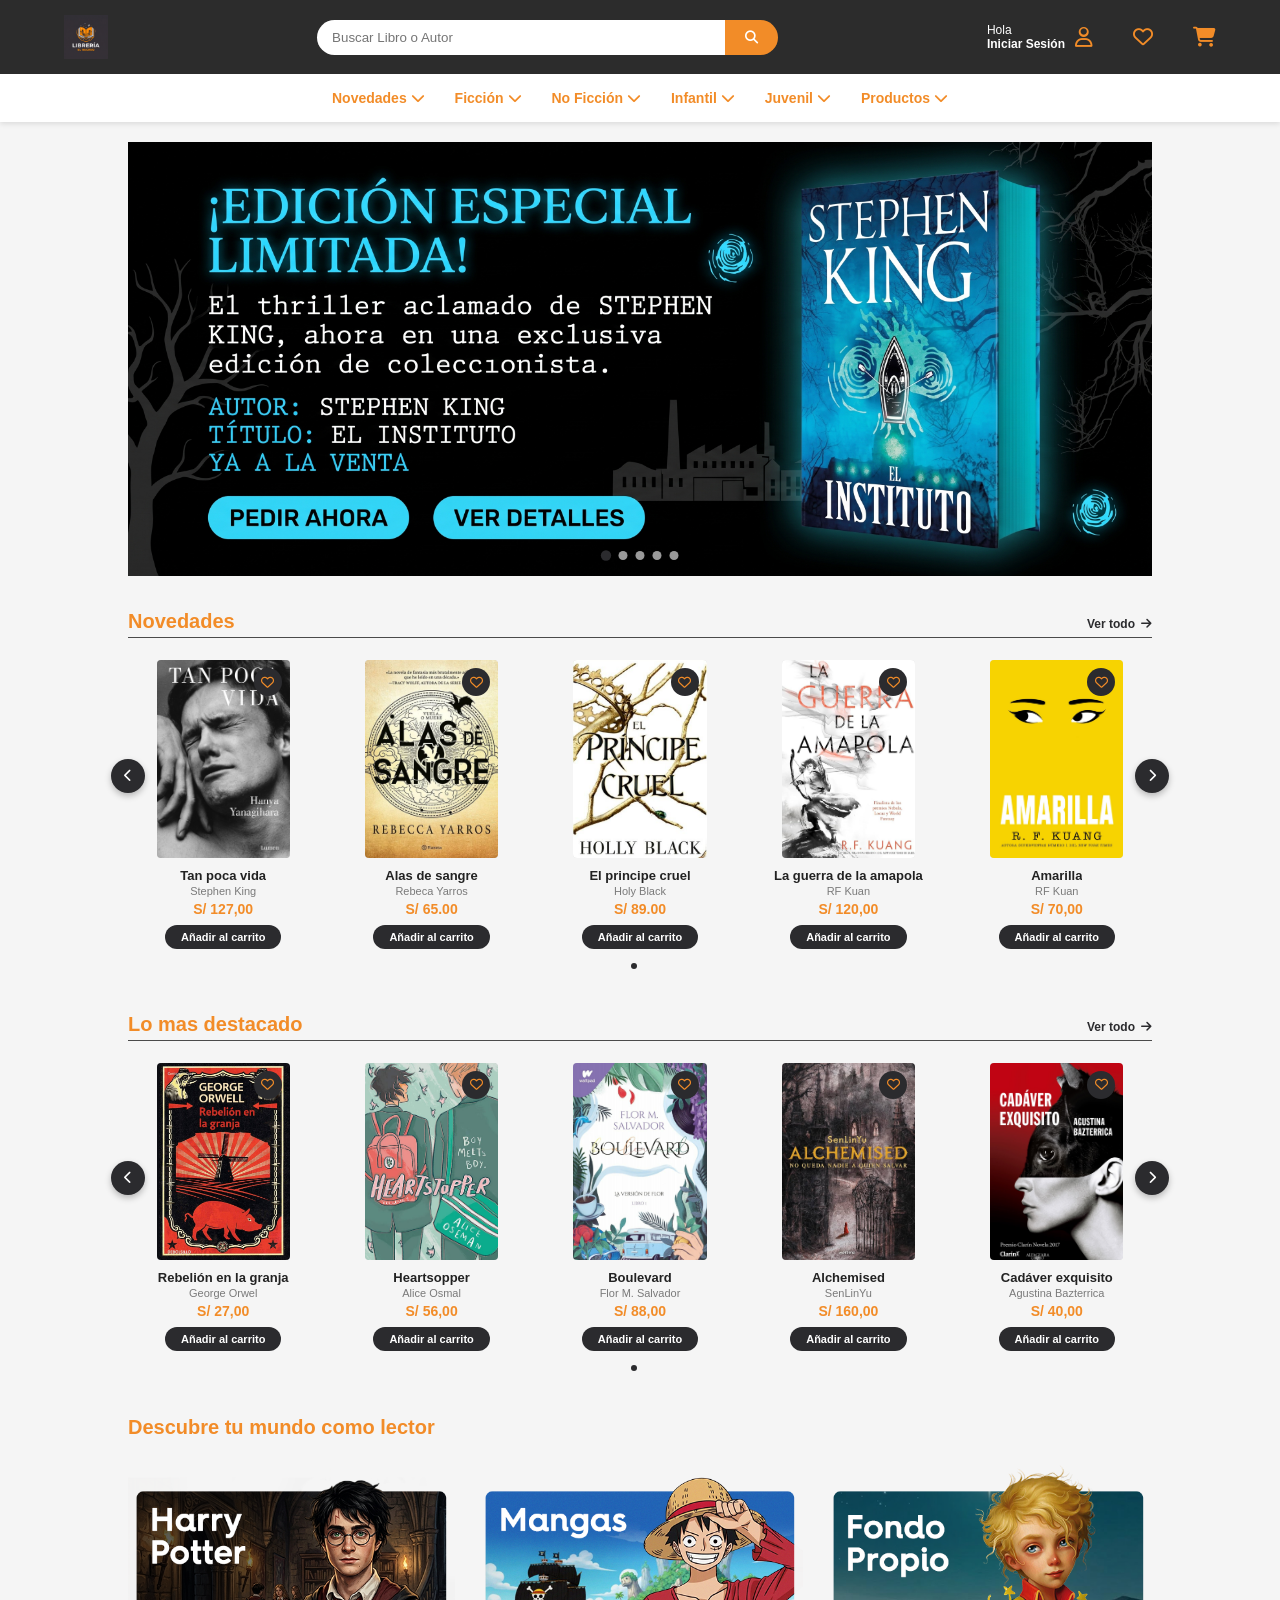
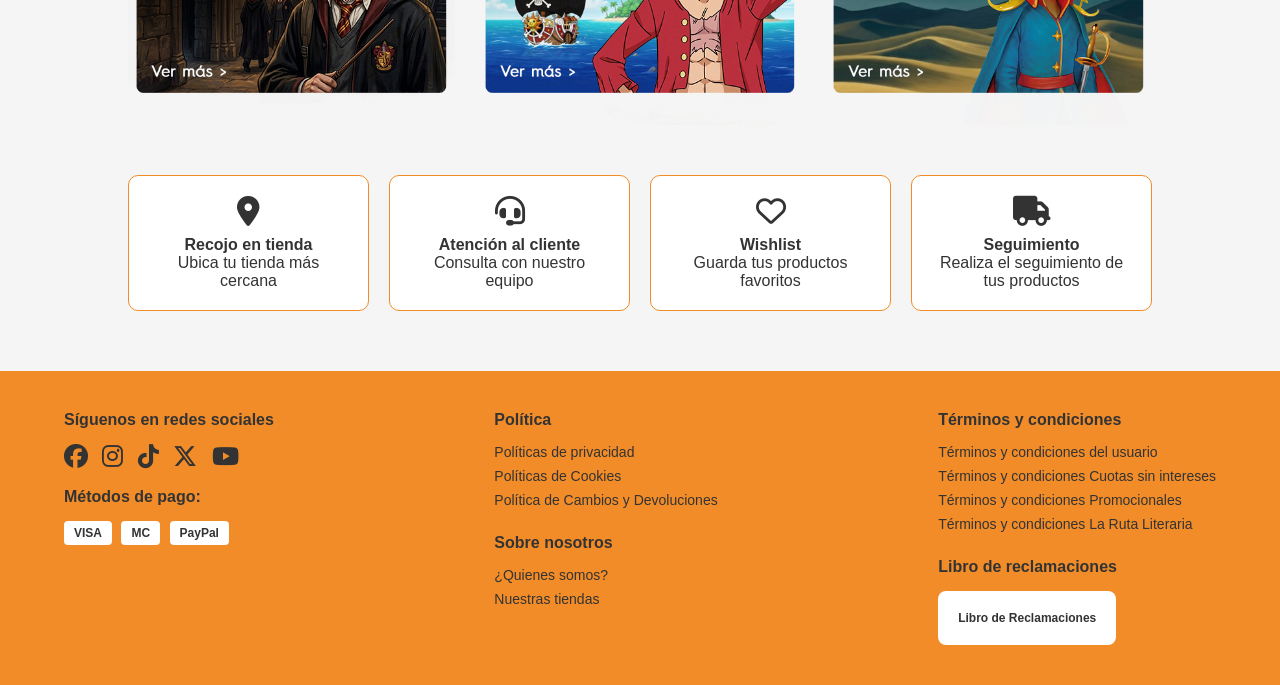
<file: index.html>
<!DOCTYPE html>
<html lang="en">
<head>
    <meta charset="UTF-8">
    <meta name="viewport" content="width=device-width, initial-scale=1.0">
    <title>Libreria El Recreo</title>
    <link rel="stylesheet" href="estilos.css">
    <link rel="stylesheet" href="https://cdnjs.cloudflare.com/ajax/libs/font-awesome/6.4.0/css/all.min.css">
    <meta name="viewport" content="width=device-width, initial-scale=1.0">
</head>
<body>
    <!--------------------------- CABECERA ------------------------------>
    <header class="header">
        <div class="header-top">
            <div class="logo">
                <a href="index.html">
                    <img src="imagenes/Logo_libreria.jpg" alt="Librería El Recreo" class="logo-img">
                </a>
            </div>
            <!-- caja busqueda -->
            <div class="search-bar">
                <input type="text" placeholder="Buscar Libro o Autor">
                <button type="submit"><i class="fa-solid fa-magnifying-glass"></i></button>
            </div>
            <!-- menus -->
            <div class="user-actions">
                <div class="action-item">
                    <div class="text">
                        <span class="greeting">Hola</span>
                        <a href="iniciar_sesion.html" class="login-link"> Iniciar Sesión</a>
                    </div>
                    <i class="fa-regular fa-user"></i>
                </div>
                <div class="action-item">
                    <a href="lista-deseos.html"><i class="fa-regular fa-heart"></i></a>
                </div>
                <div class="action-item">
                    <a href="carrito.html"><i class="fa-solid fa-cart-shopping"></i></a>
                </div>
            </div>
        </div>
        
        <!-- categorias -->
        <nav class="header-bottom">
            <ul class="nav-links">
                <!-- Desplegable 1 -->
                <li class="nav-item has-dropdown">
                    <a href="#" class="nav-link-main">Novedades <i class="fa-solid fa-chevron-down"></i></a>
                    
                    <div class="mega-menu">
                        <div class="mega-menu-content">
                            <div class="menu-column">
                                <h4>Nuevos</h4>
                                <ul>
                                    <li><a href="categoria.html">Lanzamientos Nuevos</a></li>
                                    <li><a href="categoria.html">Preventa</a></li>
                                </ul>
                            </div>

                            <!-- Columna 2 -->
                            <div class="menu-column">
                                <h4>Nuevos Autores</h4>
                                <ul>
                                    <li><a href="categoria.html">Autores Nuevos</a></li>
                                </ul>
                            </div>
                        </div>
                    </div>
                </li>
                
                <!-- Desplegable 2 -->
                <li class="nav-item has-dropdown">
                    <a href="categoria.html" class="nav-link-main">Ficción <i class="fa-solid fa-chevron-down"></i></a>
                    
                    <!-- Contenedor del desplegable -->
                    <div class="mega-menu">
                        <div class="mega-menu-content">
                            <!-- Columna 1 -->
                            <div class="menu-column">
                                <h4>Narrativa</h4>
                                <ul>
                                    <li><a href="categoria.html">Literatura clásica</a></li>
                                    <li><a href="categoria.html">Literatura peruana</a></li>
                                    <li><a href="categoria.html">Literatura Latinoamericana</a></li>
                                    <li><a href="categoria.html">Literatura Universal</a></li>
                                    <li><a href="categoria.html">Literatura en otros idiomas</a></li>
                                </ul>
                            </div>

                            <!-- Columna 2 -->
                            <div class="menu-column">
                                <h4>Novelas</h4>
                                <ul>
                                    <li><a href="categoria_libro.html">Ciencia ficción</a></li>
                                    <li><a href="categoria_libro.html">Fantasía</a></li>
                                    <li><a href="categoria_libro.html">Distopías</a></li>
                                    <li><a href="categoria_libro.html">Terror</a></li>
                                    <li><a href="categoria_libro.html">Románticas</a></li>
                                </ul>
                            </div>

                            <!-- Columna 3 -->
                            <div class="menu-column">
                                <h4>Lírica y drama</h4>
                                <ul>
                                    <li><a href="categoria_libro.html">Poesía</a></li>
                                    <li><a href="categoria_libro.html">Teatro</a></li>
                                </ul>
                            </div>

                            <!-- Columna 4 -->
                            <div class="menu-column">
                                <h4>Comics y mangas</h4>
                                <ul>
                                    <li><a href="categoria_libro.html">Cómic de heroes</a></li>
                                    <li><a href="categoria_libro.html">Cómic infantil</a></li>
                                    <li><a href="categoria_libro.html">Cómic clásico</a></li>
                                    <li><a href="categoria_libro.html">Humor</a></li>
                                    <li><a href="categoria_libro.html">Novela gráfica</a></li>
                                    <li><a href="categoria_libro.html">Manga Shojo</a></li>
                                    <li><a href="categoria_libro.html">Manga Shonen</a></li>
                                </ul>
                            </div>
                        </div>
                    </div>
                </li>

                <!-- Desplegable 3 -->
                <li class="nav-item has-dropdown">
                    <a href="categoria_libro.html" class="nav-link-main">No Ficción <i class="fa-solid fa-chevron-down"></i></a>
                    
                    <!-- Contenedor del desplegable -->
                    <div class="mega-menu">
                        <div class="mega-menu-content">
                            <!-- Columna 1 -->
                            <div class="menu-column">
                                <h4>Política</h4>
                                <ul>
                                    <li><a href="categoria_libro.html">Literatura clásica</a></li>
                                    <li><a href="categoria_libro.html">Literatura peruana</a></li>
                                    <li><a href="categoria_libro.html">Literatura Latinoamericana</a></li>
                                    <li><a href="categoria_libro.html">Literatura Universal</a></li>
                                    <li><a href="categoria_libro.html">Literatura en otros idiomas</a></li>
                                </ul>
                            </div>

                            <!-- Columna 2 -->
                            <div class="menu-column">
                                <h4>Historia</h4>
                                <ul>
                                    <li><a href="categoria_libro.html">Historia del Perú</a></li>
                                    <li><a href="categoria_libro.html">Fantasía</a></li>
                                    <li><a href="categoria_libro.html">Distopías</a></li>
                                    <li><a href="categoria_libro.html">Terror</a></li>
                                    <li><a href="categoria_libro.html">Románticas</a></li>
                                </ul>
                            </div>

                            <!-- Columna 3 -->
                            <div class="menu-column">
                                <h4>Ciencia</h4>
                                <ul>
                                    <li><a href="categoria_libro.html">Química</a></li>
                                    <li><a href="categoria_libro.html">Medicina</a></li>
                                </ul>
                            </div>

                            <!-- Columna 4 -->
                            <div class="menu-column">
                                <h4>Cocina</h4>
                                <ul>
                                    <li><a href="categoria_libro.html">Cómic de heroes</a></li>
                                    <li><a href="categoria_libro.html">Cómic infantil</a></li>
                                    <li><a href="categoria_libro.html">Cómic clásico</a></li>
                                    <li><a href="categoria_libro.html">Humor</a></li>
                                    <li><a href="categoria_libro.html">Novela gráfica</a></li>
                                    <li><a href="categoria_libro.html">Manga Shojo</a></li>
                                    <li><a href="categoria_libro.html">Manga Shonen</a></li>
                                </ul>
                            </div>
                        </div>
                    </div>
                </li>

                <!-- Desplegable 4 -->
                <li class="nav-item has-dropdown">
                    <a href="categoria_libro.html" class="nav-link-main">Infantil <i class="fa-solid fa-chevron-down"></i></a>
                    
                    <!-- Contenedor del desplegable -->
                    <div class="mega-menu">
                        <div class="mega-menu-content">
                            <!-- Columna 1 -->
                            <div class="menu-column">
                                <h4>Cuentos</h4>
                                <ul>
                                    <li><a href="categoria_libro.html">Ceuntos Peruanos</a></li>
                                    <li><a href="categoria_libro.html">Leyendas</a></li>
                                    <li><a href="categoria_libro.html">Abecedario</a></li>
                                    <li><a href="categoria_libro.html">Geografía</a></li>
                                </ul>
                            </div>

                            <!-- Columna 2 -->
                            <div class="menu-column">
                                <h4>Académicos</h4>
                                <ul>
                                    <li><a href="categoria_libro.html">Repaso de literatura</a></li>
                                    <li><a href="categoria_libro.html">Matemáticos</a></li>
                                </ul>
                            </div>

                            <!-- Columna 3 -->
                            <div class="menu-column">
                                <h4>Psicología</h4>
                                <ul>
                                    <li><a href="categoria_libro.html">Prelectura</a></li>
                                    <li><a href="categoria_libro.html">Prelectura</a></li>
                                </ul>
                            </div>

                            <!-- Columna 4 -->
                            <div class="menu-column">
                                <h4>Historias</h4>
                                <ul>
                                    <li><a href="categoria_libro.html">Cuentos para niños</a></li>
                                    <li><a href="categoria_libro.html">Materiales de arte</a></li>
                                    <li><a href="categoria_libro.html">Cómic clásico</a></li>
                                    <li><a href="categoria_libro.html">Valores</a></li>
                                    <li><a href="categoria_libro.html">Comics educativos</a></li>
                                    <li><a href="categoria_libro.html">Manualidades</a></li>
                                    <li><a href="categoria_libro.html">Cultura</a></li>
                                </ul>
                            </div>
                        </div>
                    </div>
                </li>

                <!-- Desplegable 5 -->
                <li class="nav-item has-dropdown">
                    <a href="categoria_libro.html" class="nav-link-main">Juvenil <i class="fa-solid fa-chevron-down"></i></a>
                    
                    <!-- Contenedor del desplegable -->
                    <div class="mega-menu">
                        <div class="mega-menu-content">
                            <!-- Columna 1 -->
                            <div class="menu-column">
                                <h4>Comics y Mangas</h4>
                                <ul>
                                    <li><a href="categoria_libro.html">Shojo</a></li>
                                    <li><a href="categoria_libro.html">Shonen</a></li>
                                    <li><a href="categoria_libro.html">Isekai</a></li>
                                    <li><a href="categoria_libro.html">Yaoi</a></li>
                                </ul>
                            </div>

                            <!-- Columna 2 -->
                            <div class="menu-column">
                                <h4>Literatura Juvenil</h4>
                                <ul>
                                    <li><a href="categoria_libro.html">Teror y Misterio</a></li>
                                    <li><a href="categoria_libro.html">Ciencia ficción</a></li>
                                    <li><a href="categoria_libro.html">Boys Love</a></li>
                                    <li><a href="categoria_libro.html">Drama</a></li>
                                    <li><a href="categoria_libro.html">Romance</a></li>
                                </ul>
                            </div>

                            <!-- Columna 3 -->
                            <div class="menu-column">
                                <h4>Romance</h4>
                                <ul>
                                    <li><a href="categoria_libro.html">Romance maduro</a></li>
                                    <li><a href="categoria_libro.html">Romance aloescente</a></li>
                                </ul>
                            </div>

                            <!-- Columna 4 -->
                            <div class="menu-column">
                                <h4>Fantasia</h4>
                                <ul>
                                    <li><a href="categoria_libro.html">Monster Romance</a></li>
                                    <li><a href="categoria_libro.html">Distopías</a></li>
                                    <li><a href="categoria_libro.html">Terror Psicológico</a></li>
                                    <li><a href="categoria_libro.html">Dramna adolescente</a></li>
                                    <li><a href="categoria_libro.html">Clasicos</a></li>
                                    <li><a href="categoria_libro.html">Wattpad</a></li>
                                </ul>
                            </div>
                        </div>
                    </div>
                </li>

                <!-- Desplegable 6 -->
                <li class="nav-item has-dropdown">
                    <a href="categoria.html" class="nav-link-main">Productos <i class="fa-solid fa-chevron-down"></i></a>
                    
                    <!-- Contenedor del desplegable -->
                    <div class="mega-menu">
                        <div class="mega-menu-content">
                            <!-- Columna 1 -->
                            <div class="menu-column">
                                <h4>Material de arte</h4>
                                <ul>
                                    <li><a href="categoria.html">Utiles escolares</a></li>
                                    <li><a href="categoria.html">Objetos de lectura</a></li>
                                    <li><a href="categoria.html">Organizadores</a></li>
                                    <li><a href="categoria.html">Papeleria</a></li>
                                </ul>
                            </div>

                            <!-- Columna 2 -->
                            <div class="menu-column">
                                <h4>Juegos de mesa</h4>
                                <ul>
                                    <li><a href="categoria.html">Juegos clásicos</a></li>
                                    <li><a href="categoria.html">Juegos de estrategia</a></li>
                                    <li><a href="categoria.html">Juegos cooperativos</a></li>
                                    <li><a href="categoria.html">Juegos de rol</a></li>
                                    <li><a href="categoria.html">Juegos familiar</a></li>
                                </ul>
                            </div>

                            <!-- Columna 3 -->
                            <div class="menu-column">
                                <h4>Merchandising</h4>
                                <ul>
                                    <li><a href="categoria.html">Decoración</a></li>
                                    <li><a href="categoria.html">Peluches</a></li>
                                    <li><a href="categoria.html">Coleccionables</a></li>
                                </ul>
                            </div>

                            <!-- Columna 4 -->
                            <div class="menu-column">
                                <h4>Rompecabezas</h4>
                                <ul>
                                    <li><a href="categoria.html">Rompecabezas fáciles</a></li>
                                    <li><a href="categoria.html">Rompecabezas de 1000 piezas</a></li>
                                    <li><a href="categoria.html">Rompecabezas de madera</a></li>
                                    <li><a href="categoria.html">Rompecabezas para niños</a></li>
                                </ul>
                            </div>
                        </div>
                    </div>
                </li>
            </ul>
        </nav>
    </header>

    <!---------------------- BANNERS --------------->
    <main>
        <!-- banner -->
        <section class="hero-slider-section">
            <div class="slider-wrapper">
                <!-- contenedor deslizable de diapositivas -->
                <div class="slider-track" id="heroSliderTrack">
                    <!-- Slide 1 -->
                    <div class="slide">
                        <div class="banner-placeholder">
                           <img src="imagenes/banner02.jpg" alt="Banner 1">
                        </div>
                    </div>
                    <!-- slide 2 -->
                    <div class="slide">
                        <div class="banner-placeholder">
                            <img src="imagenes/banner03.jpg" alt="Banner 1">
                        </div>
                    </div>
                    <!-- slide 3 -->
                    <div class="slide">
                        <div class="banner-placeholder">
                            <img src="imagenes/banner01.jpg" alt="Banner 1">
                        </div>
                    </div>
                    <!-- slide 4 -->
                    <div class="slide">
                        <div class="banner-placeholder">
                            <img src="imagenes/banner02.jpg" alt="Banner 1">
                        </div>
                    </div>
                    <!-- slide 5 -->
                    <div class="slide">
                        <div class="banner-placeholder">
                            <img src="imagenes/banner01.jpg" alt="Banner 1">
                        </div>
                    </div>
                </div>

                <!-- puntos indicadores-->
                <div class="slider-indicators" id="heroIndicators">
                    <button class="indicator-dot active" aria-label="Ir al slide 1"></button>
                    <button class="indicator-dot" aria-label="Ir al slide 2"></button>
                    <button class="indicator-dot" aria-label="Ir al slide 3"></button>
                    <button class="indicator-dot" aria-label="Ir al slide 4"></button>
                    <button class="indicator-dot" aria-label="Ir al slide 5"></button>
                </div>
            </div>
        </section>

        <!--------------------- NOVEDADES ------------------->

        <section class="book-slider-section">
            <div class="section-header">
                <h3 class="section-title">Novedades</h3>
                <a href="categoria.html" class="view-all">Ver todo <i class="fa-solid fa-arrow-right"></i></a>
            </div>
            <div class="carousel-wrapper">
                <button class="carousel-btn prev-btn" aria-label="Anterior">
                    <i class="fa-solid fa-chevron-left"></i>
                </button>

                <div class="books-grid">
                    <!-- Libro 1 -->
                    <!-- Libro 1 (Tan poca vida) -->
                    <article class="book-card">
                        <div class="book-cover-wrapper">
                            <a href="detalle_libro.html?id=1"><img src="imagenes/portada01.jpg" alt="Tan poca vida" class="book-cover-img"></a>
                            <button class="btn-wishlist"><i class="fa-regular fa-heart"></i></button>
                        </div>
                        <div class="book-info">
                            <h4 class="book-title"><a href="detalle_libro.html?id=1">Tan poca vida</a></h4>
                            <span class="book-author">Stephen King</span>
                            <span class="book-price">S/ 127,00</span>
                            <button class="btn-add-cart">Añadir al carrito</button>
                        </div>
                    </article>

                    <!-- Libro 2 (Alas de sangre) -->
                    <article class="book-card">
                        <div class="book-cover-wrapper">
                            <a href="detalle_libro.html?id=2"><img src="imagenes/portada02.jpg" alt="Alas de sangre" class="book-cover-img"></a>
                            <button class="btn-wishlist"><i class="fa-regular fa-heart"></i></button>
                        </div>
                        <div class="book-info">
                            <h4 class="book-title"><a href="detalle_libro.html?id=2">Alas de sangre</a></h4>
                            <span class="book-author">Rebeca Yarros</span>
                            <span class="book-price">S/ 65.00</span>
                            <button class="btn-add-cart">Añadir al carrito</button>
                        </div>
                    </article>

                    <!-- Libro 3 (El principe cruel) -->
                    <article class="book-card">
                        <div class="book-cover-wrapper">
                            <a href="detalle_libro.html?id=3"><img src="imagenes/portada03.jpg" alt="El principe cruel" class="book-cover-img"></a>
                            <button class="btn-wishlist"><i class="fa-regular fa-heart"></i></button>
                        </div>
                        <div class="book-info">
                            <h4 class="book-title"><a href="detalle_libro.html?id=3">El principe cruel</a></h4>
                            <span class="book-author">Holy Black</span>
                            <span class="book-price">S/ 89.00</span>
                            <button class="btn-add-cart">Añadir al carrito</button>
                        </div>
                    </article>

                    <!-- Libro 4 -->
                    <article class="book-card">
                        <div class="book-cover-wrapper">
                            <a href="detalle_libro.html?id=4"><img src="imagenes/portada04.jpg" alt="Título del Libro" class="book-cover-img"></a>
                            <button class="btn-wishlist" aria-label="Añadir a favoritos">
                                <i class="fa-regular fa-heart"></i>
                            </button>
                        </div>
                        <div class="book-info">
                            <h4 class="book-title"><a href="detalle-libro.html?id=4">La guerra de la amapola</a></h4>
                            <span class="book-author">RF Kuan</span>
                            <span class="book-price">S/ 120,00</span>
                            <button class="btn-add-cart">Añadir al carrito</button>
                        </div>
                    </article>

                    <!-- Libro 5 -->
                    <article class="book-card">
                        <div class="book-cover-wrapper">
                            <a href="detalle_libro.html?id=5"><img src="imagenes/portada05.jpg" alt="Título del Libro" class="book-cover-img"></a>
                            <button class="btn-wishlist" aria-label="Añadir a favoritos">
                                <i class="fa-regular fa-heart"></i>
                            </button>
                        </div>
                        <div class="book-info">
                            <h4 class="book-title"><a href="detalle-libro.html?id=5">Amarilla</a></h4>
                            <span class="book-author">RF Kuan</span>
                            <span class="book-price">S/ 70,00</span>
                            <button class="btn-add-cart">Añadir al carrito</button>
                        </div>
                    </article>
                </div>

                <button class="carousel-btn next-btn" aria-label="Siguiente">
                    <i class="fa-solid fa-chevron-right"></i>
                </button>
            </div>

            <div class="carousel-dots">
                <span class="dot active"></span>
                <span class="dot"></span>
            </div>
        </section>

        <!--------------------- LO MAS DESTACADIO ------------------->

        <section class="book-slider-section">
            <div class="section-header">
                <h3 class="section-title">Lo mas destacado</h3>
                <a href="categoria.html" class="view-all">Ver todo <i class="fa-solid fa-arrow-right"></i></a>
            </div>
            <div class="carousel-wrapper">
                <button class="carousel-btn prev-btn" aria-label="Anterior">
                    <i class="fa-solid fa-chevron-left"></i>
                </button>

                <div class="books-grid">
                    <!-- Libro 1 -->
                    <article class="book-card">
                        <div class="book-cover-wrapper">
                            <a href="#"><img src="imagenes/portada06.jpg" alt="Título del Libro" class="book-cover-img"></a>
                            <button class="btn-wishlist" aria-label="Añadir a favoritos">
                                <i class="fa-regular fa-heart"></i>
                            </button>
                        </div>
                        <div class="book-info">
                            <h4 class="book-title"><a href="detalle-libro.html">Rebelión en la granja</a></h4>
                            <span class="book-author">George Orwel</span>
                            <span class="book-price">S/ 27,00</span>
                            <button class="btn-add-cart">Añadir al carrito</button>
                        </div>
                    </article>

                    <!-- Libro 2 -->
                    <article class="book-card">
                        <div class="book-cover-wrapper">
                            <a href="#"><img src="imagenes/portada07.jpg" alt="Título del Libro" class="book-cover-img"></a>
                            <button class="btn-wishlist" aria-label="Añadir a favoritos">
                                <i class="fa-regular fa-heart"></i>
                            </button>
                        </div>
                        <div class="book-info">
                            <h4 class="book-title"><a href="detalle-libro.html">Heartsopper</a></h4>
                            <span class="book-author">Alice Osmal</span>
                            <span class="book-price">S/ 56,00</span>
                            <button class="btn-add-cart">Añadir al carrito</button>
                        </div>
                    </article>

                    <!-- Libro 3 -->
                    <article class="book-card">
                        <div class="book-cover-wrapper">
                            <a href="#"><img src="imagenes/portada08.jpg" alt="Título del Libro" class="book-cover-img"></a>
                            <button class="btn-wishlist" aria-label="Añadir a favoritos">
                                <i class="fa-regular fa-heart"></i>
                            </button>
                        </div>
                        <div class="book-info">
                            <h4 class="book-title"><a href="detalle-libro.html">Boulevard</a></h4>
                            <span class="book-author">Flor M. Salvador</span>
                            <span class="book-price">S/ 88,00</span>
                            <button class="btn-add-cart">Añadir al carrito</button>
                        </div>
                    </article>

                    <!-- Libro 4 -->
                    <article class="book-card">
                        <div class="book-cover-wrapper">
                            <a href="#"><img src="imagenes/portada09.jpg" alt="Título del Libro" class="book-cover-img"></a>
                            <button class="btn-wishlist" aria-label="Añadir a favoritos">
                                <i class="fa-regular fa-heart"></i>
                            </button>
                        </div>
                        <div class="book-info">
                            <h4 class="book-title"><a href="detalle-libro.html">Alchemised</a></h4>
                            <span class="book-author">SenLinYu</span>
                            <span class="book-price">S/ 160,00</span>
                            <button class="btn-add-cart">Añadir al carrito</button>
                        </div>
                    </article>

                    <!-- Libro 5 -->
                    <article class="book-card">
                        <div class="book-cover-wrapper">
                            <a href=""><img src="imagenes/portada10.jpg" alt="Título del Libro" class="book-cover-img"></a>
                            <button class="btn-wishlist" aria-label="Añadir a favoritos">
                                <i class="fa-regular fa-heart"></i>
                            </button>
                        </div>
                        <div class="book-info">
                            <h4 class="book-title"><a href="detalle-libro.html">Cadáver exquisito</a></h4>
                            <span class="book-author">Agustina Bazterrica</span>
                            <span class="book-price">S/ 40,00</span>
                            <button class="btn-add-cart">Añadir al carrito</button>
                        </div>
                    </article>
                </div>

                <button class="carousel-btn next-btn" aria-label="Siguiente">
                    <i class="fa-solid fa-chevron-right"></i>
                </button>
            </div>

            <div class="carousel-dots">
                <span class="dot active"></span>
                <span class="dot"></span>
            </div>
        </section>

        <!------------- DESCUBRE TU MUNDO COMO LECTOR  --------->
        <section class="discover-section">
            <h3 class="discover-title">Descubre tu mundo como lector</h3>
            <div class="discover-grid">
                <a href="#" class="discover-card">
                    <img src="imagenes/mundo_img1.png" alt="Promoción o categoría 1" class="discover-img">
                </a>
                <a href="#" class="discover-card">
                    <img src="imagenes/mundo_img2.png" alt="Promoción o categoría 2" class="discover-img">
                </a>
                <a href="#" class="discover-card">
                    <img src="imagenes/mundo_img3.png" alt="Promoción o categoría 3" class="discover-img">
                </a>
            </div>
        </section>

        <!-------------------------  BENEFICIOS------------->
        <section class="features-section">
            <div class="feature-card">
                <i class="fa-solid fa-location-dot"></i>
                <h4>Recojo en tienda</h4>
                <p>Ubica tu tienda más cercana</p>
            </div>
            <div class="feature-card">
                <i class="fa-solid fa-headset"></i>
                <h4>Atención al cliente</h4>
                <p>Consulta con nuestro equipo</p>
            </div>
            <div class="feature-card">
                <i class="fa-regular fa-heart"></i>
                <h4>Wishlist</h4>
                <p>Guarda tus productos favoritos</p>
            </div>
            <div class="feature-card">
                <i class="fa-solid fa-truck"></i>
                <h4>Seguimiento</h4>
                <p>Realiza el seguimiento de tus productos</p>
            </div>
        </section>
    </main>

    <!------------------------- FOOTER ----------------->
    <footer class="footer">
        <div class="footer-container">
            <div class="footer-column">
                <h4>Síguenos en redes sociales</h4>
                <div class="social-icons">
                    <i class="fa-brands fa-facebook"></i>
                    <i class="fa-brands fa-instagram"></i>
                    <i class="fa-brands fa-tiktok"></i>
                    <i class="fa-brands fa-x-twitter"></i>
                    <i class="fa-brands fa-youtube"></i>
                </div>
                <h4>Métodos de pago:</h4>
                <div class="payment-icons">
                    <span class="placeholder-icon">VISA</span>
                    <span class="placeholder-icon">MC</span>
                    <span class="placeholder-icon">PayPal</span>
                </div>
            </div>

            <div class="footer-column">
                <h4>Política</h4>
                <ul>
                    <li><a href="#">Políticas de privacidad</a></li>
                    <li><a href="#">Políticas de Cookies</a></li>
                    <li><a href="#">Política de Cambios y Devoluciones</a></li>
                </ul>
                <br>
                <h4>Sobre nosotros</h4>
                <ul>
                    <li><a href="#">¿Quienes somos?</a></li>
                    <li><a href="#">Nuestras tiendas</a></li>
                </ul>
            </div>

            <div class="footer-column">
                <h4>Términos y condiciones</h4>
                <ul>
                    <li><a href="#">Términos y condiciones del usuario</a></li>
                    <li><a href="#">Términos y condiciones Cuotas sin intereses</a></li>
                    <li><a href="#">Términos y condiciones Promocionales</a></li>
                    <li><a href="#">Términos y condiciones La Ruta Literaria</a></li>
                </ul>
                <br>
                <h4>Libro de reclamaciones</h4>
                <div class="libro-reclamaciones placeholder-icon">
                    Libro de Reclamaciones
                </div>
            </div>
        </div>
    </footer>
    <script src="script.js"></script>
</body>
</html>
</file>
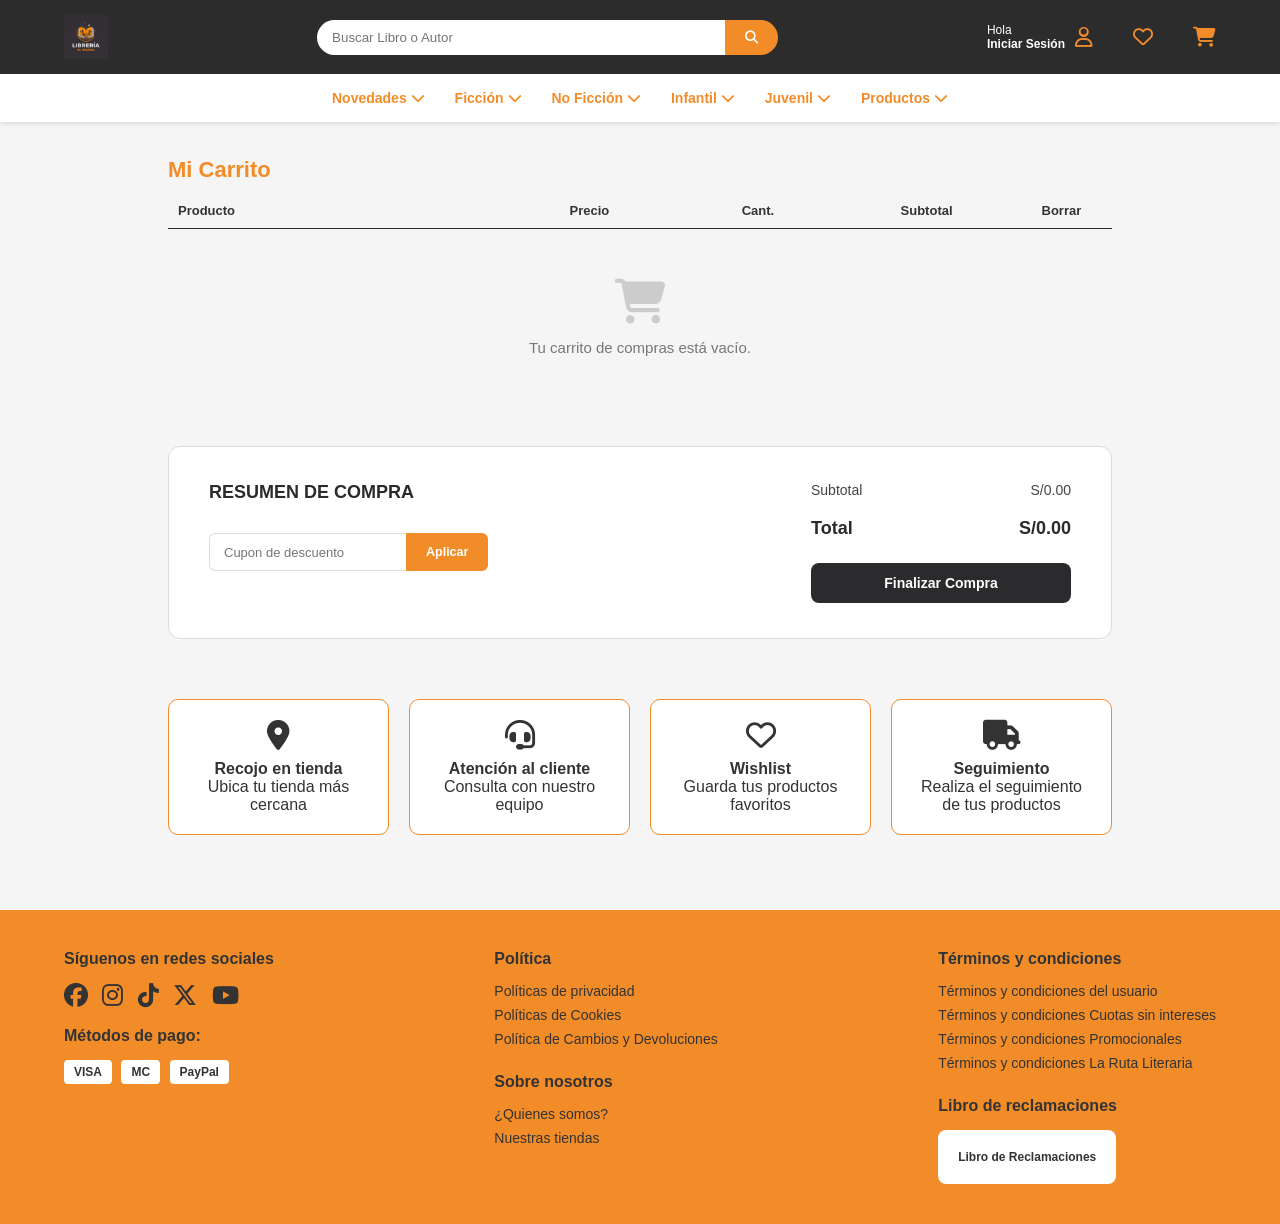
<file: carrito.html>
<!DOCTYPE html>
<html lang="es">
<head>
    <meta charset="UTF-8">
    <meta name="viewport" content="width=device-width, initial-scale=1.0">
    <title>Mi Carrito - Librería El Recreo</title>
    <link rel="stylesheet" href="estilos.css">
    <link rel="stylesheet" href="https://cdnjs.cloudflare.com/ajax/libs/font-awesome/6.4.0/css/all.min.css">
</head>
<body>

    <!-- ================= CABECERA ================= -->
    <header class="header">
        <div class="header-top">
            <div class="logo">
                <a href="index.html">
                    <img src="imagenes/Logo_libreria.jpg" alt="Librería El Recreo" class="logo-img">
                </a>
            </div>
            <div class="search-bar">
                <input type="text" placeholder="Buscar Libro o Autor">
                <button type="submit"><i class="fa-solid fa-magnifying-glass"></i></button>
            </div>
            <div class="user-actions">
                <div class="action-item">
                    <div class="text">
                        <span class="greeting">Hola</span>
                        <a href="iniciar_sesion.html" class="login-link">Iniciar Sesión</a>
                    </div>
                    <i class="fa-regular fa-user"></i>
                </div>
                <div class="action-item">
                    <a href="lista-deseos.html"><i class="fa-regular fa-heart"></i></a>
                </div>
                <div class="action-item">
                    <a href="carrito.html"><i class="fa-solid fa-cart-shopping" style="color: var(--primary-orange);"></i></a>
                </div>
            </div>
        </div>
        
        <nav class="header-bottom">
            <ul class="nav-links">
                <li><a href="#">Novedades <i class="fa-solid fa-chevron-down"></i></a></li>
                <li><a href="categoria_libro.html">Ficción <i class="fa-solid fa-chevron-down"></i></a></li>
                <li><a href="categoria_libro.html">No Ficción <i class="fa-solid fa-chevron-down"></i></a></li>
                <li><a href="categoria_libro.html">Infantil <i class="fa-solid fa-chevron-down"></i></a></li>
                <li><a href="categoria_libro.html">Juvenil <i class="fa-solid fa-chevron-down"></i></a></li>
                <li><a href="#">Productos <i class="fa-solid fa-chevron-down"></i></a></li>
            </ul>
        </nav>
    </header>

    <!-- ================= CUERPO PRINCIPAL ================= -->
    <main class="carrito-main">
        <h1 class="carrito-titulo">Mi Carrito</h1>

        <!-- Cabecera de la tabla de productos -->
        <div class="cart-table-header">
            <span class="col-prod">Producto</span>
            <span class="col-precio">Precio</span>
            <span class="col-cant">Cant.</span>
            <span class="col-subtotal">Subtotal</span>
            <span class="col-borrar">Borrar</span>
        </div>

        <!-- Contenedor dinámico de filas del carrito -->
        <div class="cart-items-container" id="contenedorCarrito">
            <!-- JavaScript llenará los productos aquí -->
        </div>

        <!-- Tarjeta de Resumen de Compra -->
        <section class="cart-summary-card">
            <div class="summary-left">
                <h2 class="summary-title">RESUMEN DE COMPRA</h2>
                <div class="coupon-box">
                    <input type="text" placeholder="Cupon de descuento">
                    <button type="button" class="btn-coupon">Aplicar</button>
                </div>
            </div>

            <div class="summary-right">
                <div class="summary-line">
                    <span class="label">Subtotal</span>
                    <span class="amount" id="cartSubtotalText">S/00,00</span>
                </div>
                <div class="summary-line total-line">
                    <span class="label">Total</span>
                    <span class="amount" id="cartTotalText">S/00,00</span>
                </div>
                <button type="button" class="btn-checkout">Finalizar Compra</button>
            </div>
        </section>

        <!-- Beneficios -->
        <section class="features-section">
            <div class="feature-card">
                <i class="fa-solid fa-location-dot"></i>
                <h4>Recojo en tienda</h4>
                <p>Ubica tu tienda más cercana</p>
            </div>
            <div class="feature-card">
                <i class="fa-solid fa-headset"></i>
                <h4>Atención al cliente</h4>
                <p>Consulta con nuestro equipo</p>
            </div>
            <div class="feature-card">
                <i class="fa-regular fa-heart"></i>
                <h4>Wishlist</h4>
                <p>Guarda tus productos favoritos</p>
            </div>
            <div class="feature-card">
                <i class="fa-solid fa-truck"></i>
                <h4>Seguimiento</h4>
                <p>Realiza el seguimiento de tus productos</p>
            </div>
        </section>
    </main>

    <!-- ================= FOOTER ================= -->
    <footer class="footer">
        <div class="footer-container">
            <div class="footer-column">
                <h4>Síguenos en redes sociales</h4>
                <div class="social-icons">
                    <i class="fa-brands fa-facebook"></i>
                    <i class="fa-brands fa-instagram"></i>
                    <i class="fa-brands fa-tiktok"></i>
                    <i class="fa-brands fa-x-twitter"></i>
                    <i class="fa-brands fa-youtube"></i>
                </div>
                <h4>Métodos de pago:</h4>
                <div class="payment-icons">
                    <span class="placeholder-icon">VISA</span>
                    <span class="placeholder-icon">MC</span>
                    <span class="placeholder-icon">PayPal</span>
                </div>
            </div>

            <div class="footer-column">
                <h4>Política</h4>
                <ul>
                    <li><a href="#">Políticas de privacidad</a></li>
                    <li><a href="#">Políticas de Cookies</a></li>
                    <li><a href="#">Política de Cambios y Devoluciones</a></li>
                </ul>
                <br>
                <h4>Sobre nosotros</h4>
                <ul>
                    <li><a href="#">¿Quienes somos?</a></li>
                    <li><a href="#">Nuestras tiendas</a></li>
                </ul>
            </div>

            <div class="footer-column">
                <h4>Términos y condiciones</h4>
                <ul>
                    <li><a href="#">Términos y condiciones del usuario</a></li>
                    <li><a href="#">Términos y condiciones Cuotas sin intereses</a></li>
                    <li><a href="#">Términos y condiciones Promocionales</a></li>
                    <li><a href="#">Términos y condiciones La Ruta Literaria</a></li>
                </ul>
                <br>
                <h4>Libro de reclamaciones</h4>
                <div class="libro-reclamaciones placeholder-icon">Libro de Reclamaciones</div>
            </div>
        </div>
    </footer>

    <!-- Scripts en orden -->
    <script src="datos_libros.js"></script>
    <script src="script.js"></script>
</body>
</html>
</file>
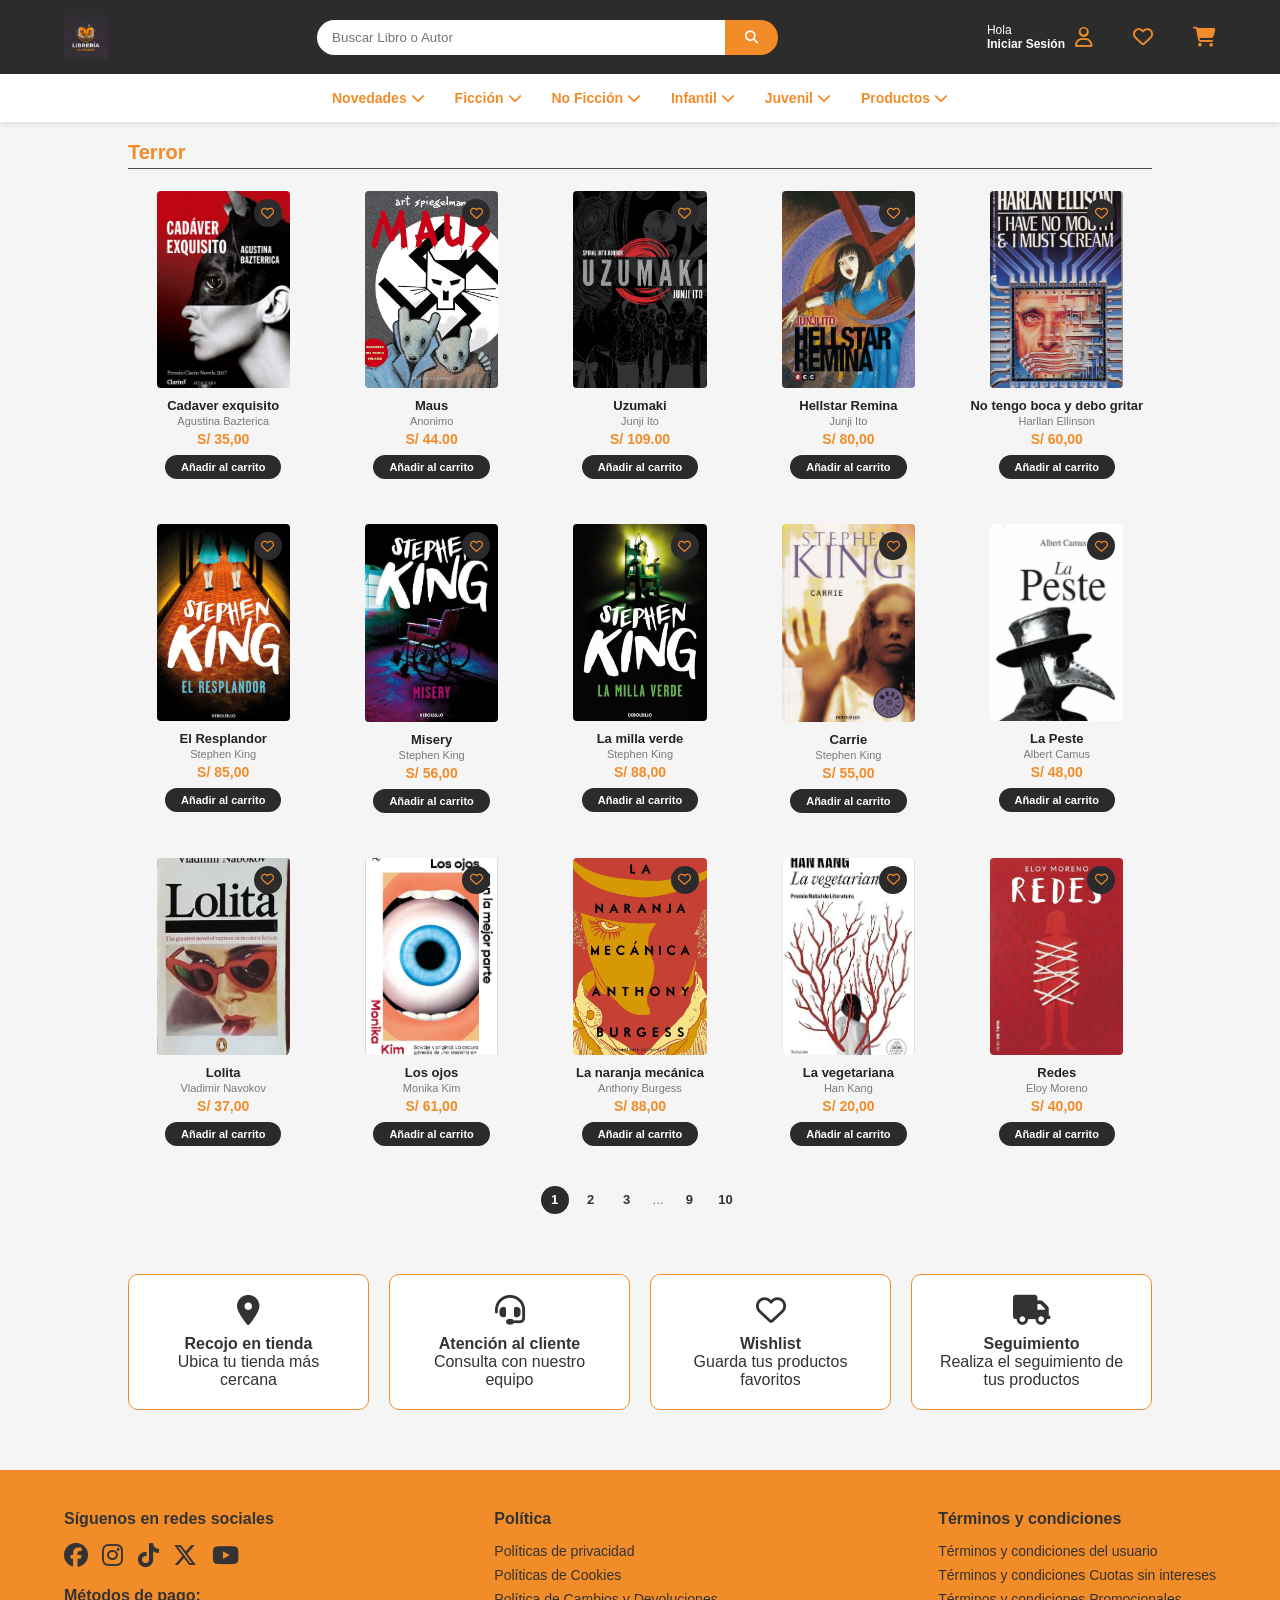
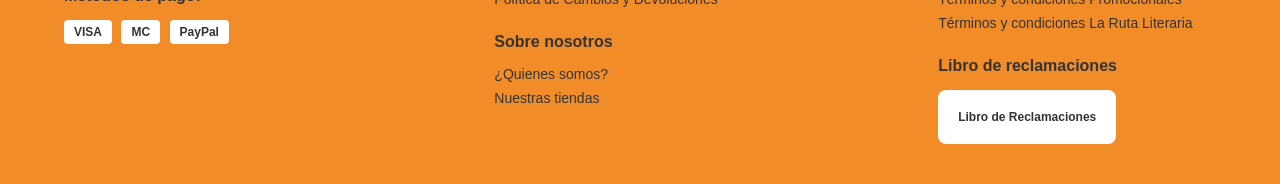
<file: categoria_libro.html>
<!DOCTYPE html>
<html lang="en">
<head>
    <meta charset="UTF-8">
    <meta name="viewport" content="width=device-width, initial-scale=1.0">
    <title>Categoria</title>
    <link rel="stylesheet" href="estilos.css">
    <link rel="stylesheet" href="https://cdnjs.cloudflare.com/ajax/libs/font-awesome/6.4.0/css/all.min.css">
    <meta name="viewport" content="width=device-width, initial-scale=1.0">
</head>
<body>
    <!--------------------------- CABECERA ------------------------------>
    <header class="header">
        <div class="header-top">
            <div class="logo">
                <a href="index.html">
                    <img src="imagenes/Logo_libreria.jpg" alt="Librería El Recreo" class="logo-img">
                </a>
            </div>
            <!-- caja busqueda -->
            <div class="search-bar">
                <input type="text" placeholder="Buscar Libro o Autor">
                <button type="submit"><i class="fa-solid fa-magnifying-glass"></i></button>
            </div>
            <!-- menus -->
            <div class="user-actions">
                <div class="action-item">
                    <div class="text">
                        <span class="greeting">Hola</span>
                        <a href="iniciar_sesion.html" class="login-link"> Iniciar Sesión</a>
                    </div>
                    <i class="fa-regular fa-user"></i>
                </div>
                <div class="action-item">
                    <a href="lista-deseos.html"><i class="fa-regular fa-heart"></i></a>
                </div>
                <div class="action-item">
                    <a href="carrito.html"><i class="fa-solid fa-cart-shopping"></i></a>
                </div>
            </div>
        </div>
        
        <!-- categorias -->
        <nav class="header-bottom">
            <ul class="nav-links">
                <!-- Desplegable 1 -->
                <li class="nav-item has-dropdown">
                    <a href="#" class="nav-link-main">Novedades <i class="fa-solid fa-chevron-down"></i></a>
                    
                    <div class="mega-menu">
                        <div class="mega-menu-content">
                            <div class="menu-column">
                                <h4>Nuevos</h4>
                                <ul>
                                    <li><a href="categoria.html">Lanzamientos Nuevos</a></li>
                                    <li><a href="categoria.html">Preventa</a></li>
                                </ul>
                            </div>

                            <!-- Columna 2 -->
                            <div class="menu-column">
                                <h4>Nuevos Autores</h4>
                                <ul>
                                    <li><a href="categoria.html">Autores Nuevos</a></li>
                                </ul>
                            </div>
                        </div>
                    </div>
                </li>
                
                <!-- Desplegable 2 -->
                <li class="nav-item has-dropdown">
                    <a href="categoria.html" class="nav-link-main">Ficción <i class="fa-solid fa-chevron-down"></i></a>
                    
                    <!-- Contenedor del desplegable -->
                    <div class="mega-menu">
                        <div class="mega-menu-content">
                            <!-- Columna 1 -->
                            <div class="menu-column">
                                <h4>Narrativa</h4>
                                <ul>
                                    <li><a href="categoria.html">Literatura clásica</a></li>
                                    <li><a href="categoria.html">Literatura peruana</a></li>
                                    <li><a href="categoria.html">Literatura Latinoamericana</a></li>
                                    <li><a href="categoria.html">Literatura Universal</a></li>
                                    <li><a href="categoria.html">Literatura en otros idiomas</a></li>
                                </ul>
                            </div>

                            <!-- Columna 2 -->
                            <div class="menu-column">
                                <h4>Novelas</h4>
                                <ul>
                                    <li><a href="categoria.html">Ciencia ficción</a></li>
                                    <li><a href="categoria.html">Fantasía</a></li>
                                    <li><a href="categoria.html">Distopías</a></li>
                                    <li><a href="categoria.html">Terror</a></li>
                                    <li><a href="categoria.html">Románticas</a></li>
                                </ul>
                            </div>

                            <!-- Columna 3 -->
                            <div class="menu-column">
                                <h4>Lírica y drama</h4>
                                <ul>
                                    <li><a href="categoria.html">Poesía</a></li>
                                    <li><a href="categoria.html">Teatro</a></li>
                                </ul>
                            </div>

                            <!-- Columna 4 -->
                            <div class="menu-column">
                                <h4>Comics y mangas</h4>
                                <ul>
                                    <li><a href="categoria.html">Cómic de heroes</a></li>
                                    <li><a href="categoria.html">Cómic infantil</a></li>
                                    <li><a href="categoria.html">Cómic clásico</a></li>
                                    <li><a href="categoria.html">Humor</a></li>
                                    <li><a href="categoria.html">Novela gráfica</a></li>
                                    <li><a href="categoria.html">Manga Shojo</a></li>
                                    <li><a href="categoria.html">Manga Shonen</a></li>
                                </ul>
                            </div>
                        </div>
                    </div>
                </li>

                <!-- Desplegable 3 -->
                <li class="nav-item has-dropdown">
                    <a href="categoria.html" class="nav-link-main">No Ficción <i class="fa-solid fa-chevron-down"></i></a>
                    
                    <!-- Contenedor del desplegable -->
                    <div class="mega-menu">
                        <div class="mega-menu-content">
                            <!-- Columna 1 -->
                            <div class="menu-column">
                                <h4>Política</h4>
                                <ul>
                                    <li><a href="categoria.html">Literatura clásica</a></li>
                                    <li><a href="categoria.html">Literatura peruana</a></li>
                                    <li><a href="categoria.html">Literatura Latinoamericana</a></li>
                                    <li><a href="categoria.html">Literatura Universal</a></li>
                                    <li><a href="categoria.html">Literatura en otros idiomas</a></li>
                                </ul>
                            </div>

                            <!-- Columna 2 -->
                            <div class="menu-column">
                                <h4>Historia</h4>
                                <ul>
                                    <li><a href="categoria.html">Historia del Perú</a></li>
                                    <li><a href="categoria.html">Fantasía</a></li>
                                    <li><a href="categoria.html">Distopías</a></li>
                                    <li><a href="categoria.html">Terror</a></li>
                                    <li><a href="categoria.html">Románticas</a></li>
                                </ul>
                            </div>

                            <!-- Columna 3 -->
                            <div class="menu-column">
                                <h4>Ciencia</h4>
                                <ul>
                                    <li><a href="categoria.html">Química</a></li>
                                    <li><a href="categoria.html">Medicina</a></li>
                                </ul>
                            </div>

                            <!-- Columna 4 -->
                            <div class="menu-column">
                                <h4>Cocina</h4>
                                <ul>
                                    <li><a href="categoria.html">Cómic de heroes</a></li>
                                    <li><a href="categoria.html">Cómic infantil</a></li>
                                    <li><a href="categoria.html">Cómic clásico</a></li>
                                    <li><a href="categoria.html">Humor</a></li>
                                    <li><a href="categoria.html">Novela gráfica</a></li>
                                    <li><a href="categoria.html">Manga Shojo</a></li>
                                    <li><a href="categoria.html">Manga Shonen</a></li>
                                </ul>
                            </div>
                        </div>
                    </div>
                </li>

                <!-- Desplegable 4 -->
                <li class="nav-item has-dropdown">
                    <a href="categoria.html" class="nav-link-main">Infantil <i class="fa-solid fa-chevron-down"></i></a>
                    
                    <!-- Contenedor del desplegable -->
                    <div class="mega-menu">
                        <div class="mega-menu-content">
                            <!-- Columna 1 -->
                            <div class="menu-column">
                                <h4>Cuentos</h4>
                                <ul>
                                    <li><a href="categoria.html">Ceuntos Peruanos</a></li>
                                    <li><a href="categoria.html">Leyendas</a></li>
                                    <li><a href="categoria.html">Abecedario</a></li>
                                    <li><a href="categoria.html">Geografía</a></li>
                                </ul>
                            </div>

                            <!-- Columna 2 -->
                            <div class="menu-column">
                                <h4>Académicos</h4>
                                <ul>
                                    <li><a href="categoria.html">Repaso de literatura</a></li>
                                    <li><a href="categoria.html">Matemáticos</a></li>
                                </ul>
                            </div>

                            <!-- Columna 3 -->
                            <div class="menu-column">
                                <h4>Psicología</h4>
                                <ul>
                                    <li><a href="categoria.html">Prelectura</a></li>
                                    <li><a href="categoria.html">Prelectura</a></li>
                                </ul>
                            </div>

                            <!-- Columna 4 -->
                            <div class="menu-column">
                                <h4>Historias</h4>
                                <ul>
                                    <li><a href="categoria.html">Cuentos para niños</a></li>
                                    <li><a href="categoria.html">Materiales de arte</a></li>
                                    <li><a href="categoria.html">Cómic clásico</a></li>
                                    <li><a href="categoria.html">Valores</a></li>
                                    <li><a href="categoria.html">Comics educativos</a></li>
                                    <li><a href="categoria.html">Manualidades</a></li>
                                    <li><a href="categoria.html">Cultura</a></li>
                                </ul>
                            </div>
                        </div>
                    </div>
                </li>

                <!-- Desplegable 5 -->
                <li class="nav-item has-dropdown">
                    <a href="categoria.html" class="nav-link-main">Juvenil <i class="fa-solid fa-chevron-down"></i></a>
                    
                    <!-- Contenedor del desplegable -->
                    <div class="mega-menu">
                        <div class="mega-menu-content">
                            <!-- Columna 1 -->
                            <div class="menu-column">
                                <h4>Comics y Mangas</h4>
                                <ul>
                                    <li><a href="categoria.html">Shojo</a></li>
                                    <li><a href="categoria.html">Shonen</a></li>
                                    <li><a href="categoria.html">Isekai</a></li>
                                    <li><a href="categoria.html">Yaoi</a></li>
                                </ul>
                            </div>

                            <!-- Columna 2 -->
                            <div class="menu-column">
                                <h4>Literatura Juvenil</h4>
                                <ul>
                                    <li><a href="categoria.html">Teror y Misterio</a></li>
                                    <li><a href="categoria.html">Ciencia ficción</a></li>
                                    <li><a href="categoria.html">Boys Love</a></li>
                                    <li><a href="categoria.html">Drama</a></li>
                                    <li><a href="categoria.html">Romance</a></li>
                                </ul>
                            </div>

                            <!-- Columna 3 -->
                            <div class="menu-column">
                                <h4>Romance</h4>
                                <ul>
                                    <li><a href="categoria.html">Romance maduro</a></li>
                                    <li><a href="categoria.html">Romance aloescente</a></li>
                                </ul>
                            </div>

                            <!-- Columna 4 -->
                            <div class="menu-column">
                                <h4>Fantasia</h4>
                                <ul>
                                    <li><a href="categoria.html">Monster Romance</a></li>
                                    <li><a href="categoria.html">Distopías</a></li>
                                    <li><a href="categoria.html">Terror Psicológico</a></li>
                                    <li><a href="categoria.html">Dramna adolescente</a></li>
                                    <li><a href="categoria.html">Clasicos</a></li>
                                    <li><a href="categoria.html">Wattpad</a></li>
                                </ul>
                            </div>
                        </div>
                    </div>
                </li>

                <!-- Desplegable 6 -->
                <li class="nav-item has-dropdown">
                    <a href="categoria.html" class="nav-link-main">Productos <i class="fa-solid fa-chevron-down"></i></a>
                    
                    <!-- Contenedor del desplegable -->
                    <div class="mega-menu">
                        <div class="mega-menu-content">
                            <!-- Columna 1 -->
                            <div class="menu-column">
                                <h4>Material de arte</h4>
                                <ul>
                                    <li><a href="categoria.html">Utiles escolares</a></li>
                                    <li><a href="categoria.html">Objetos de lectura</a></li>
                                    <li><a href="categoria.html">Organizadores</a></li>
                                    <li><a href="categoria.html">Papeleria</a></li>
                                </ul>
                            </div>

                            <!-- Columna 2 -->
                            <div class="menu-column">
                                <h4>Juegos de mesa</h4>
                                <ul>
                                    <li><a href="categoria.html">Juegos clásicos</a></li>
                                    <li><a href="categoria.html">Juegos de estrategia</a></li>
                                    <li><a href="categoria.html">Juegos cooperativos</a></li>
                                    <li><a href="categoria.html">Juegos de rol</a></li>
                                    <li><a href="categoria.html">Juegos familiar</a></li>
                                </ul>
                            </div>

                            <!-- Columna 3 -->
                            <div class="menu-column">
                                <h4>Merchandising</h4>
                                <ul>
                                    <li><a href="categoria.html">Decoración</a></li>
                                    <li><a href="categoria.html">Peluches</a></li>
                                    <li><a href="categoria.html">Coleccionables</a></li>
                                </ul>
                            </div>

                            <!-- Columna 4 -->
                            <div class="menu-column">
                                <h4>Rompecabezas</h4>
                                <ul>
                                    <li><a href="categoria.html">Rompecabezas fáciles</a></li>
                                    <li><a href="categoria.html">Rompecabezas de 1000 piezas</a></li>
                                    <li><a href="categoria.html">Rompecabezas de madera</a></li>
                                    <li><a href="categoria.html">Rompecabezas para niños</a></li>
                                </ul>
                            </div>
                        </div>
                    </div>
                </li>
            </ul>
        </nav>
    </header>


    <main>
        <!--------------------- FILA 1 ------------------->
        <section class="book-slider-section">
            <div class="section-header">
                <h3 class="section-title">Terror</h3>
                
            </div>
            <div class="carousel-wrapper">
                <!-- <button class="carousel-btn prev-btn" aria-label="Anterior">
                    <i class="fa-solid fa-chevron-left"></i>
                </button> -->

                <div class="books-grid">
                    <!-- Libro 1 -->
                    <!-- Libro 1 (Tan poca vida) -->
                    <article class="book-card">
                        <div class="book-cover-wrapper">
                            <a href="detalle_libro.html?id=1"><img src="imagenes/portada10.jpg" alt="Tan poca vida" class="book-cover-img"></a>
                            <button class="btn-wishlist"><i class="fa-regular fa-heart"></i></button>
                        </div>
                        <div class="book-info">
                            <h4 class="book-title"><a href="detalle_libro.html?id=1">Cadaver exquisito</a></h4>
                            <span class="book-author">Agustina Bazterica</span>
                            <span class="book-price">S/ 35,00</span>
                            <button class="btn-add-cart">Añadir al carrito</button>
                        </div>
                    </article>

                    <!-- Libro 2 (Alas de sangre) -->
                    <article class="book-card">
                        <div class="book-cover-wrapper">
                            <a href="detalle_libro.html?id=2"><img src="imagenes/portada11.jpg" alt="Alas de sangre" class="book-cover-img"></a>
                            <button class="btn-wishlist"><i class="fa-regular fa-heart"></i></button>
                        </div>
                        <div class="book-info">
                            <h4 class="book-title"><a href="detalle_libro.html?id=2">Maus</a></h4>
                            <span class="book-author">Anonimo</span>
                            <span class="book-price">S/ 44.00</span>
                            <button class="btn-add-cart">Añadir al carrito</button>
                        </div>
                    </article>

                    <!-- Libro 3 (El principe cruel) -->
                    <article class="book-card">
                        <div class="book-cover-wrapper">
                            <a href="detalle_libro.html?id=3"><img src="imagenes/portada12.jpg" alt="El principe cruel" class="book-cover-img"></a>
                            <button class="btn-wishlist"><i class="fa-regular fa-heart"></i></button>
                        </div>
                        <div class="book-info">
                            <h4 class="book-title"><a href="detalle_libro.html?id=3">Uzumaki</a></h4>
                            <span class="book-author">Junji Ito</span>
                            <span class="book-price">S/ 109.00</span>
                            <button class="btn-add-cart">Añadir al carrito</button>
                        </div>
                    </article>

                    <!-- Libro 4 -->
                    <article class="book-card">
                        <div class="book-cover-wrapper">
                            <a href="#"><img src="imagenes/portada13.jpg" alt="Título del Libro" class="book-cover-img"></a>
                            <button class="btn-wishlist" aria-label="Añadir a favoritos">
                                <i class="fa-regular fa-heart"></i>
                            </button>
                        </div>
                        <div class="book-info">
                            <h4 class="book-title"><a href="detalle-libro.html">Hellstar Remina</a></h4>
                            <span class="book-author">Junji Ito</span>
                            <span class="book-price">S/ 80,00</span>
                            <button class="btn-add-cart">Añadir al carrito</button>
                        </div>
                    </article>

                    <!-- Libro 5 -->
                    <article class="book-card">
                        <div class="book-cover-wrapper">
                            <a href=""><img src="imagenes/portada14.jpg" alt="Título del Libro" class="book-cover-img"></a>
                            <button class="btn-wishlist" aria-label="Añadir a favoritos">
                                <i class="fa-regular fa-heart"></i>
                            </button>
                        </div>
                        <div class="book-info">
                            <h4 class="book-title"><a href="detalle-libro.html">No tengo boca y debo gritar</a></h4>
                            <span class="book-author">Harllan Ellinson</span>
                            <span class="book-price">S/ 60,00</span>
                            <button class="btn-add-cart">Añadir al carrito</button>
                        </div>
                    </article>
                </div>

                <!-- <button class="carousel-btn next-btn" aria-label="Siguiente">
                    <i class="fa-solid fa-chevron-right"></i>
                </button> -->
            </div>

            <!-- <div class="carousel-dots">
                <span class="dot active"></span>
                <span class="dot"></span>
            </div> -->
        </section>

        <!--------------------- FILA 2 ------------------->

        <section class="book-slider-section">
            <!-- <div class="section-header">
                <h3 class="section-title">Lo mas destacado</h3>
                <a href="categoria.html" class="view-all">Ver todo <i class="fa-solid fa-arrow-right"></i></a>
            </div> -->
            <div class="carousel-wrapper">
                <!-- <button class="carousel-btn prev-btn" aria-label="Anterior">
                    <i class="fa-solid fa-chevron-left"></i>
                </button> -->

                <div class="books-grid">
                    <!-- Libro 1 -->
                    <article class="book-card">
                        <div class="book-cover-wrapper">
                            <a href="#"><img src="imagenes/portada15.jpg" alt="Título del Libro" class="book-cover-img"></a>
                            <button class="btn-wishlist" aria-label="Añadir a favoritos">
                                <i class="fa-regular fa-heart"></i>
                            </button>
                        </div>
                        <div class="book-info">
                            <h4 class="book-title"><a href="detalle-libro.html">El Resplandor</a></h4>
                            <span class="book-author">Stephen King</span>
                            <span class="book-price">S/ 85,00</span>
                            <button class="btn-add-cart">Añadir al carrito</button>
                        </div>
                    </article>

                    <!-- Libro 2 -->
                    <article class="book-card">
                        <div class="book-cover-wrapper">
                            <a href="#"><img src="imagenes/portada16.jpg" alt="Título del Libro" class="book-cover-img"></a>
                            <button class="btn-wishlist" aria-label="Añadir a favoritos">
                                <i class="fa-regular fa-heart"></i>
                            </button>
                        </div>
                        <div class="book-info">
                            <h4 class="book-title"><a href="detalle-libro.html">Misery</a></h4>
                            <span class="book-author">Stephen King</span>
                            <span class="book-price">S/ 56,00</span>
                            <button class="btn-add-cart">Añadir al carrito</button>
                        </div>
                    </article>

                    <!-- Libro 3 -->
                    <article class="book-card">
                        <div class="book-cover-wrapper">
                            <a href="#"><img src="imagenes/portada17.jpg" alt="Título del Libro" class="book-cover-img"></a>
                            <button class="btn-wishlist" aria-label="Añadir a favoritos">
                                <i class="fa-regular fa-heart"></i>
                            </button>
                        </div>
                        <div class="book-info">
                            <h4 class="book-title"><a href="detalle-libro.html">La milla verde</a></h4>
                            <span class="book-author">Stephen King</span>
                            <span class="book-price">S/ 88,00</span>
                            <button class="btn-add-cart">Añadir al carrito</button>
                        </div>
                    </article>

                    <!-- Libro 4 -->
                    <article class="book-card">
                        <div class="book-cover-wrapper">
                            <a href="#"><img src="imagenes/portada18.jpg" alt="Título del Libro" class="book-cover-img"></a>
                            <button class="btn-wishlist" aria-label="Añadir a favoritos">
                                <i class="fa-regular fa-heart"></i>
                            </button>
                        </div>
                        <div class="book-info">
                            <h4 class="book-title"><a href="detalle-libro.html">Carrie</a></h4>
                            <span class="book-author">Stephen King</span>
                            <span class="book-price">S/ 55,00</span>
                            <button class="btn-add-cart">Añadir al carrito</button>
                        </div>
                    </article>

                    <!-- Libro 5 -->
                    <article class="book-card">
                        <div class="book-cover-wrapper">
                            <a href=""><img src="imagenes/portada19.jpg" alt="Título del Libro" class="book-cover-img"></a>
                            <button class="btn-wishlist" aria-label="Añadir a favoritos">
                                <i class="fa-regular fa-heart"></i>
                            </button>
                        </div>
                        <div class="book-info">
                            <h4 class="book-title"><a href="detalle-libro.html">La Peste</a></h4>
                            <span class="book-author">Albert Camus</span>
                            <span class="book-price">S/ 48,00</span>
                            <button class="btn-add-cart">Añadir al carrito</button>
                        </div>
                    </article>
                </div>

                <!-- <button class="carousel-btn next-btn" aria-label="Siguiente">
                    <i class="fa-solid fa-chevron-right"></i>
                </button> -->
            </div>

            <!-- <div class="carousel-dots">
                <span class="dot active"></span>
                <span class="dot"></span>
            </div> -->
        </section>

         <!--------------------- FILA 3 ------------------->

        <section class="book-slider-section">
            <!-- <div class="section-header">
                <h3 class="section-title">Lo mas destacado</h3>
                <a href="categoria.html" class="view-all">Ver todo <i class="fa-solid fa-arrow-right"></i></a>
            </div> -->
            <div class="carousel-wrapper">
                <!-- <button class="carousel-btn prev-btn" aria-label="Anterior">
                    <i class="fa-solid fa-chevron-left"></i>
                </button> -->

                <div class="books-grid">
                    <!-- Libro 1 -->
                    <article class="book-card">
                        <div class="book-cover-wrapper">
                            <a href="#"><img src="imagenes/portada20.jpg" alt="Título del Libro" class="book-cover-img"></a>
                            <button class="btn-wishlist" aria-label="Añadir a favoritos">
                                <i class="fa-regular fa-heart"></i>
                            </button>
                        </div>
                        <div class="book-info">
                            <h4 class="book-title"><a href="detalle-libro.html">Lolita</a></h4>
                            <span class="book-author">Vladimir Navokov</span>
                            <span class="book-price">S/ 37,00</span>
                            <button class="btn-add-cart">Añadir al carrito</button>
                        </div>
                    </article>

                    <!-- Libro 2 -->
                    <article class="book-card">
                        <div class="book-cover-wrapper">
                            <a href="#"><img src="imagenes/portada21.jpg" alt="Título del Libro" class="book-cover-img"></a>
                            <button class="btn-wishlist" aria-label="Añadir a favoritos">
                                <i class="fa-regular fa-heart"></i>
                            </button>
                        </div>
                        <div class="book-info">
                            <h4 class="book-title"><a href="detalle-libro.html">Los ojos</a></h4>
                            <span class="book-author">Monika Kim</span>
                            <span class="book-price">S/ 61,00</span>
                            <button class="btn-add-cart">Añadir al carrito</button>
                        </div>
                    </article>

                    <!-- Libro 3 -->
                    <article class="book-card">
                        <div class="book-cover-wrapper">
                            <a href="#"><img src="imagenes/portada22.jpg" alt="Título del Libro" class="book-cover-img"></a>
                            <button class="btn-wishlist" aria-label="Añadir a favoritos">
                                <i class="fa-regular fa-heart"></i>
                            </button>
                        </div>
                        <div class="book-info">
                            <h4 class="book-title"><a href="detalle-libro.html">La naranja mecánica</a></h4>
                            <span class="book-author">Anthony Burgess</span>
                            <span class="book-price">S/ 88,00</span>
                            <button class="btn-add-cart">Añadir al carrito</button>
                        </div>
                    </article>

                    <!-- Libro 4 -->
                    <article class="book-card">
                        <div class="book-cover-wrapper">
                            <a href="#"><img src="imagenes/portada23.jpg" alt="Título del Libro" class="book-cover-img"></a>
                            <button class="btn-wishlist" aria-label="Añadir a favoritos">
                                <i class="fa-regular fa-heart"></i>
                            </button>
                        </div>
                        <div class="book-info">
                            <h4 class="book-title"><a href="detalle-libro.html">La vegetariana</a></h4>
                            <span class="book-author">Han Kang</span>
                            <span class="book-price">S/ 20,00</span>
                            <button class="btn-add-cart">Añadir al carrito</button>
                        </div>
                    </article>

                    <!-- Libro 5 -->
                    <article class="book-card">
                        <div class="book-cover-wrapper">
                            <a href=""><img src="imagenes/portada24.jpg" alt="Título del Libro" class="book-cover-img"></a>
                            <button class="btn-wishlist" aria-label="Añadir a favoritos">
                                <i class="fa-regular fa-heart"></i>
                            </button>
                        </div>
                        <div class="book-info">
                            <h4 class="book-title"><a href="detalle-libro.html">Redes</a></h4>
                            <span class="book-author">Eloy Moreno</span>
                            <span class="book-price">S/ 40,00</span>
                            <button class="btn-add-cart">Añadir al carrito</button>
                        </div>
                    </article>
                </div>

                <!-- <button class="carousel-btn next-btn" aria-label="Siguiente">
                    <i class="fa-solid fa-chevron-right"></i>
                </button> -->
            </div>

            <!-- BOTONES SLIDFER -->
            <div class="paginacion-container">
                <button class="pag-btn active">1</button>
                <button class="pag-btn">2</button>
                <button class="pag-btn">3</button>
                <span class="pag-dots">...</span>
                <button class="pag-btn">9</button>
                <button class="pag-btn">10</button>
            </div>

            <!-- <div class="carousel-dots">
                <span class="dot active"></span>
                <span class="dot"></span>
            </div> -->
        </section>

        <!------------- DESCUBRE TU MUNDO COMO LECTOR  --------->
        <!-- <section class="discover-section">
            <h3 class="discover-title">Descubre tu mundo como lector</h3>
            <div class="discover-grid">
                <a href="#" class="discover-card">
                    <img src="imagenes/mundo_img1.png" alt="Promoción o categoría 1" class="discover-img">
                </a>
                <a href="#" class="discover-card">
                    <img src="imagenes/mundo_img2.png" alt="Promoción o categoría 2" class="discover-img">
                </a>
                <a href="#" class="discover-card">
                    <img src="imagenes/mundo_img3.png" alt="Promoción o categoría 3" class="discover-img">
                </a>
            </div>
        </section> -->

        

        <!-------------------------  BENEFICIOS------------->
        <section class="features-section">
            <div class="feature-card">
                <i class="fa-solid fa-location-dot"></i>
                <h4>Recojo en tienda</h4>
                <p>Ubica tu tienda más cercana</p>
            </div>
            <div class="feature-card">
                <i class="fa-solid fa-headset"></i>
                <h4>Atención al cliente</h4>
                <p>Consulta con nuestro equipo</p>
            </div>
            <div class="feature-card">
                <i class="fa-regular fa-heart"></i>
                <h4>Wishlist</h4>
                <p>Guarda tus productos favoritos</p>
            </div>
            <div class="feature-card">
                <i class="fa-solid fa-truck"></i>
                <h4>Seguimiento</h4>
                <p>Realiza el seguimiento de tus productos</p>
            </div>
        </section>
    </main>

    <!------------------------- FOOTER ----------------->
    <footer class="footer">
        <div class="footer-container">
            <div class="footer-column">
                <h4>Síguenos en redes sociales</h4>
                <div class="social-icons">
                    <i class="fa-brands fa-facebook"></i>
                    <i class="fa-brands fa-instagram"></i>
                    <i class="fa-brands fa-tiktok"></i>
                    <i class="fa-brands fa-x-twitter"></i>
                    <i class="fa-brands fa-youtube"></i>
                </div>
                <h4>Métodos de pago:</h4>
                <div class="payment-icons">
                    <span class="placeholder-icon">VISA</span>
                    <span class="placeholder-icon">MC</span>
                    <span class="placeholder-icon">PayPal</span>
                </div>
            </div>

            <div class="footer-column">
                <h4>Política</h4>
                <ul>
                    <li><a href="#">Políticas de privacidad</a></li>
                    <li><a href="#">Políticas de Cookies</a></li>
                    <li><a href="#">Política de Cambios y Devoluciones</a></li>
                </ul>
                <br>
                <h4>Sobre nosotros</h4>
                <ul>
                    <li><a href="#">¿Quienes somos?</a></li>
                    <li><a href="#">Nuestras tiendas</a></li>
                </ul>
            </div>

            <div class="footer-column">
                <h4>Términos y condiciones</h4>
                <ul>
                    <li><a href="#">Términos y condiciones del usuario</a></li>
                    <li><a href="#">Términos y condiciones Cuotas sin intereses</a></li>
                    <li><a href="#">Términos y condiciones Promocionales</a></li>
                    <li><a href="#">Términos y condiciones La Ruta Literaria</a></li>
                </ul>
                <br>
                <h4>Libro de reclamaciones</h4>
                <div class="libro-reclamaciones placeholder-icon">
                    Libro de Reclamaciones
                </div>
            </div>
        </div>
    </footer>
    <script src="script.js"></script>
</body>
</html>
</file>
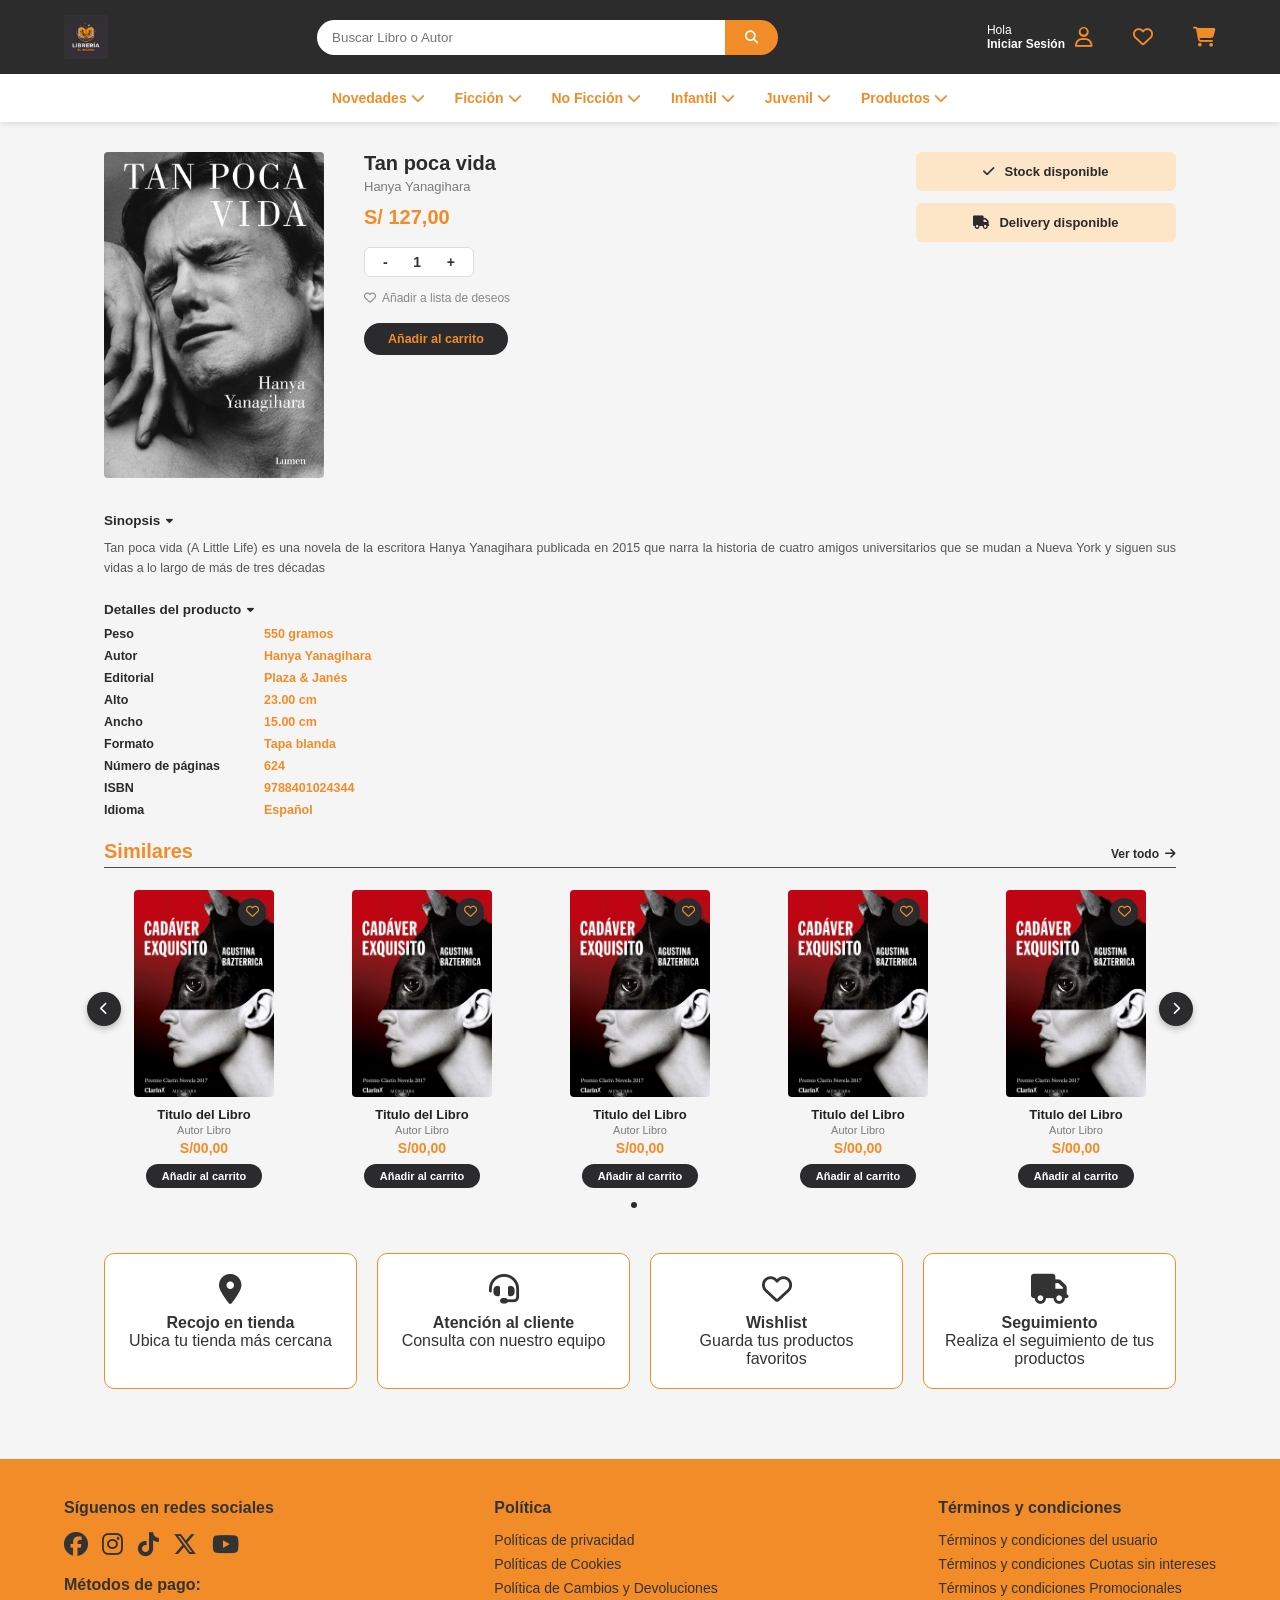
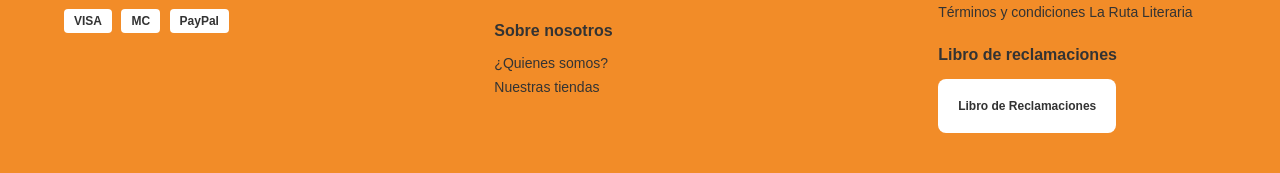
<file: detalle_libro.html>
<!DOCTYPE html>
<html lang="en">
<head>
    <meta charset="UTF-8">
    <meta name="viewport" content="width=device-width, initial-scale=1.0">
    <title>Inicio Sesión</title>
    <link rel="stylesheet" href="estilos_detalle.css">
    <link rel="stylesheet" href="https://cdnjs.cloudflare.com/ajax/libs/font-awesome/6.4.0/css/all.min.css">
    <meta name="viewport" content="width=device-width, initial-scale=1.0">
</head>
<body>
    <!--------------------------- CABECERA ------------------------------>
    <header class="header">
        <div class="header-top">
            <div class="logo">
                <a href="index.html">
                    <img src="imagenes/Logo_libreria.jpg" alt="Librería El Recreo" class="logo-img">
                </a>
            </div>
            <!-- caja busqueda -->
            <div class="search-bar">
                <input type="text" placeholder="Buscar Libro o Autor">
                <button type="submit"><i class="fa-solid fa-magnifying-glass"></i></button>
            </div>
            <!-- menus -->
            <div class="user-actions">
                <div class="action-item">
                    <div class="text">
                        <span class="greeting">Hola</span>
                        <a href="iniciar_sesion.html" class="login-link"> Iniciar Sesión</a>
                    </div>
                    <i class="fa-regular fa-user"></i>
                </div>
                <div class="action-item">
                    <a href="lista-deseos.html"><i class="fa-regular fa-heart"></i></a>
                </div>
                <div class="action-item">
                    <a href="carrito.html"><i class="fa-solid fa-cart-shopping"></i></a>
                </div>
            </div>
        </div>
        
        <!-- categorias -->
        <nav class="header-bottom">
            <ul class="nav-links">
                <!-- Desplegable 1 -->
                <li class="nav-item has-dropdown">
                    <a href="#" class="nav-link-main">Novedades <i class="fa-solid fa-chevron-down"></i></a>
                    
                    <div class="mega-menu">
                        <div class="mega-menu-content">
                            <div class="menu-column">
                                <h4>Nuevos</h4>
                                <ul>
                                    <li><a href="categoria.html">Lanzamientos Nuevos</a></li>
                                    <li><a href="categoria.html">Preventa</a></li>
                                </ul>
                            </div>

                            <!-- Columna 2 -->
                            <div class="menu-column">
                                <h4>Nuevos Autores</h4>
                                <ul>
                                    <li><a href="categoria.html">Autores Nuevos</a></li>
                                </ul>
                            </div>
                        </div>
                    </div>
                </li>
                
                <!-- Desplegable 2 -->
                <li class="nav-item has-dropdown">
                    <a href="categoria.html" class="nav-link-main">Ficción <i class="fa-solid fa-chevron-down"></i></a>
                    
                    <!-- Contenedor del desplegable -->
                    <div class="mega-menu">
                        <div class="mega-menu-content">
                            <!-- Columna 1 -->
                            <div class="menu-column">
                                <h4>Narrativa</h4>
                                <ul>
                                    <li><a href="categoria.html">Literatura clásica</a></li>
                                    <li><a href="categoria.html">Literatura peruana</a></li>
                                    <li><a href="categoria.html">Literatura Latinoamericana</a></li>
                                    <li><a href="categoria.html">Literatura Universal</a></li>
                                    <li><a href="categoria.html">Literatura en otros idiomas</a></li>
                                </ul>
                            </div>

                            <!-- Columna 2 -->
                            <div class="menu-column">
                                <h4>Novelas</h4>
                                <ul>
                                    <li><a href="categoria.html">Ciencia ficción</a></li>
                                    <li><a href="categoria.html">Fantasía</a></li>
                                    <li><a href="categoria.html">Distopías</a></li>
                                    <li><a href="categoria.html">Terror</a></li>
                                    <li><a href="categoria.html">Románticas</a></li>
                                </ul>
                            </div>

                            <!-- Columna 3 -->
                            <div class="menu-column">
                                <h4>Lírica y drama</h4>
                                <ul>
                                    <li><a href="categoria.html">Poesía</a></li>
                                    <li><a href="categoria.html">Teatro</a></li>
                                </ul>
                            </div>

                            <!-- Columna 4 -->
                            <div class="menu-column">
                                <h4>Comics y mangas</h4>
                                <ul>
                                    <li><a href="categoria.html">Cómic de heroes</a></li>
                                    <li><a href="categoria.html">Cómic infantil</a></li>
                                    <li><a href="categoria.html">Cómic clásico</a></li>
                                    <li><a href="categoria.html">Humor</a></li>
                                    <li><a href="categoria.html">Novela gráfica</a></li>
                                    <li><a href="categoria.html">Manga Shojo</a></li>
                                    <li><a href="categoria.html">Manga Shonen</a></li>
                                </ul>
                            </div>
                        </div>
                    </div>
                </li>

                <!-- Desplegable 3 -->
                <li class="nav-item has-dropdown">
                    <a href="categoria.html" class="nav-link-main">No Ficción <i class="fa-solid fa-chevron-down"></i></a>
                    
                    <!-- Contenedor del desplegable -->
                    <div class="mega-menu">
                        <div class="mega-menu-content">
                            <!-- Columna 1 -->
                            <div class="menu-column">
                                <h4>Política</h4>
                                <ul>
                                    <li><a href="categoria.html">Literatura clásica</a></li>
                                    <li><a href="categoria.html">Literatura peruana</a></li>
                                    <li><a href="categoria.html">Literatura Latinoamericana</a></li>
                                    <li><a href="categoria.html">Literatura Universal</a></li>
                                    <li><a href="categoria.html">Literatura en otros idiomas</a></li>
                                </ul>
                            </div>

                            <!-- Columna 2 -->
                            <div class="menu-column">
                                <h4>Historia</h4>
                                <ul>
                                    <li><a href="categoria.html">Historia del Perú</a></li>
                                    <li><a href="categoria.html">Fantasía</a></li>
                                    <li><a href="categoria.html">Distopías</a></li>
                                    <li><a href="categoria.html">Terror</a></li>
                                    <li><a href="categoria.html">Románticas</a></li>
                                </ul>
                            </div>

                            <!-- Columna 3 -->
                            <div class="menu-column">
                                <h4>Ciencia</h4>
                                <ul>
                                    <li><a href="categoria.html">Química</a></li>
                                    <li><a href="categoria.html">Medicina</a></li>
                                </ul>
                            </div>

                            <!-- Columna 4 -->
                            <div class="menu-column">
                                <h4>Cocina</h4>
                                <ul>
                                    <li><a href="categoria.html">Cómic de heroes</a></li>
                                    <li><a href="categoria.html">Cómic infantil</a></li>
                                    <li><a href="categoria.html">Cómic clásico</a></li>
                                    <li><a href="categoria.html">Humor</a></li>
                                    <li><a href="categoria.html">Novela gráfica</a></li>
                                    <li><a href="categoria.html">Manga Shojo</a></li>
                                    <li><a href="categoria.html">Manga Shonen</a></li>
                                </ul>
                            </div>
                        </div>
                    </div>
                </li>

                <!-- Desplegable 4 -->
                <li class="nav-item has-dropdown">
                    <a href="categoria.html" class="nav-link-main">Infantil <i class="fa-solid fa-chevron-down"></i></a>
                    
                    <!-- Contenedor del desplegable -->
                    <div class="mega-menu">
                        <div class="mega-menu-content">
                            <!-- Columna 1 -->
                            <div class="menu-column">
                                <h4>Cuentos</h4>
                                <ul>
                                    <li><a href="categoria.html">Ceuntos Peruanos</a></li>
                                    <li><a href="categoria.html">Leyendas</a></li>
                                    <li><a href="categoria.html">Abecedario</a></li>
                                    <li><a href="categoria.html">Geografía</a></li>
                                </ul>
                            </div>

                            <!-- Columna 2 -->
                            <div class="menu-column">
                                <h4>Académicos</h4>
                                <ul>
                                    <li><a href="categoria.html">Repaso de literatura</a></li>
                                    <li><a href="categoria.html">Matemáticos</a></li>
                                </ul>
                            </div>

                            <!-- Columna 3 -->
                            <div class="menu-column">
                                <h4>Psicología</h4>
                                <ul>
                                    <li><a href="categoria.html">Prelectura</a></li>
                                    <li><a href="categoria.html">Prelectura</a></li>
                                </ul>
                            </div>

                            <!-- Columna 4 -->
                            <div class="menu-column">
                                <h4>Historias</h4>
                                <ul>
                                    <li><a href="categoria.html">Cuentos para niños</a></li>
                                    <li><a href="categoria.html">Materiales de arte</a></li>
                                    <li><a href="categoria.html">Cómic clásico</a></li>
                                    <li><a href="categoria.html">Valores</a></li>
                                    <li><a href="categoria.html">Comics educativos</a></li>
                                    <li><a href="categoria.html">Manualidades</a></li>
                                    <li><a href="categoria.html">Cultura</a></li>
                                </ul>
                            </div>
                        </div>
                    </div>
                </li>

                <!-- Desplegable 5 -->
                <li class="nav-item has-dropdown">
                    <a href="categoria.html" class="nav-link-main">Juvenil <i class="fa-solid fa-chevron-down"></i></a>
                    
                    <!-- Contenedor del desplegable -->
                    <div class="mega-menu">
                        <div class="mega-menu-content">
                            <!-- Columna 1 -->
                            <div class="menu-column">
                                <h4>Comics y Mangas</h4>
                                <ul>
                                    <li><a href="categoria.html">Shojo</a></li>
                                    <li><a href="categoria.html">Shonen</a></li>
                                    <li><a href="categoria.html">Isekai</a></li>
                                    <li><a href="categoria.html">Yaoi</a></li>
                                </ul>
                            </div>

                            <!-- Columna 2 -->
                            <div class="menu-column">
                                <h4>Literatura Juvenil</h4>
                                <ul>
                                    <li><a href="categoria.html">Teror y Misterio</a></li>
                                    <li><a href="categoria.html">Ciencia ficción</a></li>
                                    <li><a href="categoria.html">Boys Love</a></li>
                                    <li><a href="categoria.html">Drama</a></li>
                                    <li><a href="categoria.html">Romance</a></li>
                                </ul>
                            </div>

                            <!-- Columna 3 -->
                            <div class="menu-column">
                                <h4>Romance</h4>
                                <ul>
                                    <li><a href="categoria.html">Romance maduro</a></li>
                                    <li><a href="categoria.html">Romance aloescente</a></li>
                                </ul>
                            </div>

                            <!-- Columna 4 -->
                            <div class="menu-column">
                                <h4>Fantasia</h4>
                                <ul>
                                    <li><a href="categoria.html">Monster Romance</a></li>
                                    <li><a href="categoria.html">Distopías</a></li>
                                    <li><a href="categoria.html">Terror Psicológico</a></li>
                                    <li><a href="categoria.html">Dramna adolescente</a></li>
                                    <li><a href="categoria.html">Clasicos</a></li>
                                    <li><a href="categoria.html">Wattpad</a></li>
                                </ul>
                            </div>
                        </div>
                    </div>
                </li>

                <!-- Desplegable 6 -->
                <li class="nav-item has-dropdown">
                    <a href="categoria.html" class="nav-link-main">Productos <i class="fa-solid fa-chevron-down"></i></a>
                    
                    <!-- Contenedor del desplegable -->
                    <div class="mega-menu">
                        <div class="mega-menu-content">
                            <!-- Columna 1 -->
                            <div class="menu-column">
                                <h4>Material de arte</h4>
                                <ul>
                                    <li><a href="categoria.html">Utiles escolares</a></li>
                                    <li><a href="categoria.html">Objetos de lectura</a></li>
                                    <li><a href="categoria.html">Organizadores</a></li>
                                    <li><a href="categoria.html">Papeleria</a></li>
                                </ul>
                            </div>

                            <!-- Columna 2 -->
                            <div class="menu-column">
                                <h4>Juegos de mesa</h4>
                                <ul>
                                    <li><a href="categoria.html">Juegos clásicos</a></li>
                                    <li><a href="categoria.html">Juegos de estrategia</a></li>
                                    <li><a href="categoria.html">Juegos cooperativos</a></li>
                                    <li><a href="categoria.html">Juegos de rol</a></li>
                                    <li><a href="categoria.html">Juegos familiar</a></li>
                                </ul>
                            </div>

                            <!-- Columna 3 -->
                            <div class="menu-column">
                                <h4>Merchandising</h4>
                                <ul>
                                    <li><a href="categoria.html">Decoración</a></li>
                                    <li><a href="categoria.html">Peluches</a></li>
                                    <li><a href="categoria.html">Coleccionables</a></li>
                                </ul>
                            </div>

                            <!-- Columna 4 -->
                            <div class="menu-column">
                                <h4>Rompecabezas</h4>
                                <ul>
                                    <li><a href="categoria.html">Rompecabezas fáciles</a></li>
                                    <li><a href="categoria.html">Rompecabezas de 1000 piezas</a></li>
                                    <li><a href="categoria.html">Rompecabezas de madera</a></li>
                                    <li><a href="categoria.html">Rompecabezas para niños</a></li>
                                </ul>
                            </div>
                        </div>
                    </div>
                </li>
            </ul>
        </nav>
    </header>

    <!---------------------- CONTENIDO Y DESCRIPCION DEL LIBRO ---------------------->
    <main class="detalle-main">

        <!-- BLOQUE SUPERIOR DEL LIBRO -->
        <section class="detalle-top">
            <!-- Portada grande -->
            <div class="detalle-portada-box">
                <img id="detallePortada" src="imagenes/portada01.jpg" alt="Portada del libro" class="detalle-portada-img">
            </div>

            <!-- Información central -->
            <div class="detalle-info-box">
                <h1 class="detalle-titulo" id="detalleTitulo">Titulo Libro</h1>
                <p class="detalle-autor" id="detalleAutor">Autor</p>
                <div class="detalle-precio" id="detallePrecio">S/ 00,00</div>

                <!-- Contador [- 1 +] -->
                <div class="detalle-cantidad">
                    <button type="button" class="btn-qty" id="btnRestar">-</button>
                    <span class="qty-num" id="valorCantidad">1</span>
                    <button type="button" class="btn-qty" id="btnSumar">+</button>
                </div>

                <!-- Botón corazón lista de deseos -->
                <button type="button" class="btn-wishlist-inline">
                    <i class="fa-regular fa-heart"></i> Añadir a lista de deseos
                </button>

                <!-- Botón negro con texto naranja -->
                <button type="button" class="btn-comprar">Añadir al carrito</button>
            </div>

            <!-- Avisos de stock a la derecha -->
            <div class="detalle-avisos-box">
                <div class="aviso-item">
                    <i class="fa-solid fa-check"></i>
                    <span>Stock disponible</span>
                </div>
                <div class="aviso-item">
                    <i class="fa-solid fa-truck"></i>
                    <span>Delivery disponible</span>
                </div>
            </div>
        </section>

        <!-- SINOPSIS -->
        <section class="detalle-seccion-texto">
            <h3 class="detalle-subtitulo">
                Sinopsis <i class="fa-solid fa-caret-down"></i>
            </h3>
            <p class="detalle-parrafo" id="detalleSinopsis">
                Cargando sinopsis...
            </p>
        </section>

        <!-- DETALLES DEL PRODUCTO -->
        <section class="detalle-seccion-texto">
            <h3 class="detalle-subtitulo">
                Detalles del producto <i class="fa-solid fa-caret-down"></i>
            </h3>
            <div class="tabla-detalles">
                <div class="fila-detalle">
                    <span class="campo-nombre">Peso</span>
                    <span class="campo-valor" id="specPeso">-</span>
                </div>
                <div class="fila-detalle">
                    <span class="campo-nombre">Autor</span>
                    <span class="campo-valor" id="specAutor">-</span>
                </div>
                <div class="fila-detalle">
                    <span class="campo-nombre">Editorial</span>
                    <span class="campo-valor" id="specEditorial">-</span>
                </div>
                <div class="fila-detalle">
                    <span class="campo-nombre">Alto</span>
                    <span class="campo-valor" id="specAlto">-</span>
                </div>
                <div class="fila-detalle">
                    <span class="campo-nombre">Ancho</span>
                    <span class="campo-valor" id="specAncho">-</span>
                </div>
                <div class="fila-detalle">
                    <span class="campo-nombre">Formato</span>
                    <span class="campo-valor" id="specFormato">-</span>
                </div>
                <div class="fila-detalle">
                    <span class="campo-nombre">Número de páginas</span>
                    <span class="campo-valor" id="specPaginas">-</span>
                </div>
                <div class="fila-detalle">
                    <span class="campo-nombre">ISBN</span>
                    <span class="campo-valor" id="specIsbn">-</span>
                </div>
                <div class="fila-detalle">
                    <span class="campo-nombre">Idioma</span>
                    <span class="campo-valor" id="specIdioma">-</span>
                </div>
            </div>
        </section>

        <!-- LIBROS SIMILARES -->
        <section class="book-slider-section">
            <div class="section-header">
                <h3 class="section-title">Similares</h3>
                <a href="categoria.html" class="view-all">Ver todo <i class="fa-solid fa-arrow-right"></i></a>
            </div>

            <div class="carousel-wrapper">
                <button class="carousel-btn prev-btn"><i class="fa-solid fa-chevron-left"></i></button>

                <div class="books-grid">
                    <!-- Similar 1 -->
                    <article class="book-card">
                        <div class="book-cover-wrapper">
                            <img src="imagenes/portada10.jpg" alt="Libro similar" class="book-cover-img">
                            <button class="btn-wishlist"><i class="fa-regular fa-heart"></i></button>
                        </div>
                        <div class="book-info">
                            <h4 class="book-title"><a href="#">Titulo del Libro</a></h4>
                            <span class="book-author">Autor Libro</span>
                            <span class="book-price">S/00,00</span>
                            <button class="btn-add-cart">Añadir al carrito</button>
                        </div>
                    </article>

                    <!-- Similar 2 -->
                    <article class="book-card">
                        <div class="book-cover-wrapper">
                            <img src="imagenes/portada10.jpg" alt="Libro similar" class="book-cover-img">
                            <button class="btn-wishlist"><i class="fa-regular fa-heart"></i></button>
                        </div>
                        <div class="book-info">
                            <h4 class="book-title"><a href="#">Titulo del Libro</a></h4>
                            <span class="book-author">Autor Libro</span>
                            <span class="book-price">S/00,00</span>
                            <button class="btn-add-cart">Añadir al carrito</button>
                        </div>
                    </article>

                    <!-- Similar 3 -->
                    <article class="book-card">
                        <div class="book-cover-wrapper">
                            <img src="imagenes/portada10.jpg" alt="Libro similar" class="book-cover-img">
                            <button class="btn-wishlist"><i class="fa-regular fa-heart"></i></button>
                        </div>
                        <div class="book-info">
                            <h4 class="book-title"><a href="#">Titulo del Libro</a></h4>
                            <span class="book-author">Autor Libro</span>
                            <span class="book-price">S/00,00</span>
                            <button class="btn-add-cart">Añadir al carrito</button>
                        </div>
                    </article>

                    <!-- Similar 4 -->
                    <article class="book-card">
                        <div class="book-cover-wrapper">
                            <img src="imagenes/portada10.jpg" alt="Libro similar" class="book-cover-img">
                            <button class="btn-wishlist"><i class="fa-regular fa-heart"></i></button>
                        </div>
                        <div class="book-info">
                            <h4 class="book-title"><a href="#">Titulo del Libro</a></h4>
                            <span class="book-author">Autor Libro</span>
                            <span class="book-price">S/00,00</span>
                            <button class="btn-add-cart">Añadir al carrito</button>
                        </div>
                    </article>

                    <!-- Similar 5 -->
                    <article class="book-card">
                        <div class="book-cover-wrapper">
                            <img src="imagenes/portada10.jpg" alt="Libro similar" class="book-cover-img">
                            <button class="btn-wishlist"><i class="fa-regular fa-heart"></i></button>
                        </div>
                        <div class="book-info">
                            <h4 class="book-title"><a href="#">Titulo del Libro</a></h4>
                            <span class="book-author">Autor Libro</span>
                            <span class="book-price">S/00,00</span>
                            <button class="btn-add-cart">Añadir al carrito</button>
                        </div>
                    </article>
                </div>

                <button class="carousel-btn next-btn"><i class="fa-solid fa-chevron-right"></i></button>
            </div>

            <div class="carousel-dots">
                <span class="dot active"></span>
                <span class="dot"></span>
            </div>
        </section>
        

        <!-------------------------  BENEFICIOS------------->
        <section class="features-section">
            <div class="feature-card">
                <i class="fa-solid fa-location-dot"></i>
                <h4>Recojo en tienda</h4>
                <p>Ubica tu tienda más cercana</p>
            </div>
            <div class="feature-card">
                <i class="fa-solid fa-headset"></i>
                <h4>Atención al cliente</h4>
                <p>Consulta con nuestro equipo</p>
            </div>
            <div class="feature-card">
                <i class="fa-regular fa-heart"></i>
                <h4>Wishlist</h4>
                <p>Guarda tus productos favoritos</p>
            </div>
            <div class="feature-card">
                <i class="fa-solid fa-truck"></i>
                <h4>Seguimiento</h4>
                <p>Realiza el seguimiento de tus productos</p>
            </div>
        </section>
    </main>
    

    <!------------------------- FOOTER ----------------->
    <footer class="footer">
        <div class="footer-container">
            <div class="footer-column">
                <h4>Síguenos en redes sociales</h4>
                <div class="social-icons">
                    <i class="fa-brands fa-facebook"></i>
                    <i class="fa-brands fa-instagram"></i>
                    <i class="fa-brands fa-tiktok"></i>
                    <i class="fa-brands fa-x-twitter"></i>
                    <i class="fa-brands fa-youtube"></i>
                </div>
                <h4>Métodos de pago:</h4>
                <div class="payment-icons">
                    <span class="placeholder-icon">VISA</span>
                    <span class="placeholder-icon">MC</span>
                    <span class="placeholder-icon">PayPal</span>
                </div>
            </div>

            <div class="footer-column">
                <h4>Política</h4>
                <ul>
                    <li><a href="#">Políticas de privacidad</a></li>
                    <li><a href="#">Políticas de Cookies</a></li>
                    <li><a href="#">Política de Cambios y Devoluciones</a></li>
                </ul>
                <br>
                <h4>Sobre nosotros</h4>
                <ul>
                    <li><a href="#">¿Quienes somos?</a></li>
                    <li><a href="#">Nuestras tiendas</a></li>
                </ul>
            </div>

            <div class="footer-column">
                <h4>Términos y condiciones</h4>
                <ul>
                    <li><a href="#">Términos y condiciones del usuario</a></li>
                    <li><a href="#">Términos y condiciones Cuotas sin intereses</a></li>
                    <li><a href="#">Términos y condiciones Promocionales</a></li>
                    <li><a href="#">Términos y condiciones La Ruta Literaria</a></li>
                </ul>
                <br>
                <h4>Libro de reclamaciones</h4>
                <div class="libro-reclamaciones placeholder-icon">
                    Libro de Reclamaciones
                </div>
            </div>
        </div>
    </footer>
    
    <script src="datos_libros.js"></script>
    <script src="script.js"></script>
    
</body>
</html>
</file>
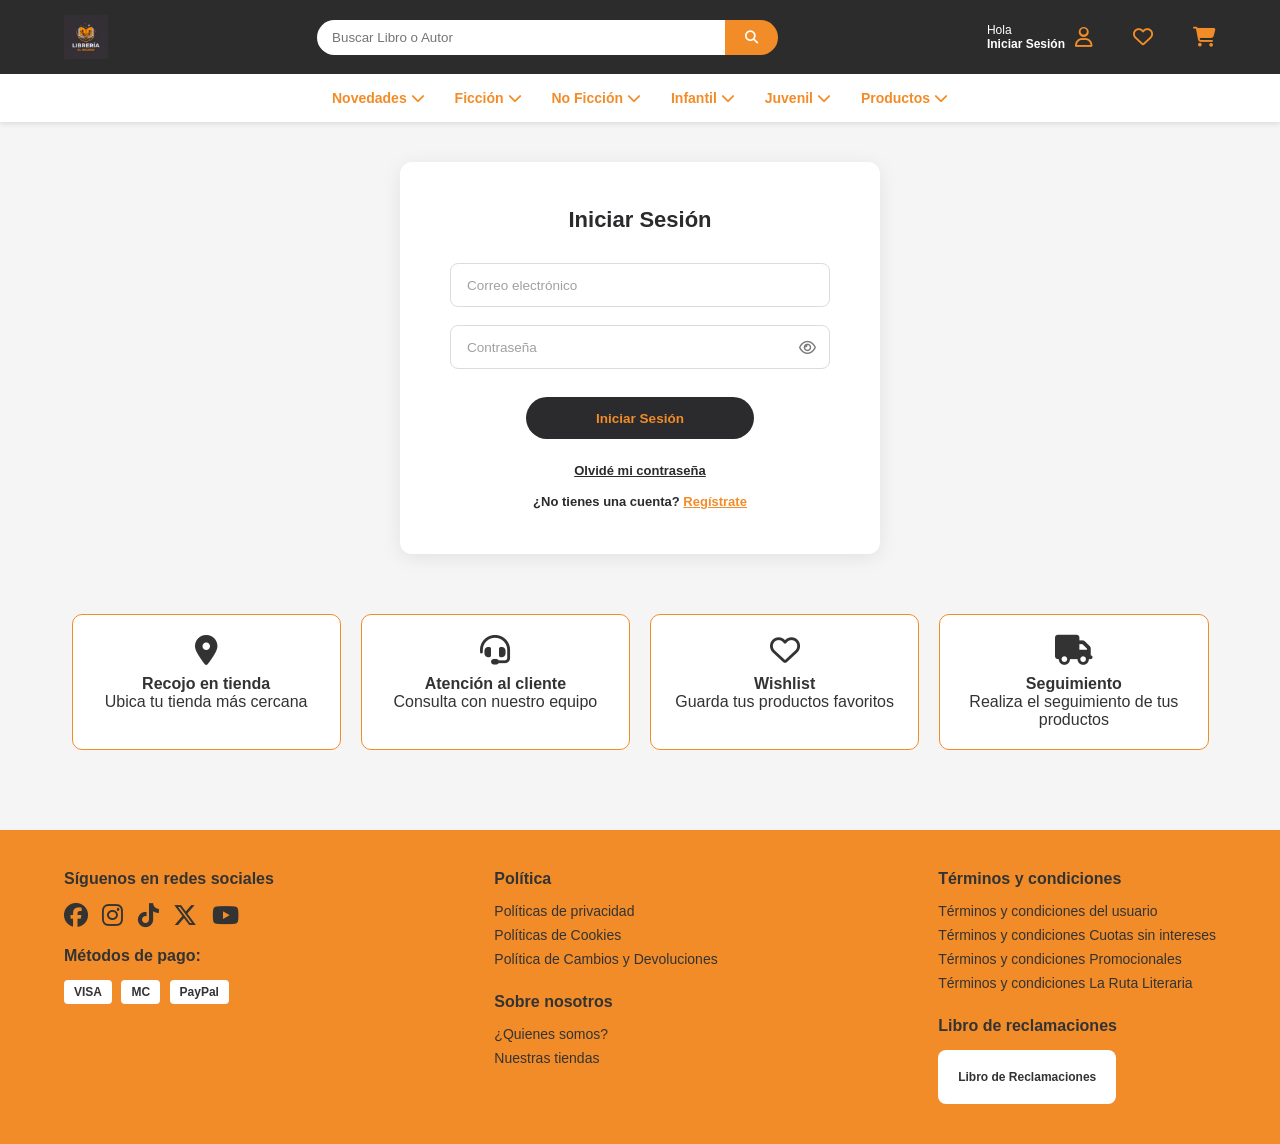
<file: iniciar_sesion.html>
<!DOCTYPE html>
<html lang="en">
<head>
    <meta charset="UTF-8">
    <meta name="viewport" content="width=device-width, initial-scale=1.0">
    <title>Inicio Sesión</title>
    <link rel="stylesheet" href="estilos_inicio_sesión.css">
    <link rel="stylesheet" href="https://cdnjs.cloudflare.com/ajax/libs/font-awesome/6.4.0/css/all.min.css">
    <meta name="viewport" content="width=device-width, initial-scale=1.0">
</head>
<body>
    <!--------------------------- CABECERA ------------------------------>
    <header class="header">
        <div class="header-top">
            <div class="logo">
                <a href="index.html">
                    <img src="imagenes/Logo_libreria.jpg" alt="Librería El Recreo" class="logo-img">
                </a>
            </div>
            <!-- caja busqueda -->
            <div class="search-bar">
                <input type="text" placeholder="Buscar Libro o Autor">
                <button type="submit"><i class="fa-solid fa-magnifying-glass"></i></button>
            </div>
            <!-- menus -->
            <div class="user-actions">
                <div class="action-item">
                    <div class="text">
                        <span class="greeting">Hola</span>
                        <a href="iniciar_sesion.html" class="login-link"> Iniciar Sesión</a>
                    </div>
                    <i class="fa-regular fa-user"></i>
                </div>
                <div class="action-item">
                    <a href="lista-deseos.html"><i class="fa-regular fa-heart"></i></a>
                </div>
                <div class="action-item">
                    <a href="carrito.html"><i class="fa-solid fa-cart-shopping"></i></a>
                </div>
            </div>
        </div>
        
        <!-- categorias -->
        <nav class="header-bottom">
            <ul class="nav-links">
                <!-- Desplegable 1 -->
                <li class="nav-item has-dropdown">
                    <a href="#" class="nav-link-main">Novedades <i class="fa-solid fa-chevron-down"></i></a>
                    
                    <div class="mega-menu">
                        <div class="mega-menu-content">
                            <div class="menu-column">
                                <h4>Nuevos</h4>
                                <ul>
                                    <li><a href="categoria.html">Lanzamientos Nuevos</a></li>
                                    <li><a href="categoria.html">Preventa</a></li>
                                </ul>
                            </div>

                            <!-- Columna 2 -->
                            <div class="menu-column">
                                <h4>Nuevos Autores</h4>
                                <ul>
                                    <li><a href="categoria.html">Autores Nuevos</a></li>
                                </ul>
                            </div>
                        </div>
                    </div>
                </li>
                
                <!-- Desplegable 2 -->
                <li class="nav-item has-dropdown">
                    <a href="categoria_libro.html" class="nav-link-main">Ficción <i class="fa-solid fa-chevron-down"></i></a>
                    
                    <!-- Contenedor del desplegable -->
                    <div class="mega-menu">
                        <div class="mega-menu-content">
                            <!-- Columna 1 -->
                            <div class="menu-column">
                                <h4>Narrativa</h4>
                                <ul>
                                    <li><a href="categoria_libro.html">Literatura clásica</a></li>
                                    <li><a href="categoria_libro.html">Literatura peruana</a></li>
                                    <li><a href="categoria_libro.html">Literatura Latinoamericana</a></li>
                                    <li><a href="categoria_libro.html">Literatura Universal</a></li>
                                    <li><a href="categoria_libro.html">Literatura en otros idiomas</a></li>
                                </ul>
                            </div>

                            <!-- Columna 2 -->
                            <div class="menu-column">
                                <h4>Novelas</h4>
                                <ul>
                                    <li><a href="categoria_libro.html">Ciencia ficción</a></li>
                                    <li><a href="categoria_libro.html">Fantasía</a></li>
                                    <li><a href="categoria_libro.html">Distopías</a></li>
                                    <li><a href="categoria_libro.html">Terror</a></li>
                                    <li><a href="categoria_libro.html">Románticas</a></li>
                                </ul>
                            </div>

                            <!-- Columna 3 -->
                            <div class="menu-column">
                                <h4>Lírica y drama</h4>
                                <ul>
                                    <li><a href="categoria_libro.html">Poesía</a></li>
                                    <li><a href="categoria_libro.html">Teatro</a></li>
                                </ul>
                            </div>

                            <!-- Columna 4 -->
                            <div class="menu-column">
                                <h4>Comics y mangas</h4>
                                <ul>
                                    <li><a href="categoria_libro.html">Cómic de heroes</a></li>
                                    <li><a href="categoria_libro.html">Cómic infantil</a></li>
                                    <li><a href="categoria_libro.html">Cómic clásico</a></li>
                                    <li><a href="categoria_libro.html">Humor</a></li>
                                    <li><a href="categoria_libro.html">Novela gráfica</a></li>
                                    <li><a href="categoria_libro.html">Manga Shojo</a></li>
                                    <li><a href="categoria_libro.html">Manga Shonen</a></li>
                                </ul>
                            </div>
                        </div>
                    </div>
                </li>

                <!-- Desplegable 3 -->
                <li class="nav-item has-dropdown">
                    <a href="categoria_libro.html" class="nav-link-main">No Ficción <i class="fa-solid fa-chevron-down"></i></a>
                    
                    <!-- Contenedor del desplegable -->
                    <div class="mega-menu">
                        <div class="mega-menu-content">
                            <!-- Columna 1 -->
                            <div class="menu-column">
                                <h4>Política</h4>
                                <ul>
                                    <li><a href="categoria_libro.html">Literatura clásica</a></li>
                                    <li><a href="categoria_libro.html">Literatura peruana</a></li>
                                    <li><a href="categoria_libro.html">Literatura Latinoamericana</a></li>
                                    <li><a href="categoria_libro.html">Literatura Universal</a></li>
                                    <li><a href="categoria_libro.html">Literatura en otros idiomas</a></li>
                                </ul>
                            </div>

                            <!-- Columna 2 -->
                            <div class="menu-column">
                                <h4>Historia</h4>
                                <ul>
                                    <li><a href="categoria_libro.html">Historia del Perú</a></li>
                                    <li><a href="categoria_libro.html">Fantasía</a></li>
                                    <li><a href="categoria_libro.html">Distopías</a></li>
                                    <li><a href="categoria_libro.html">Terror</a></li>
                                    <li><a href="categoria_libro.html">Románticas</a></li>
                                </ul>
                            </div>

                            <!-- Columna 3 -->
                            <div class="menu-column">
                                <h4>Ciencia</h4>
                                <ul>
                                    <li><a href="categoria_libro.html">Química</a></li>
                                    <li><a href="categoria_libro.html">Medicina</a></li>
                                </ul>
                            </div>

                            <!-- Columna 4 -->
                            <div class="menu-column">
                                <h4>Cocina</h4>
                                <ul>
                                    <li><a href="categoria_libro.html">Cómic de heroes</a></li>
                                    <li><a href="categoria_libro.html">Cómic infantil</a></li>
                                    <li><a href="categoria_libro.html">Cómic clásico</a></li>
                                    <li><a href="categoria_libro.html">Humor</a></li>
                                    <li><a href="categoria_libro.html">Novela gráfica</a></li>
                                    <li><a href="categoria_libro.html">Manga Shojo</a></li>
                                    <li><a href="categoria_libro.html">Manga Shonen</a></li>
                                </ul>
                            </div>
                        </div>
                    </div>
                </li>

                <!-- Desplegable 4 -->
                <li class="nav-item has-dropdown">
                    <a href="categoria_libro.html" class="nav-link-main">Infantil <i class="fa-solid fa-chevron-down"></i></a>
                    
                    <!-- Contenedor del desplegable -->
                    <div class="mega-menu">
                        <div class="mega-menu-content">
                            <!-- Columna 1 -->
                            <div class="menu-column">
                                <h4>Cuentos</h4>
                                <ul>
                                    <li><a href="categoria_libro.html">Ceuntos Peruanos</a></li>
                                    <li><a href="categoria_libro.html">Leyendas</a></li>
                                    <li><a href="categoria_libro.html">Abecedario</a></li>
                                    <li><a href="categoria_libro.html">Geografía</a></li>
                                </ul>
                            </div>

                            <!-- Columna 2 -->
                            <div class="menu-column">
                                <h4>Académicos</h4>
                                <ul>
                                    <li><a href="categoria_libro.html">Repaso de literatura</a></li>
                                    <li><a href="categoria_libro.html">Matemáticos</a></li>
                                </ul>
                            </div>

                            <!-- Columna 3 -->
                            <div class="menu-column">
                                <h4>Psicología</h4>
                                <ul>
                                    <li><a href="categoria_libro.html">Prelectura</a></li>
                                    <li><a href="categoria_libro.html">Prelectura</a></li>
                                </ul>
                            </div>

                            <!-- Columna 4 -->
                            <div class="menu-column">
                                <h4>Historias</h4>
                                <ul>
                                    <li><a href="categoria_libro.html">Cuentos para niños</a></li>
                                    <li><a href="categoria_libro.html">Materiales de arte</a></li>
                                    <li><a href="categoria_libro.html">Cómic clásico</a></li>
                                    <li><a href="categoria_libro.html">Valores</a></li>
                                    <li><a href="categoria_libro.html">Comics educativos</a></li>
                                    <li><a href="categoria_libro.html">Manualidades</a></li>
                                    <li><a href="categoria_libro.html">Cultura</a></li>
                                </ul>
                            </div>
                        </div>
                    </div>
                </li>

                <!-- Desplegable 5 -->
                <li class="nav-item has-dropdown">
                    <a href="categoria_libro.html" class="nav-link-main">Juvenil <i class="fa-solid fa-chevron-down"></i></a>
                    
                    <!-- Contenedor del desplegable -->
                    <div class="mega-menu">
                        <div class="mega-menu-content">
                            <!-- Columna 1 -->
                            <div class="menu-column">
                                <h4>Comics y Mangas</h4>
                                <ul>
                                    <li><a href="categoria_libro.html">Shojo</a></li>
                                    <li><a href="categoria_libro.html">Shonen</a></li>
                                    <li><a href="categoria_libro.html">Isekai</a></li>
                                    <li><a href="categoria_libro.html">Yaoi</a></li>
                                </ul>
                            </div>

                            <!-- Columna 2 -->
                            <div class="menu-column">
                                <h4>Literatura Juvenil</h4>
                                <ul>
                                    <li><a href="categoria_libro.html">Teror y Misterio</a></li>
                                    <li><a href="categoria_libro.html">Ciencia ficción</a></li>
                                    <li><a href="categoria_libro.html">Boys Love</a></li>
                                    <li><a href="categoria_libro.html">Drama</a></li>
                                    <li><a href="categoria_libro.html">Romance</a></li>
                                </ul>
                            </div>

                            <!-- Columna 3 -->
                            <div class="menu-column">
                                <h4>Romance</h4>
                                <ul>
                                    <li><a href="categoria_libro.html">Romance maduro</a></li>
                                    <li><a href="categoria_libro.html">Romance aloescente</a></li>
                                </ul>
                            </div>

                            <!-- Columna 4 -->
                            <div class="menu-column">
                                <h4>Fantasia</h4>
                                <ul>
                                    <li><a href="categoria_libro.html">Monster Romance</a></li>
                                    <li><a href="categoria_libro.html">Distopías</a></li>
                                    <li><a href="categoria_libro.html">Terror Psicológico</a></li>
                                    <li><a href="categoria_libro.html">Dramna adolescente</a></li>
                                    <li><a href="categoria_libro.html">Clasicos</a></li>
                                    <li><a href="categoria_libro.html">Wattpad</a></li>
                                </ul>
                            </div>
                        </div>
                    </div>
                </li>

                <!-- Desplegable 6 -->
                <li class="nav-item has-dropdown">
                    <a href="categoria_libro.html" class="nav-link-main">Productos <i class="fa-solid fa-chevron-down"></i></a>
                    
                    <!-- Contenedor del desplegable -->
                    <div class="mega-menu">
                        <div class="mega-menu-content">
                            <!-- Columna 1 -->
                            <div class="menu-column">
                                <h4>Material de arte</h4>
                                <ul>
                                    <li><a href="categoria_libro.html">Utiles escolares</a></li>
                                    <li><a href="categoria_libro.html">Objetos de lectura</a></li>
                                    <li><a href="categoria_libro.html">Organizadores</a></li>
                                    <li><a href="categoria_libro.html">Papeleria</a></li>
                                </ul>
                            </div>

                            <!-- Columna 2 -->
                            <div class="menu-column">
                                <h4>Juegos de mesa</h4>
                                <ul>
                                    <li><a href="categoria_libro.html">Juegos clásicos</a></li>
                                    <li><a href="categoria_libro.html">Juegos de estrategia</a></li>
                                    <li><a href="categoria_libro.html">Juegos cooperativos</a></li>
                                    <li><a href="categoria_libro.html">Juegos de rol</a></li>
                                    <li><a href="categoria_libro.html">Juegos familiar</a></li>
                                </ul>
                            </div>

                            <!-- Columna 3 -->
                            <div class="menu-column">
                                <h4>Merchandising</h4>
                                <ul>
                                    <li><a href="categoria_libro.html">Decoración</a></li>
                                    <li><a href="categoria_libro.html">Peluches</a></li>
                                    <li><a href="categoria_libro.html">Coleccionables</a></li>
                                </ul>
                            </div>

                            <!-- Columna 4 -->
                            <div class="menu-column">
                                <h4>Rompecabezas</h4>
                                <ul>
                                    <li><a href="categoria_libro.html">Rompecabezas fáciles</a></li>
                                    <li><a href="categoria_libro.html">Rompecabezas de 1000 piezas</a></li>
                                    <li><a href="categoria_libro.html">Rompecabezas de madera</a></li>
                                    <li><a href="categoria_libro.html">Rompecabezas para niños</a></li>
                                </ul>
                            </div>
                        </div>
                    </div>
                </li>
            </ul>
        </nav>
    </header>

    <main class="auth-main">
        <!-- Cuadro Central de Iniciar Sesión -->
        <section class="auth-card">
            <h2 class="auth-title">Iniciar Sesión</h2>
            
            <form class="auth-form" action="#" method="POST">
                <!-- Campo Correo -->
                <div class="input-group">
                    <input type="email" placeholder="Correo electrónico" required>
                </div>

                <!-- Campo Contraseña con botón de mostrar/ocultar -->
                <div class="input-group password-group">
                    <input type="password" id="passwordInput" placeholder="Contraseña" required>
                    <button type="button" class="btn-toggle-password" id="togglePasswordBtn" aria-label="Mostrar u ocultar contraseña">
                        <i class="fa-regular fa-eye" id="togglePasswordIcon"></i>
                    </button>
                </div>

                <!-- Botón Iniciar Sesión -->
                <button type="submit" class="btn-auth-submit">Iniciar Sesión</button>
            </form>

            <!-- Enlaces inferiores -->
            <div class="auth-links">
                <a href="#" class="forgot-password">Olvidé mi contraseña</a>
                <p class="switch-auth">
                    ¿No tienes una cuenta? <a href="registrarse.html" class="highlight-link">Regístrate</a>
                </p>
            </div>
        </section>

        <!-------------------------  BENEFICIOS------------->
        <section class="features-section">
            <div class="feature-card">
                <i class="fa-solid fa-location-dot"></i>
                <h4>Recojo en tienda</h4>
                <p>Ubica tu tienda más cercana</p>
            </div>
            <div class="feature-card">
                <i class="fa-solid fa-headset"></i>
                <h4>Atención al cliente</h4>
                <p>Consulta con nuestro equipo</p>
            </div>
            <div class="feature-card">
                <i class="fa-regular fa-heart"></i>
                <h4>Wishlist</h4>
                <p>Guarda tus productos favoritos</p>
            </div>
            <div class="feature-card">
                <i class="fa-solid fa-truck"></i>
                <h4>Seguimiento</h4>
                <p>Realiza el seguimiento de tus productos</p>
            </div>
        </section>
    </main>
    

    <!------------------------- FOOTER ----------------->
    <footer class="footer">
        <div class="footer-container">
            <div class="footer-column">
                <h4>Síguenos en redes sociales</h4>
                <div class="social-icons">
                    <i class="fa-brands fa-facebook"></i>
                    <i class="fa-brands fa-instagram"></i>
                    <i class="fa-brands fa-tiktok"></i>
                    <i class="fa-brands fa-x-twitter"></i>
                    <i class="fa-brands fa-youtube"></i>
                </div>
                <h4>Métodos de pago:</h4>
                <div class="payment-icons">
                    <span class="placeholder-icon">VISA</span>
                    <span class="placeholder-icon">MC</span>
                    <span class="placeholder-icon">PayPal</span>
                </div>
            </div>

            <div class="footer-column">
                <h4>Política</h4>
                <ul>
                    <li><a href="#">Políticas de privacidad</a></li>
                    <li><a href="#">Políticas de Cookies</a></li>
                    <li><a href="#">Política de Cambios y Devoluciones</a></li>
                </ul>
                <br>
                <h4>Sobre nosotros</h4>
                <ul>
                    <li><a href="#">¿Quienes somos?</a></li>
                    <li><a href="#">Nuestras tiendas</a></li>
                </ul>
            </div>

            <div class="footer-column">
                <h4>Términos y condiciones</h4>
                <ul>
                    <li><a href="#">Términos y condiciones del usuario</a></li>
                    <li><a href="#">Términos y condiciones Cuotas sin intereses</a></li>
                    <li><a href="#">Términos y condiciones Promocionales</a></li>
                    <li><a href="#">Términos y condiciones La Ruta Literaria</a></li>
                </ul>
                <br>
                <h4>Libro de reclamaciones</h4>
                <div class="libro-reclamaciones placeholder-icon">
                    Libro de Reclamaciones
                </div>
            </div>
        </div>
    </footer>
    <script src="script.js"></script>
</body>
</html>
</file>
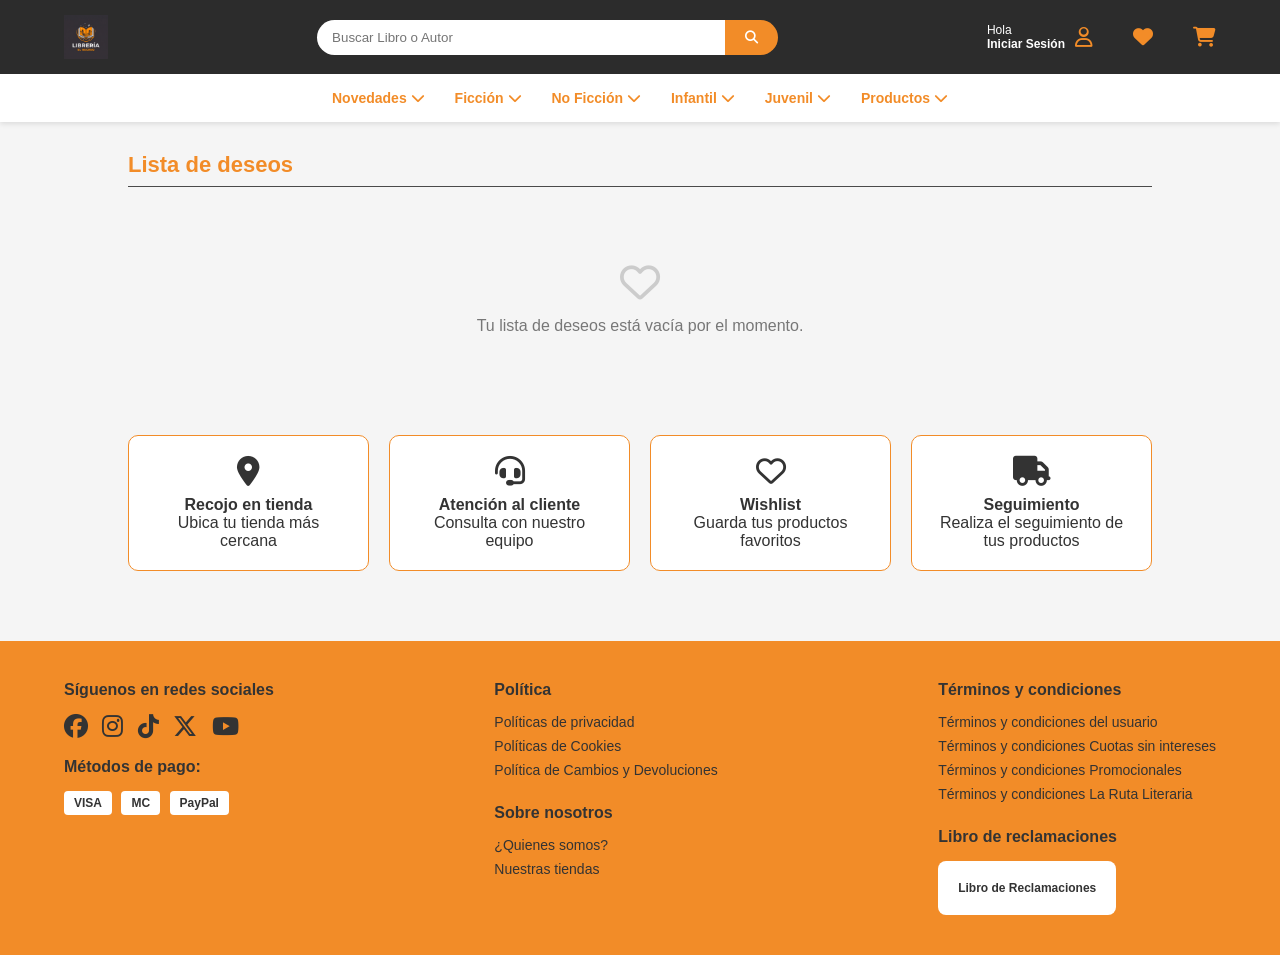
<file: lista-deseos.html>
<!DOCTYPE html>
<html lang="es">
<head>
    <meta charset="UTF-8">
    <meta name="viewport" content="width=device-width, initial-scale=1.0">
    <title>Lista de Deseos - Librería El Recreo</title>
    <link rel="stylesheet" href="estilos.css">
    <link rel="stylesheet" href="https://cdnjs.cloudflare.com/ajax/libs/font-awesome/6.4.0/css/all.min.css">
</head>
<body>

    <!-- CABECERA -->
    <header class="header">
        <div class="header-top">
            <div class="logo">
                <a href="index.html">
                    <img src="imagenes/Logo_libreria.jpg" alt="Librería El Recreo" class="logo-img">
                </a>
            </div>
            <div class="search-bar">
                <input type="text" placeholder="Buscar Libro o Autor">
                <button type="submit"><i class="fa-solid fa-magnifying-glass"></i></button>
            </div>
            <div class="user-actions">
                <div class="action-item">
                    <div class="text">
                        <span class="greeting">Hola</span>
                        <a href="iniciar_sesion_2.html" class="login-link">Iniciar Sesión</a>
                    </div>
                    <i class="fa-regular fa-user"></i>
                </div>
                <div class="action-item">
                    <a href="lista-deseos.html"><i class="fa-solid fa-heart" style="color: var(--primary-orange);"></i></a>
                </div>
                <div class="action-item">
                    <a href="carrito.html"><i class="fa-solid fa-cart-shopping"></i></a>
                </div>
            </div>
        </div>
        
        <nav class="header-bottom">
            <ul class="nav-links">
                <li><a href="#">Novedades <i class="fa-solid fa-chevron-down"></i></a></li>
                <li><a href="categoria_libro.html">Ficción <i class="fa-solid fa-chevron-down"></i></a></li>
                <li><a href="categoria_libro.html">No Ficción <i class="fa-solid fa-chevron-down"></i></a></li>
                <li><a href="categoria_libro.html">Infantil <i class="fa-solid fa-chevron-down"></i></a></li>
                <li><a href="categoria_libro.html">Juvenil <i class="fa-solid fa-chevron-down"></i></a></li>
                <li><a href="#">Productos <i class="fa-solid fa-chevron-down"></i></a></li>
            </ul>
        </nav>
    </header>

    <!-- CUERPO PRINCIPAL -->
    <main style="padding: 30px 10%;">
        <div style="border-bottom: 1.5px solid #4a4a4a; padding-bottom: 8px; margin-bottom: 35px;">
            <h1 style="color: #F28C28; font-size: 22px; font-weight: 700;">Lista de deseos</h1>
        </div>

        <!-- Aquí se llenarán las tarjetas de los libros agregados a la lista -->
        <div id="contenedorWishlist" style="display: flex; flex-direction: column; gap: 35px; margin-bottom: 60px;"></div>

        <!-- BENEFICIOS -->
        <section class="features-section">
            <div class="feature-card">
                <i class="fa-solid fa-location-dot"></i>
                <h4>Recojo en tienda</h4>
                <p>Ubica tu tienda más cercana</p>
            </div>
            <div class="feature-card">
                <i class="fa-solid fa-headset"></i>
                <h4>Atención al cliente</h4>
                <p>Consulta con nuestro equipo</p>
            </div>
            <div class="feature-card">
                <i class="fa-regular fa-heart"></i>
                <h4>Wishlist</h4>
                <p>Guarda tus productos favoritos</p>
            </div>
            <div class="feature-card">
                <i class="fa-solid fa-truck"></i>
                <h4>Seguimiento</h4>
                <p>Realiza el seguimiento de tus productos</p>
            </div>
        </section>
    </main>

    <!-- FOOTER -->
    <footer class="footer">
        <div class="footer-container">
            <div class="footer-column">
                <h4>Síguenos en redes sociales</h4>
                <div class="social-icons">
                    <i class="fa-brands fa-facebook"></i>
                    <i class="fa-brands fa-instagram"></i>
                    <i class="fa-brands fa-tiktok"></i>
                    <i class="fa-brands fa-x-twitter"></i>
                    <i class="fa-brands fa-youtube"></i>
                </div>
                <h4>Métodos de pago:</h4>
                <div class="payment-icons">
                    <span class="placeholder-icon">VISA</span>
                    <span class="placeholder-icon">MC</span>
                    <span class="placeholder-icon">PayPal</span>
                </div>
            </div>

            <div class="footer-column">
                <h4>Política</h4>
                <ul>
                    <li><a href="#">Políticas de privacidad</a></li>
                    <li><a href="#">Políticas de Cookies</a></li>
                    <li><a href="#">Política de Cambios y Devoluciones</a></li>
                </ul>
                <br>
                <h4>Sobre nosotros</h4>
                <ul>
                    <li><a href="#">¿Quienes somos?</a></li>
                    <li><a href="#">Nuestras tiendas</a></li>
                </ul>
            </div>

            <div class="footer-column">
                <h4>Términos y condiciones</h4>
                <ul>
                    <li><a href="#">Términos y condiciones del usuario</a></li>
                    <li><a href="#">Términos y condiciones Cuotas sin intereses</a></li>
                    <li><a href="#">Términos y condiciones Promocionales</a></li>
                    <li><a href="#">Términos y condiciones La Ruta Literaria</a></li>
                </ul>
                <br>
                <h4>Libro de reclamaciones</h4>
                <div class="libro-reclamaciones placeholder-icon">Libro de Reclamaciones</div>
            </div>
        </div>
    </footer>

    <!-- Scripts en este orden -->
    <script src="datos_libros.js"></script>
    <script src="script.js"></script>
</body>
</html>
</file>
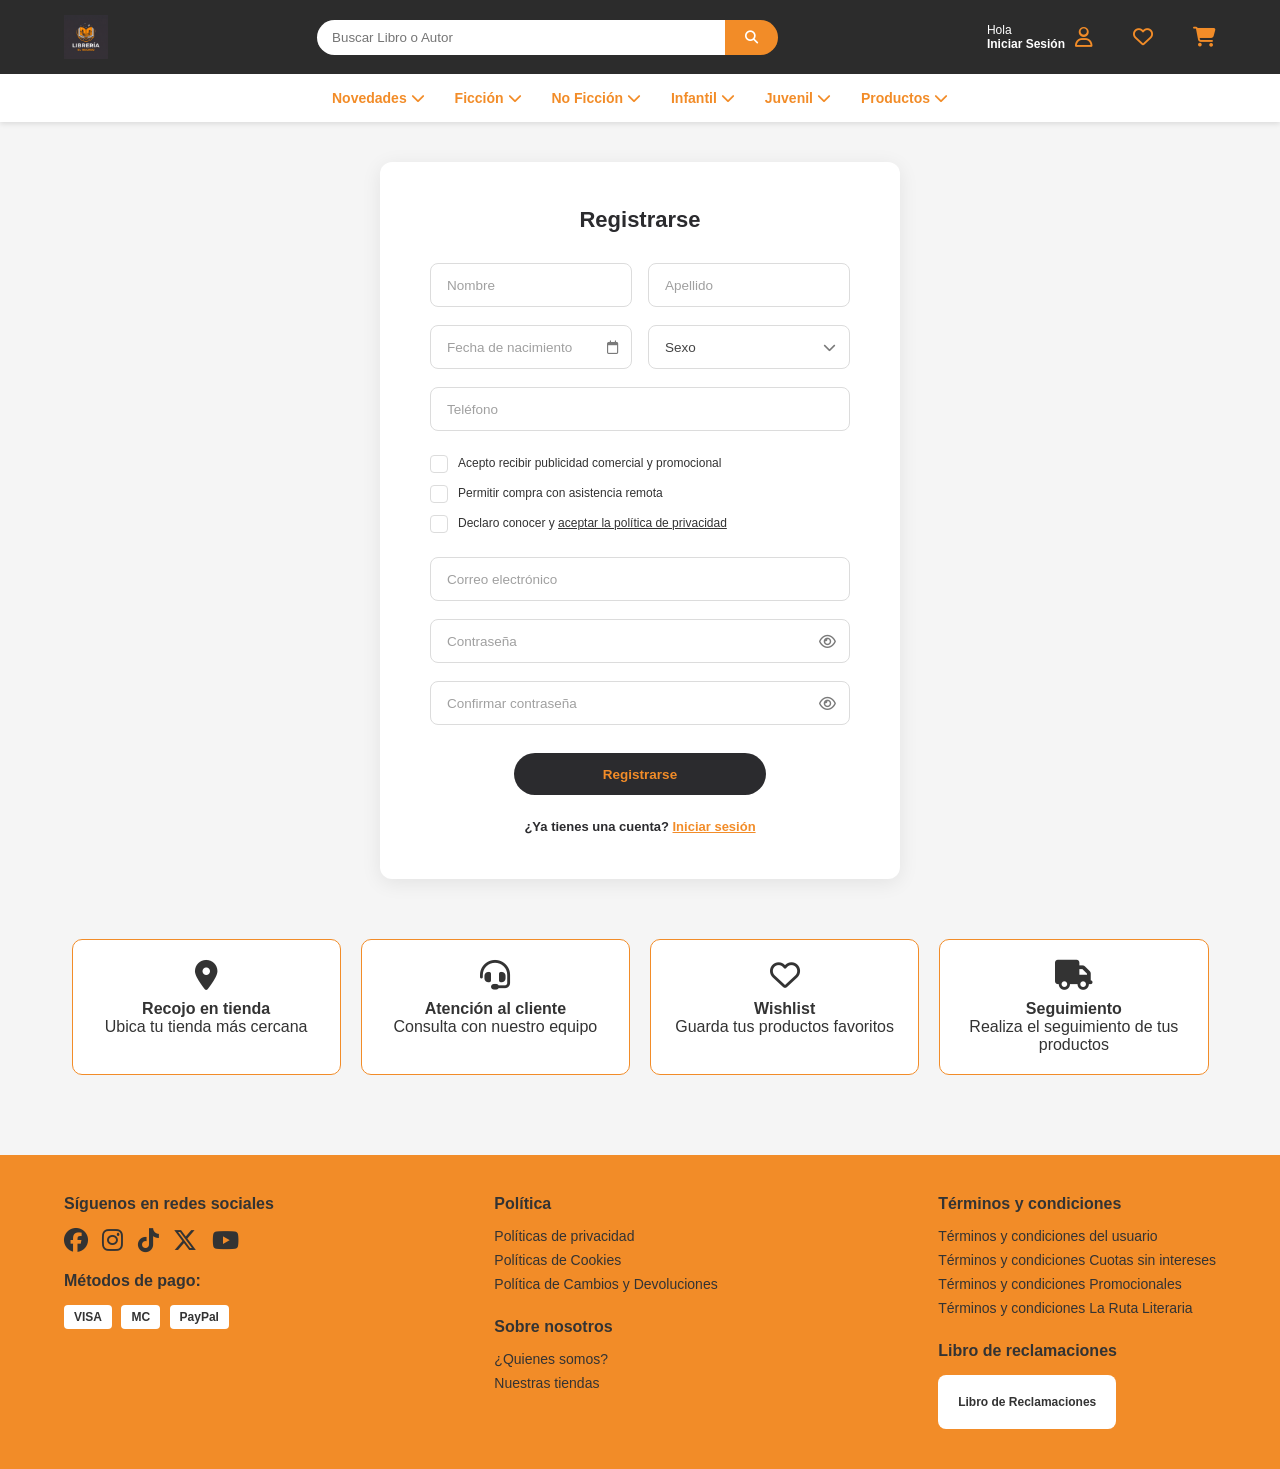
<file: registrarse.html>
<!DOCTYPE html>
<html lang="en">
<head>
    <meta charset="UTF-8">
    <meta name="viewport" content="width=device-width, initial-scale=1.0">
    <title>Inicio Sesión</title>
    <link rel="stylesheet" href="estilos_registrarse.css">
    <link rel="stylesheet" href="https://cdnjs.cloudflare.com/ajax/libs/font-awesome/6.4.0/css/all.min.css">
    <meta name="viewport" content="width=device-width, initial-scale=1.0">
</head>
<body>
    <!--------------------------- CABECERA ------------------------------>
    <header class="header">
        <div class="header-top">
            <div class="logo">
                <a href="index.html">
                    <img src="imagenes/Logo_libreria.jpg" alt="Librería El Recreo" class="logo-img">
                </a>
            </div>
            <!-- caja busqueda -->
            <div class="search-bar">
                <input type="text" placeholder="Buscar Libro o Autor">
                <button type="submit"><i class="fa-solid fa-magnifying-glass"></i></button>
            </div>
            <!-- menus -->
            <div class="user-actions">
                <div class="action-item">
                    <div class="text">
                        <span class="greeting">Hola</span>
                        <a href="iniciar_sesion.html" class="login-link"> Iniciar Sesión</a>
                    </div>
                    <i class="fa-regular fa-user"></i>
                </div>
                <div class="action-item">
                    <a href="lista-deseos.html"><i class="fa-regular fa-heart"></i></a>
                </div>
                <div class="action-item">
                    <a href="carrito.html"><i class="fa-solid fa-cart-shopping"></i></a>
                </div>
            </div>
        </div>
        
        <!-- categorias -->
        <nav class="header-bottom">
            <ul class="nav-links">
                <!-- Desplegable 1 -->
                <li class="nav-item has-dropdown">
                    <a href="#" class="nav-link-main">Novedades <i class="fa-solid fa-chevron-down"></i></a>
                    
                    <div class="mega-menu">
                        <div class="mega-menu-content">
                            <div class="menu-column">
                                <h4>Nuevos</h4>
                                <ul>
                                    <li><a href="categoria.html">Lanzamientos Nuevos</a></li>
                                    <li><a href="categoria.html">Preventa</a></li>
                                </ul>
                            </div>

                            <!-- Columna 2 -->
                            <div class="menu-column">
                                <h4>Nuevos Autores</h4>
                                <ul>
                                    <li><a href="categoria.html">Autores Nuevos</a></li>
                                </ul>
                            </div>
                        </div>
                    </div>
                </li>
                
                <!-- Desplegable 2 -->
                <li class="nav-item has-dropdown">
                    <a href="categoria.html" class="nav-link-main">Ficción <i class="fa-solid fa-chevron-down"></i></a>
                    
                    <!-- Contenedor del desplegable -->
                    <div class="mega-menu">
                        <div class="mega-menu-content">
                            <!-- Columna 1 -->
                            <div class="menu-column">
                                <h4>Narrativa</h4>
                                <ul>
                                    <li><a href="categoria.html">Literatura clásica</a></li>
                                    <li><a href="categoria.html">Literatura peruana</a></li>
                                    <li><a href="categoria.html">Literatura Latinoamericana</a></li>
                                    <li><a href="categoria.html">Literatura Universal</a></li>
                                    <li><a href="categoria.html">Literatura en otros idiomas</a></li>
                                </ul>
                            </div>

                            <!-- Columna 2 -->
                            <div class="menu-column">
                                <h4>Novelas</h4>
                                <ul>
                                    <li><a href="categoria.html">Ciencia ficción</a></li>
                                    <li><a href="categoria.html">Fantasía</a></li>
                                    <li><a href="categoria.html">Distopías</a></li>
                                    <li><a href="categoria.html">Terror</a></li>
                                    <li><a href="categoria.html">Románticas</a></li>
                                </ul>
                            </div>

                            <!-- Columna 3 -->
                            <div class="menu-column">
                                <h4>Lírica y drama</h4>
                                <ul>
                                    <li><a href="categoria.html">Poesía</a></li>
                                    <li><a href="categoria.html">Teatro</a></li>
                                </ul>
                            </div>

                            <!-- Columna 4 -->
                            <div class="menu-column">
                                <h4>Comics y mangas</h4>
                                <ul>
                                    <li><a href="categoria.html">Cómic de heroes</a></li>
                                    <li><a href="categoria.html">Cómic infantil</a></li>
                                    <li><a href="categoria.html">Cómic clásico</a></li>
                                    <li><a href="categoria.html">Humor</a></li>
                                    <li><a href="categoria.html">Novela gráfica</a></li>
                                    <li><a href="categoria.html">Manga Shojo</a></li>
                                    <li><a href="categoria.html">Manga Shonen</a></li>
                                </ul>
                            </div>
                        </div>
                    </div>
                </li>

                <!-- Desplegable 3 -->
                <li class="nav-item has-dropdown">
                    <a href="categoria.html" class="nav-link-main">No Ficción <i class="fa-solid fa-chevron-down"></i></a>
                    
                    <!-- Contenedor del desplegable -->
                    <div class="mega-menu">
                        <div class="mega-menu-content">
                            <!-- Columna 1 -->
                            <div class="menu-column">
                                <h4>Política</h4>
                                <ul>
                                    <li><a href="categoria.html">Literatura clásica</a></li>
                                    <li><a href="categoria.html">Literatura peruana</a></li>
                                    <li><a href="categoria.html">Literatura Latinoamericana</a></li>
                                    <li><a href="categoria.html">Literatura Universal</a></li>
                                    <li><a href="categoria.html">Literatura en otros idiomas</a></li>
                                </ul>
                            </div>

                            <!-- Columna 2 -->
                            <div class="menu-column">
                                <h4>Historia</h4>
                                <ul>
                                    <li><a href="categoria.html">Historia del Perú</a></li>
                                    <li><a href="categoria.html">Fantasía</a></li>
                                    <li><a href="categoria.html">Distopías</a></li>
                                    <li><a href="categoria.html">Terror</a></li>
                                    <li><a href="categoria.html">Románticas</a></li>
                                </ul>
                            </div>

                            <!-- Columna 3 -->
                            <div class="menu-column">
                                <h4>Ciencia</h4>
                                <ul>
                                    <li><a href="categoria.html">Química</a></li>
                                    <li><a href="categoria.html">Medicina</a></li>
                                </ul>
                            </div>

                            <!-- Columna 4 -->
                            <div class="menu-column">
                                <h4>Cocina</h4>
                                <ul>
                                    <li><a href="categoria.html">Cómic de heroes</a></li>
                                    <li><a href="categoria.html">Cómic infantil</a></li>
                                    <li><a href="categoria.html">Cómic clásico</a></li>
                                    <li><a href="categoria.html">Humor</a></li>
                                    <li><a href="categoria.html">Novela gráfica</a></li>
                                    <li><a href="categoria.html">Manga Shojo</a></li>
                                    <li><a href="categoria.html">Manga Shonen</a></li>
                                </ul>
                            </div>
                        </div>
                    </div>
                </li>

                <!-- Desplegable 4 -->
                <li class="nav-item has-dropdown">
                    <a href="categoria.html" class="nav-link-main">Infantil <i class="fa-solid fa-chevron-down"></i></a>
                    
                    <!-- Contenedor del desplegable -->
                    <div class="mega-menu">
                        <div class="mega-menu-content">
                            <!-- Columna 1 -->
                            <div class="menu-column">
                                <h4>Cuentos</h4>
                                <ul>
                                    <li><a href="categoria.html">Ceuntos Peruanos</a></li>
                                    <li><a href="categoria.html">Leyendas</a></li>
                                    <li><a href="categoria.html">Abecedario</a></li>
                                    <li><a href="categoria.html">Geografía</a></li>
                                </ul>
                            </div>

                            <!-- Columna 2 -->
                            <div class="menu-column">
                                <h4>Académicos</h4>
                                <ul>
                                    <li><a href="categoria.html">Repaso de literatura</a></li>
                                    <li><a href="categoria.html">Matemáticos</a></li>
                                </ul>
                            </div>

                            <!-- Columna 3 -->
                            <div class="menu-column">
                                <h4>Psicología</h4>
                                <ul>
                                    <li><a href="categoria.html">Prelectura</a></li>
                                    <li><a href="categoria.html">Prelectura</a></li>
                                </ul>
                            </div>

                            <!-- Columna 4 -->
                            <div class="menu-column">
                                <h4>Historias</h4>
                                <ul>
                                    <li><a href="categoria.html">Cuentos para niños</a></li>
                                    <li><a href="categoria.html">Materiales de arte</a></li>
                                    <li><a href="categoria.html">Cómic clásico</a></li>
                                    <li><a href="categoria.html">Valores</a></li>
                                    <li><a href="categoria.html">Comics educativos</a></li>
                                    <li><a href="categoria.html">Manualidades</a></li>
                                    <li><a href="categoria.html">Cultura</a></li>
                                </ul>
                            </div>
                        </div>
                    </div>
                </li>

                <!-- Desplegable 5 -->
                <li class="nav-item has-dropdown">
                    <a href="categoria.html" class="nav-link-main">Juvenil <i class="fa-solid fa-chevron-down"></i></a>
                    
                    <!-- Contenedor del desplegable -->
                    <div class="mega-menu">
                        <div class="mega-menu-content">
                            <!-- Columna 1 -->
                            <div class="menu-column">
                                <h4>Comics y Mangas</h4>
                                <ul>
                                    <li><a href="categoria.html">Shojo</a></li>
                                    <li><a href="categoria.html">Shonen</a></li>
                                    <li><a href="categoria.html">Isekai</a></li>
                                    <li><a href="categoria.html">Yaoi</a></li>
                                </ul>
                            </div>

                            <!-- Columna 2 -->
                            <div class="menu-column">
                                <h4>Literatura Juvenil</h4>
                                <ul>
                                    <li><a href="categoria.html">Teror y Misterio</a></li>
                                    <li><a href="categoria.html">Ciencia ficción</a></li>
                                    <li><a href="categoria.html">Boys Love</a></li>
                                    <li><a href="categoria.html">Drama</a></li>
                                    <li><a href="categoria.html">Romance</a></li>
                                </ul>
                            </div>

                            <!-- Columna 3 -->
                            <div class="menu-column">
                                <h4>Romance</h4>
                                <ul>
                                    <li><a href="categoria.html">Romance maduro</a></li>
                                    <li><a href="categoria.html">Romance aloescente</a></li>
                                </ul>
                            </div>

                            <!-- Columna 4 -->
                            <div class="menu-column">
                                <h4>Fantasia</h4>
                                <ul>
                                    <li><a href="categoria.html">Monster Romance</a></li>
                                    <li><a href="categoria.html">Distopías</a></li>
                                    <li><a href="categoria.html">Terror Psicológico</a></li>
                                    <li><a href="categoria.html">Dramna adolescente</a></li>
                                    <li><a href="categoria.html">Clasicos</a></li>
                                    <li><a href="categoria.html">Wattpad</a></li>
                                </ul>
                            </div>
                        </div>
                    </div>
                </li>

                <!-- Desplegable 6 -->
                <li class="nav-item has-dropdown">
                    <a href="categoria.html" class="nav-link-main">Productos <i class="fa-solid fa-chevron-down"></i></a>
                    
                    <!-- Contenedor del desplegable -->
                    <div class="mega-menu">
                        <div class="mega-menu-content">
                            <!-- Columna 1 -->
                            <div class="menu-column">
                                <h4>Material de arte</h4>
                                <ul>
                                    <li><a href="categoria.html">Utiles escolares</a></li>
                                    <li><a href="categoria.html">Objetos de lectura</a></li>
                                    <li><a href="categoria.html">Organizadores</a></li>
                                    <li><a href="categoria.html">Papeleria</a></li>
                                </ul>
                            </div>

                            <!-- Columna 2 -->
                            <div class="menu-column">
                                <h4>Juegos de mesa</h4>
                                <ul>
                                    <li><a href="categoria.html">Juegos clásicos</a></li>
                                    <li><a href="categoria.html">Juegos de estrategia</a></li>
                                    <li><a href="categoria.html">Juegos cooperativos</a></li>
                                    <li><a href="categoria.html">Juegos de rol</a></li>
                                    <li><a href="categoria.html">Juegos familiar</a></li>
                                </ul>
                            </div>

                            <!-- Columna 3 -->
                            <div class="menu-column">
                                <h4>Merchandising</h4>
                                <ul>
                                    <li><a href="categoria.html">Decoración</a></li>
                                    <li><a href="categoria.html">Peluches</a></li>
                                    <li><a href="categoria.html">Coleccionables</a></li>
                                </ul>
                            </div>

                            <!-- Columna 4 -->
                            <div class="menu-column">
                                <h4>Rompecabezas</h4>
                                <ul>
                                    <li><a href="categoria.html">Rompecabezas fáciles</a></li>
                                    <li><a href="categoria.html">Rompecabezas de 1000 piezas</a></li>
                                    <li><a href="categoria.html">Rompecabezas de madera</a></li>
                                    <li><a href="categoria.html">Rompecabezas para niños</a></li>
                                </ul>
                            </div>
                        </div>
                    </div>
                </li>
            </ul>
        </nav>
    </header>

    <main class="auth-main">

        <!-- Cuadro Central de Registrarse -->
        <section class="auth-card register-card">
            <h2 class="auth-title">Registrarse</h2>
            
            <form class="auth-form" action="#" method="POST">
                <!-- Fila 1: Nombre y Apellido -->
                <div class="form-row-2">
                    <div class="input-group">
                        <input type="text" placeholder="Nombre" required>
                    </div>
                    <div class="input-group">
                        <input type="text" placeholder="Apellido" required>
                    </div>
                </div>

                <!-- Fila 2: Fecha de nacimiento y Sexo -->
                <div class="form-row-2">
                    <div class="input-group date-group">
                        <input type="text" placeholder="Fecha de nacimiento" onfocus="(this.type='date')" onblur="if(!this.value)this.type='text'" required>
                        <i class="fa-regular fa-calendar input-icon"></i>
                    </div>
                    <div class="input-group select-group">
                        <select required>
                            <option value="" disabled selected hidden>Sexo</option>
                            <option value="femenino">Femenino</option>
                            <option value="masculino">Masculino</option>
                            <option value="otro">Otro</option>
                            <option value="no-especificar">Prefiero no decir</option>
                        </select>
                        <i class="fa-solid fa-chevron-down select-icon"></i>
                    </div>
                </div>

                <!-- Fila 3: Teléfono -->
                <div class="input-group">
                    <input type="tel" placeholder="Teléfono" required>
                </div>

                <!-- Fila 4: Casillas de verificación (Checkboxes) -->
                <div class="checkbox-container">
                    <label class="custom-checkbox">
                        <input type="checkbox">
                        <span class="checkmark"></span>
                        <span class="checkbox-label">Acepto recibir publicidad comercial y promocional</span>
                    </label>
                    <label class="custom-checkbox">
                        <input type="checkbox">
                        <span class="checkmark"></span>
                        <span class="checkbox-label">Permitir compra con asistencia remota</span>
                    </label>
                    <label class="custom-checkbox">
                        <input type="checkbox" required>
                        <span class="checkmark"></span>
                        <span class="checkbox-label">Declaro conocer y <a href="#" class="legal-link">aceptar la política de privacidad</a></span>
                    </label>
                </div>

                <!-- Fila 5: Correo electrónico -->
                <div class="input-group">
                    <input type="email" placeholder="Correo electrónico" required>
                </div>

                <!-- Fila 6: Contraseña -->
                <div class="input-group password-group">
                    <input type="password" id="registerPassword" placeholder="Contraseña" required>
                    <button type="button" class="btn-toggle-password" data-target="registerPassword" aria-label="Mostrar u ocultar contraseña">
                        <i class="fa-regular fa-eye"></i>
                    </button>
                </div>

                <!-- Fila 7: Confirmar Contraseña -->
                <div class="input-group password-group">
                    <input type="password" id="confirmPassword" placeholder="Confirmar contraseña" required>
                    <button type="button" class="btn-toggle-password" data-target="confirmPassword" aria-label="Mostrar u ocultar contraseña">
                        <i class="fa-regular fa-eye"></i>
                    </button>
                </div>

                <!-- Botón Registrarse -->
                <button type="submit" class="btn-auth-submit">Registrarse</button>
            </form>

            <!-- Enlace alternativo inferior -->
            <div class="auth-links">
                <p class="switch-auth">
                    ¿Ya tienes una cuenta? <a href="iniciar_sesion.html" class="highlight-link">Iniciar sesión</a>
                </p>
            </div>
        </section>
        
        <!-------------------------  BENEFICIOS------------->
        <section class="features-section">
            <div class="feature-card">
                <i class="fa-solid fa-location-dot"></i>
                <h4>Recojo en tienda</h4>
                <p>Ubica tu tienda más cercana</p>
            </div>
            <div class="feature-card">
                <i class="fa-solid fa-headset"></i>
                <h4>Atención al cliente</h4>
                <p>Consulta con nuestro equipo</p>
            </div>
            <div class="feature-card">
                <i class="fa-regular fa-heart"></i>
                <h4>Wishlist</h4>
                <p>Guarda tus productos favoritos</p>
            </div>
            <div class="feature-card">
                <i class="fa-solid fa-truck"></i>
                <h4>Seguimiento</h4>
                <p>Realiza el seguimiento de tus productos</p>
            </div>
        </section>
    </main>
    

    <!------------------------- FOOTER ----------------->
    <footer class="footer">
        <div class="footer-container">
            <div class="footer-column">
                <h4>Síguenos en redes sociales</h4>
                <div class="social-icons">
                    <i class="fa-brands fa-facebook"></i>
                    <i class="fa-brands fa-instagram"></i>
                    <i class="fa-brands fa-tiktok"></i>
                    <i class="fa-brands fa-x-twitter"></i>
                    <i class="fa-brands fa-youtube"></i>
                </div>
                <h4>Métodos de pago:</h4>
                <div class="payment-icons">
                    <span class="placeholder-icon">VISA</span>
                    <span class="placeholder-icon">MC</span>
                    <span class="placeholder-icon">PayPal</span>
                </div>
            </div>

            <div class="footer-column">
                <h4>Política</h4>
                <ul>
                    <li><a href="#">Políticas de privacidad</a></li>
                    <li><a href="#">Políticas de Cookies</a></li>
                    <li><a href="#">Política de Cambios y Devoluciones</a></li>
                </ul>
                <br>
                <h4>Sobre nosotros</h4>
                <ul>
                    <li><a href="#">¿Quienes somos?</a></li>
                    <li><a href="#">Nuestras tiendas</a></li>
                </ul>
            </div>

            <div class="footer-column">
                <h4>Términos y condiciones</h4>
                <ul>
                    <li><a href="#">Términos y condiciones del usuario</a></li>
                    <li><a href="#">Términos y condiciones Cuotas sin intereses</a></li>
                    <li><a href="#">Términos y condiciones Promocionales</a></li>
                    <li><a href="#">Términos y condiciones La Ruta Literaria</a></li>
                </ul>
                <br>
                <h4>Libro de reclamaciones</h4>
                <div class="libro-reclamaciones placeholder-icon">
                    Libro de Reclamaciones
                </div>
            </div>
        </div>
    </footer>
    <script src="script.js"></script>
</body>
</html>
</file>
<file: estilos.css>
:root{
    --primary-orange: #F28C28; 
    --dark-bg: #2C2C2C; 
    --light-bg: #F5F5F5; 
    --text-dark: #333333;
    --text-light: #FFFFFF;
    --border-color: #E0E0E0;
    --placeholder-gray: #D9D9D9;
}

*{
    margin: 0;
    padding: 0;
    box-sizing: border-box;
    font-family: 'Segoe UI', Tahoma, Geneva, Verdana, sans-serif;
}
body{
    background-color: var(--light-bg);
    color: var(--text-dark);
}
a{
    text-decoration: none;
    color: inherit;
}
ul{
    list-style: none;
}
.placeholder-gray{
    background-color: var(--placeholder-gray);
    border-radius: 8px;
}

/*-------------------------- CABECERA -----------------------------------*/
.header{
    width: 100%;
    position: sticky;
    top: 0;
    left: 0;
    z-index: 1000;
    background-color: var(--light-bg);
    box-shadow: 0 2px 5px rgba(0,0,0,0.1);
}
.header-top{
    background-color: var(--dark-bg);
    color: var(--text-light);
    display: flex;
    justify-content: space-between;
    align-items: center;
    padding: 15px 5%;
}
.logo {
    display: flex;
    align-items: center;
    flex-shrink: 0;
}
.logo-img {
    height: 44px;
    width: auto;
    object-fit: contain;
    display: block;
}
/* buscador */
.search-bar{
    display: flex;
    width: 40%;
}
.search-bar input{
    width: 100%;
    padding: 10px 15px;
    border: none;
    border-radius: 20px 0 0 20px;
    outline: none;
}
.search-bar button{
    padding: 10px 20px;
    background-color: var(--primary-orange);
    color: white;
    border: none;
    border-radius: 0 20px 20px 0;
    cursor: pointer;
}
/* acciones */
.user-actions{
    display: flex;
    gap: 40px;
    align-items: center;
}
.action-item{
    display: flex;
    align-items: center;
    gap: 10px;
    color: var(--primary-orange);
    font-size: 20px;
}
.action-item .text{
    display: flex;
    flex-direction: column;
    font-size: 12px;
    color: var(--text-light);
}
.action-item .text .login-link{
    font-weight: bold;
}

/* navegación */
.header-bottom{
    display: flex;
    justify-content: center;
    padding: 15px 0;
    background-color: white;
}
.nav-links{
    display: flex;
    gap: 30px;
}
.nav-links a{
    color: var(--primary-orange);
    font-weight: bold;
    font-size: 14px;
}

/* ----------------------------------- DESPLEGABLE CATEGORIA -----------------------*/
.nav-item.has-dropdown {
    position: relative;
    /* Aseguramos que el contenedor cubra todo el alto para no perder el foco */
    padding-bottom: 10px;
    margin-bottom: -10px;
}

.mega-menu {
    position: absolute;
    top: calc(100% + 10px);
    left: 50%;
    transform: translateX(-35%);
    background-color: #ffffff;
    width: 680px;
    padding: 30px 35px;
    border-radius: 8px;
    box-shadow: 0 10px 30px rgba(0, 0, 0, 0.22);
    
    /* Oculto por defecto */
    opacity: 0;
    visibility: hidden;
    pointer-events: none;
    
    /* Agregamos una transición suave que da margen antes de cerrarse */
    transition: opacity 0.2s ease, visibility 0.2s ease, transform 0.2s ease;
    z-index: 1100;
}

/* PUENTE INVISIBLE: Evita que el cursor pierda el hover al bajar */
.mega-menu::after {
    content: '';
    position: absolute;
    top: -15px; /* Cubre el espacio en blanco hacia arriba */
    left: 0;
    width: 100%;
    height: 15px;
    background: transparent; /* Es totalmente invisible para el usuario */
}

/* Triangulito superior blanco apuntando a la categoría */
.mega-menu::before {
    content: '';
    position: absolute;
    top: -9px;
    left: 35%;
    transform: translateX(-50%);
    border-left: 9px solid transparent;
    border-right: 9px solid transparent;
    border-bottom: 9px solid #ffffff;
    z-index: 2;
}

/* Estado activo al pasar el cursor */
.nav-item.has-dropdown:hover .mega-menu {
    opacity: 1;
    visibility: visible;
    pointer-events: auto;
}

/* Rotación suave de la flechita hacia abajo */
.nav-item.has-dropdown:hover .nav-link-main i {
    transform: rotate(180deg);
}

.nav-link-main i {
    transition: transform 0.2s ease;
}

/* Distribución en 4 columnas */
.mega-menu-content {
    display: grid;
    grid-template-columns: repeat(4, 1fr);
    gap: 24px;
}

/* Títulos naranjas de cada subcategoría */
.menu-column h4 {
    color: #F28C28;
    font-size: 13px;
    font-weight: 700;
    margin-bottom: 14px;
}

/* Enlaces de cada subcategoría */
.menu-column ul {
    list-style: none;
    padding: 0;
    margin: 0;
    display: flex;
    flex-direction: column;
    gap: 8px;
}

.menu-column ul li a {
    color: #444444;
    font-size: 11.5px;
    font-weight: 500;
    text-decoration: none;
    transition: color 0.2s ease;
    display: block;
}

.menu-column ul li a:hover {
    color: #F28C28;
}

/*----------------------------- BANNER PRINCIPAL (HERO SLIDER) ----------------- */
.hero-slider-section {
    width: 100%;
    margin-bottom: 35px;
    position: relative;
    overflow: hidden;
}

.slider-wrapper {
    position: relative;
    width: 100%;
    overflow: hidden;
}

.slider-track {
    display: flex;
    transition: transform 0.5s ease-in-out;
    width: 100%;
}

.slide {
    min-width: 100%;
    box-sizing: border-box;
}

.banner-placeholder {
    width: 100%;
    height: auto;
    background-color: #d9d9d9;
    display: flex;
    justify-content: center;
    align-items: center;
    overflow: hidden;
}

/* La imagen ocupa todo el ancho y su altura se calcula sola */
.banner-placeholder img {
    width: 100%;
    height: auto;
    display: block;
    object-fit: contain; /* Evita que se recorte cualquier extremo */
}

.slider-indicators {
    position: absolute;
    bottom: 16px;
    left: 50%;
    transform: translateX(-50%);
    display: flex;
    gap: 8px;
    z-index: 10;
}

.indicator-dot {
    width: 9px;
    height: 9px;
    border-radius: 50%;
    background-color: #ffffff;
    border: none;
    cursor: pointer;
    opacity: 0.6;
    transition: opacity 0.3s, transform 0.3s, background-color 0.3s;
    padding: 0;
}

.indicator-dot.active {
    opacity: 1;
    background-color: #2b2b2e;
    transform: scale(1.15);
}

/* Ajustes responsive del banner */
@media (max-width: 1024px) {
    .banner-placeholder {
        height: 260px;
    }
}

@media (max-width: 768px) {
    .banner-placeholder {
        height: 200px;
    }
}

@media (max-width: 480px) {
    .banner-placeholder {
        height: 150px;
    }
    .indicator-dot {
        width: 7px;
        height: 7px;
    }
}

/* --------------------------- CONTENIDO PRINCIPAL -------------------- */
main{
    padding: 20px 10%;
}
.hero-banner{
    height: 300px;
    margin-bottom: 40px;
}
.slider-container{
    height: 250px;
    margin-bottom: 40px;
}
.discoverd-grid{
    display: flex;
    gap: 20px;
    margin-top: 20px;
    margin-bottom: 40px;
}
.discover-card{
    flex: 1;
    height: 200px;
} 

/* seccion beneficios */
.features-section{
    display: flex;
    justify-content: space-between;
    gap: 20px;
    margin-bottom: 40px;
}
.feature-card{
    flex: 1;
    background-color: white;
    border: 1px solid var(--primary-orange);
    border-radius: 10px;
    padding: 20px;
    text-align: center;
}
.feature-card i{
    font-size: 30px;
    color: var(--text-dark);
    margin-bottom: 10px;
}

/*------------------------------- LIBROS -------------------.- */

.book-slider-section {
    width: 100%;
    margin-bottom: 45px;
}


.section-header {
    display: flex;
    justify-content: space-between;
    align-items: flex-end;
    border-bottom: 1.5px solid #4a4a4a; 
    padding-bottom: 6px;
    margin-bottom: 22px;
}

.section-title {
    color: #F28C28; 
    font-size: 20px;
    font-weight: 700;
    line-height: 1;
}

.view-all {
    color: #2b2b2e;
    font-size: 12px;
    font-weight: 600;
    text-decoration: none;
    display: inline-flex;
    align-items: center;
    gap: 6px;
    transition: color 0.2s ease;
}

.view-all:hover {
    color: #F28C28;
}

.carousel-wrapper {
    position: relative;
    width: 100%;
    display: flex;
    align-items: center;
}

.carousel-btn {
    position: absolute;
    top: 40%;
    transform: translateY(-50%);
    width: 34px;
    height: 34px;
    border-radius: 50%;
    background-color: #2b2b2e;
    color: #ffffff;
    border: none;
    cursor: pointer;
    display: flex;
    justify-content: center;
    align-items: center;
    font-size: 13px;
    box-shadow: 0 3px 6px rgba(0, 0, 0, 0.25);
    z-index: 10;
    transition: background-color 0.2s ease, transform 0.2s ease;
}

.carousel-btn:hover {
    background-color: #F28C28;
    transform: translateY(-50%) scale(1.08);
}

.prev-btn {
    left: -17px;
}

.next-btn {
    right: -17px;
}

.books-grid {
    display: grid;
    grid-template-columns: repeat(5, 1fr);
    gap: 18px;
    width: 100%;
}

.book-card {
    display: flex;
    flex-direction: column;
    align-items: center;
    text-align: center;
}

.book-cover-wrapper {
    position: relative;
    width: 70%;
    aspect-ratio: 1 / 1.48; 
    background-color: #d9d9d9;
    border-radius: 4px;
    overflow: hidden;
    margin-bottom: 10px;
}

.book-cover-img {
    width: 100%;
    height: 100%;
    object-fit: cover;
    display: block;
}

.btn-wishlist {
    position: absolute;
    top: 8px;
    right: 8px;
    width: 28px;
    height: 28px;
    background-color: #2b2b2e;
    border: none;
    border-radius: 50%;
    display: flex;
    justify-content: center;
    align-items: center;
    cursor: pointer;
    z-index: 2;
    transition: transform 0.2s ease, background-color 0.2s ease;
}

.btn-wishlist i {
    color: #F28C28;
    font-size: 13px;
}

.btn-wishlist:hover {
    transform: scale(1.12);
}

.book-info {
    display: flex;
    flex-direction: column;
    align-items: center;
    width: 100%;
}

.book-title {
    font-size: 13px;
    font-weight: 700;
    color: #222222;
    margin-bottom: 2px;
    white-space: nowrap;
    overflow: hidden;
    text-overflow: ellipsis;
    max-width: 100%;
}

.book-title a {
    color: inherit;
    text-decoration: none;
}

.book-title a:hover {
    color: #F28C28;
}

.book-author {
    font-size: 11px;
    color: #7a7a7a;
    margin-bottom: 4px;
}

.book-price {
    font-size: 14px;
    font-weight: 700;
    color: #F28C28;
    margin-bottom: 8px;
}
.btn-add-cart {
    background-color: #2b2b2e;
    color: #ffffff;
    border: none;
    padding: 6px 16px;
    border-radius: 14px;
    font-size: 11px;
    font-weight: 600;
    cursor: pointer;
    transition: background-color 0.2s ease, transform 0.15s ease;
}

.btn-add-cart:hover {
    background-color: #F28C28;
    transform: translateY(-1px);
}
.carousel-dots {
    display: flex;
    justify-content: center;
    gap: 7px;
    margin-top: 14px;
}

.carousel-dots .dot {
    width: 6px;
    height: 6px;
    border-radius: 50%;
    /* background-color: #d1d1d1; */
    cursor: pointer;
    transition: background-color 0.2s ease;
}

.carousel-dots .dot.active {
    background-color: #2b2b2e;
}

/*------------------- DESCUBRE TU MUNDO COMO LECTOR -----------*/
.discover-section {
    width: 100%;
    margin-top: 40px;
    margin-bottom: 50px;
}

.discover-title {
    color: #F28C28;
    font-size: 20px;
    font-weight: 700;
    margin-bottom: 20px;
}

.discover-grid {
    display: grid;
    grid-template-columns: repeat(3, 1fr);
    gap: 22px;
    width: 100%;
    align-items: start;
}

.discover-card {
    display: block;
    width: 100%;
    height: auto; /* Se elimina el aspect-ratio fijo */
    border-radius: 8px;
    overflow: hidden;
    text-decoration: none;
    background-color: transparent; /* Permite transparencia si el PNG la tiene */
    transition: transform 0.25s ease, box-shadow 0.25s ease;
}

.discover-card:hover {
    transform: translateY(-4px);
    /* box-shadow: 0 6px 14px rgba(0, 0, 0, 0.12); */
}

.discover-img {
    width: 100%;
    height: auto; /* La altura se calcula según el PNG real */
    display: block;
    object-fit: contain; /* Evita cualquier recorte */
    border-radius: 8px;
}

/*------------------------ RESPONSIVE ------------*/

@media (max-width: 1024px) {
    .books-grid {
        grid-template-columns: repeat(4, 1fr);
        gap: 14px;
    }
}

@media (max-width: 768px) {
    .books-grid {
        grid-template-columns: repeat(3, 1fr);
        gap: 12px;
    }
    .discover-grid {
        grid-template-columns: repeat(2, 1fr);
        gap: 14px;
    }
    .prev-btn { left: -8px; }
    .next-btn { right: -8px; }
}

@media (max-width: 500px) {
    .books-grid {
        grid-template-columns: repeat(2, 1fr);
        gap: 10px;
    }
    .discover-grid {
        grid-template-columns: 1fr;
    }
    .section-title,
    .discover-title {
        font-size: 17px;
    }
}

                        /* PIE DE PAGINA */
.footer{
    background-color: var(--primary-orange);
    color: var(--text-dark);
    padding: 40px 5%;
}
.footer-container{
    display: flex;
    justify-content: space-between;
    gap: 20px;
}
.footer-column h4{
    margin-bottom: 15px;
    font-size: 16px;
    font-weight: bold;
}
.footer-column ul li{
    margin-bottom: 8px;
    font-size: 14px;
}
.social-icons i{
    font-size: 24px;
    margin-right: 10px;
    margin-bottom: 20px;
}
.placeholder-icon{
    display: inline-block;
    background: white;
    padding: 5px 10px;
    border-radius: 4px;
    margin-right: 5px;
    font-size: 12px;
    font-weight: bold;
}
.libro-reclamaciones{
    background-color: white;
    padding: 20px;
    text-align: center;
    border-radius: 8px;
    width: fit-content;
}
@media (max-width: 768px) {
    /* 1. La cabecera se reorganiza */
    .header-top {
        flex-wrap: wrap;
        gap: 12px;
    }

    .search-bar {
        order: 3;
        width: 100%;
        max-width: 100%;
    }

    /* 2. Menú secundario deslizable hacia los lados */
    .header-bottom {
        overflow-x: auto;
        white-space: nowrap;
    }

    /* 3. Libros: en lugar de 5, muestra 3 por fila */
    .books-grid {
        grid-template-columns: repeat(3, 1fr);
        gap: 12px;
    }

    /* 4. Descubre tu mundo: muestra 2 columnas */
    .discover-grid {
        grid-template-columns: repeat(2, 1fr);
        gap: 14px;
    }

    /* 5. Cajas de beneficios: 2 por fila */
    .features-section {
        display: grid;
        grid-template-columns: repeat(2, 1fr);
        gap: 14px;
    }

    /* 6. Footer vertical */
    .footer-container {
        flex-direction: column;
        gap: 25px;
    }
}

/* Cuando la pantalla mide 480px o menos (Celulares) */
@media (max-width: 480px) {
    /* Libros: 2 por fila */
    .books-grid {
        grid-template-columns: repeat(2, 1fr);
        gap: 10px;
    }

    /* Descubre tu mundo: 1 sola columna apilada */
    .discover-grid {
        grid-template-columns: 1fr;
    }

    /* Beneficios: 1 por fila */
    .features-section {
        grid-template-columns: 1fr;
    }

    /* Ocultamos texto "Hola / Iniciar Sesión" para que quepa todo */
    .action-item.login-box .text {
        display: none;
    }
}

/* BOTONES DE LA PAGINA CATEGORIA */

.paginacion-container {
    display: flex;
    justify-content: center;
    align-items: center;
    gap: 8px;
    margin: 40px 0 60px 0;
}

.pag-btn {
    border: none;
    background: transparent;
    color: #333333;
    font-size: 13px;
    font-weight: 600;
    width: 28px;
    height: 28px;
    border-radius: 50%;
    cursor: pointer;
    display: flex;
    justify-content: center;
    align-items: center;
    transition: all 0.2s;
}

.pag-btn:hover {
    color: #F28C28;
}

.pag-btn.active {
    background-color: #2b2b2e;
    color: #ffffff;
}

.pag-dots {
    color: #777777;
    font-size: 13px;
    padding: 0 4px;
}

/* ================= LISTA DE DESEOS ================= */
.wishlist-item {
    display: flex;
    align-items: flex-start;
    gap: 30px;
}

.wishlist-cover {
    width: 170px;
    min-width: 170px;
    aspect-ratio: 1 / 1.48;
    background-color: #d9d9d9;
    border-radius: 4px;
    overflow: hidden;
}

.wishlist-cover img {
    width: 100%;
    height: 100%;
    object-fit: cover;
    display: block;
}

.wishlist-info {
    display: flex;
    flex-direction: column;
    align-items: flex-start;
    max-width: 700px;
}

.wishlist-book-title {
    font-size: 16px;
    font-weight: 700;
    color: #2b2b2e;
    margin-bottom: 3px;
}

.wishlist-book-title a:hover {
    color: #F28C28;
}

.wishlist-book-author {
    font-size: 12.5px;
    color: #7a7a7a;
    margin-bottom: 12px;
}

.wishlist-book-price {
    font-size: 16px;
    font-weight: 700;
    color: #F28C28;
    margin-bottom: 12px;
}

.wishlist-book-desc {
    font-size: 12.5px;
    line-height: 1.5;
    color: #4a4a4a;
    text-align: justify;
    margin-bottom: 16px;
}

.wishlist-actions {
    display: flex;
    align-items: center;
    gap: 15px;
}

.btn-remove-wishlist {
    background: none;
    border: none;
    color: #999999;
    font-size: 12px;
    cursor: pointer;
    text-decoration: underline;
}

.btn-remove-wishlist:hover {
    color: #d93025;
}

@media (max-width: 650px) {
    .wishlist-item {
        flex-direction: column;
        align-items: center;
        text-align: center;
    }
    .wishlist-info {
        align-items: center;
    }
    .wishlist-book-desc {
        text-align: center;
    }
}

/* DISEÑO DE PAGINA CARITOP */

.carrito-main {
    padding: 35px 10%;
    max-width: 1200px;
    margin: 0 auto;
}

.carrito-titulo {
    color: #F28C28;
    font-size: 22px;
    font-weight: 700;
    margin-bottom: 20px;
}

/* Encabezado de columnas */
.cart-table-header {
    display: grid;
    grid-template-columns: 2fr 1fr 1fr 1fr 0.6fr;
    padding-bottom: 10px;
    border-bottom: 1.5px solid #2b2b2e;
    font-size: 13px;
    color: #333333;
    font-weight: 600;
    text-align: center;
}

.cart-table-header .col-prod {
    text-align: left;
    padding-left: 10px;
}

/* Lista de artículos */
.cart-items-container {
    display: flex;
    flex-direction: column;
    margin-bottom: 40px;
    min-height: 120px;
}

.cart-row {
    display: grid;
    grid-template-columns: 2fr 1fr 1fr 1fr 0.6fr;
    align-items: center;
    padding: 24px 0;
    border-bottom: 1px solid #e0e0e0;
    text-align: center;
}

/* Columna Producto (Portada + Nombre) */
.cart-prod-info {
    display: flex;
    align-items: center;
    gap: 24px;
    text-align: left;
    padding-left: 10px;
}

.cart-cover-box {
    width: 110px;
    min-width: 110px;
    aspect-ratio: 1 / 1.45;
    background-color: #d9d9d9;
    border-radius: 4px;
    overflow: hidden;
}

.cart-cover-box img {
    width: 100%;
    height: 100%;
    object-fit: cover;
    display: block;
}

.cart-prod-name {
    font-size: 14px;
    font-weight: 600;
    color: #2b2b2e;
}

/* Precios */
.cart-price, .cart-subtotal {
    font-size: 14px;
    font-weight: 700;
    color: #F28C28;
}

/* Selector Cantidad [- 1 +] */
.cart-qty-box {
    display: inline-flex;
    align-items: center;
    justify-content: center;
    border: 1px solid #dcdcdc;
    border-radius: 4px;
    padding: 3px 10px;
    gap: 12px;
    background-color: #ffffff;
    width: fit-content;
    margin: 0 auto;
}

.cart-qty-btn {
    background: none;
    border: none;
    cursor: pointer;
    font-size: 13px;
    font-weight: bold;
    color: #444;
    padding: 2px 4px;
}

.cart-qty-btn:hover {
    color: #F28C28;
}

.cart-qty-num {
    font-size: 13px;
    font-weight: 600;
    min-width: 14px;
}

/* Botón Borrar (X roja) */
.btn-delete-item {
    background: none;
    border: none;
    color: #e53935;
    font-size: 20px;
    cursor: pointer;
    transition: transform 0.2s;
}

.btn-delete-item:hover {
    transform: scale(1.2);
}

/* TARJETA RESUMEN DE COMPRA */
.cart-summary-card {
    background-color: #ffffff;
    border: 1px solid #dcdcdc;
    border-radius: 12px;
    padding: 35px 40px;
    display: flex;
    justify-content: space-between;
    align-items: flex-start;
    gap: 40px;
    margin-bottom: 60px;
}

.summary-title {
    font-size: 18px;
    font-weight: 700;
    color: #2b2b2e;
    margin-bottom: 30px;
}

.coupon-box {
    display: flex;
    max-width: 320px;
    height: 38px;
}

.coupon-box input {
    border: 1px solid #dcdcdc;
    border-right: none;
    border-radius: 6px 0 0 6px;
    padding: 0 14px;
    font-size: 13px;
    outline: none;
    width: 100%;
}

.btn-coupon {
    background-color: #F28C28;
    color: #ffffff;
    border: none;
    border-radius: 0 6px 6px 0;
    padding: 0 20px;
    font-size: 12.5px;
    font-weight: 600;
    cursor: pointer;
}

.summary-right {
    display: flex;
    flex-direction: column;
    align-items: flex-end;
    min-width: 260px;
    gap: 12px;
}

.summary-line {
    display: flex;
    justify-content: space-between;
    width: 100%;
    font-size: 14px;
    color: #444444;
}

.total-line {
    font-size: 18px;
    font-weight: 700;
    color: #2b2b2e;
    margin: 8px 0 12px 0;
}

.total-line .amount {
    color: #2b2b2e;
}

.btn-checkout {
    background-color: #2b2b2e;
    color: #ffffff;
    border: none;
    padding: 12px 35px;
    border-radius: 8px;
    font-size: 14px;
    font-weight: 700;
    cursor: pointer;
    transition: background-color 0.2s;
    width: 100%;
}

.btn-checkout:hover {
    background-color: #F28C28;
}

/* Responsive Carrito */
@media (max-width: 768px) {
    .cart-table-header {
        display: none; /* En móvil se ocultan los encabezados de tabla */
    }
    .cart-row {
        grid-template-columns: 1fr;
        gap: 14px;
        padding: 20px 0;
        text-align: center;
    }
    .cart-prod-info {
        flex-direction: column;
        padding: 0;
        text-align: center;
    }
    .cart-summary-card {
        flex-direction: column;
        padding: 25px 20px;
    }
    .summary-right {
        width: 100%;
        align-items: stretch;
    }
}
</file>
<file: estilos_detalle.css>
:root{
    --primary-orange: #F28C28; 
    --dark-bg: #2C2C2C; 
    --light-bg: #F5F5F5; 
    --text-dark: #333333;
    --text-light: #FFFFFF;
    --border-color: #E0E0E0;
    --placeholder-gray: #D9D9D9;
}

*{
    margin: 0;
    padding: 0;
    box-sizing: border-box;
    font-family: 'Segoe UI', Tahoma, Geneva, Verdana, sans-serif;
}
body{
    background-color: var(--light-bg);
    color: var(--text-dark);
}
a{
    text-decoration: none;
    color: inherit;
}
ul{
    list-style: none;
}
.placeholder-gray{
    background-color: var(--placeholder-gray);
    border-radius: 8px;
}

/*-------------------------- CABECERA -----------------------------------*/
.header{
    width: 100%;
    position: sticky;
    top: 0;
    left: 0;
    z-index: 1000;
    background-color: var(--light-bg);
    box-shadow: 0 2px 5px rgba(0,0,0,0.1);
}
.header-top{
    background-color: var(--dark-bg);
    color: var(--text-light);
    display: flex;
    justify-content: space-between;
    align-items: center;
    padding: 15px 5%;
}
.logo {
    display: flex;
    align-items: center;
    flex-shrink: 0;
}
.logo-img {
    height: 44px;
    width: auto;
    object-fit: contain;
    display: block;
}
/* buscador */
.search-bar{
    display: flex;
    width: 40%;
}
.search-bar input{
    width: 100%;
    padding: 10px 15px;
    border: none;
    border-radius: 20px 0 0 20px;
    outline: none;
}
.search-bar button{
    padding: 10px 20px;
    background-color: var(--primary-orange);
    color: white;
    border: none;
    border-radius: 0 20px 20px 0;
    cursor: pointer;
}
/* acciones */
.user-actions{
    display: flex;
    gap: 40px;
    align-items: center;
}
.action-item{
    display: flex;
    align-items: center;
    gap: 10px;
    color: var(--primary-orange);
    font-size: 20px;
}
.action-item .text{
    display: flex;
    flex-direction: column;
    font-size: 12px;
    color: var(--text-light);
}
.action-item .text .login-link{
    font-weight: bold;
}

/* navegación */
.header-bottom{
    display: flex;
    justify-content: center;
    padding: 15px 0;
    background-color: white;
}
.nav-links{
    display: flex;
    gap: 30px;
}
.nav-links a{
    color: var(--primary-orange);
    font-weight: bold;
    font-size: 14px;
}

/* ----------------------------------- DESPLEGABLE CATEGORIA -----------------------*/
.nav-item.has-dropdown {
    position: relative;
    /* Aseguramos que el contenedor cubra todo el alto para no perder el foco */
    padding-bottom: 10px;
    margin-bottom: -10px;
}

.mega-menu {
    position: absolute;
    top: calc(100% + 10px);
    left: 50%;
    transform: translateX(-35%);
    background-color: #ffffff;
    width: 680px;
    padding: 30px 35px;
    border-radius: 8px;
    box-shadow: 0 10px 30px rgba(0, 0, 0, 0.22);
    
    /* Oculto por defecto */
    opacity: 0;
    visibility: hidden;
    pointer-events: none;
    
    /* Agregamos una transición suave que da margen antes de cerrarse */
    transition: opacity 0.2s ease, visibility 0.2s ease, transform 0.2s ease;
    z-index: 1100;
}

/* PUENTE INVISIBLE: Evita que el cursor pierda el hover al bajar */
.mega-menu::after {
    content: '';
    position: absolute;
    top: -15px; /* Cubre el espacio en blanco hacia arriba */
    left: 0;
    width: 100%;
    height: 15px;
    background: transparent; /* Es totalmente invisible para el usuario */
}

/* Triangulito superior blanco apuntando a la categoría */
.mega-menu::before {
    content: '';
    position: absolute;
    top: -9px;
    left: 35%;
    transform: translateX(-50%);
    border-left: 9px solid transparent;
    border-right: 9px solid transparent;
    border-bottom: 9px solid #ffffff;
    z-index: 2;
}

/* Estado activo al pasar el cursor */
.nav-item.has-dropdown:hover .mega-menu {
    opacity: 1;
    visibility: visible;
    pointer-events: auto;
}

/* Rotación suave de la flechita hacia abajo */
.nav-item.has-dropdown:hover .nav-link-main i {
    transform: rotate(180deg);
}

.nav-link-main i {
    transition: transform 0.2s ease;
}

/* Distribución en 4 columnas */
.mega-menu-content {
    display: grid;
    grid-template-columns: repeat(4, 1fr);
    gap: 24px;
}

/* Títulos naranjas de cada subcategoría */
.menu-column h4 {
    color: #F28C28;
    font-size: 13px;
    font-weight: 700;
    margin-bottom: 14px;
}

/* Enlaces de cada subcategoría */
.menu-column ul {
    list-style: none;
    padding: 0;
    margin: 0;
    display: flex;
    flex-direction: column;
    gap: 8px;
}

.menu-column ul li a {
    color: #444444;
    font-size: 11.5px;
    font-weight: 500;
    text-decoration: none;
    transition: color 0.2s ease;
    display: block;
}

.menu-column ul li a:hover {
    color: #F28C28;
}

/*------------------ DISEÑO DETALLE LIBROP------------------------------- */

.detalle-main {
    padding: 30px 5%;
    max-width: 1200px;
    margin: 0 auto;
}

/* --- BLOQUE SUPERIOR (3 columnas) --- */
.detalle-top {
    display: grid;
    grid-template-columns: 220px 1fr 260px; /* Ancho Portada / Ancho Texto / Ancho Avisos */
    gap: 40px;
    align-items: start;
    margin-bottom: 35px;
}

/* 1. Portada grande (cuadro gris) */
.detalle-portada-box {
    width: 100%;
    aspect-ratio: 1 / 1.48; /* Proporción de portada */
    background-color: #d9d9d9; /* Gris de Figma */
    border-radius: 4px;
    overflow: hidden;
}

.detalle-portada-img {
    width: 100%;
    height: 100%;
    object-fit: cover;
    display: block;
}

/* 2. Información del medio */
.detalle-info-box {
    display: flex;
    flex-direction: column;
    align-items: flex-start;
}

.detalle-titulo {
    font-size: 20px;
    font-weight: 700;
    color: #2b2b2e;
    margin-bottom: 4px;
}

.detalle-autor {
    font-size: 13px;
    color: #7a7a7a;
    margin-bottom: 12px;
}

.detalle-precio {
    font-size: 20px;
    font-weight: 700;
    color: #F28C28; /* Naranja */
    margin-bottom: 18px;
}

/* Botón de cantidad [- 1 +] */
.detalle-cantidad {
    display: inline-flex;
    align-items: center;
    border: 1px solid #dcdcdc;
    border-radius: 6px;
    padding: 4px 12px;
    gap: 16px;
    background-color: #ffffff;
    margin-bottom: 14px;
}

.btn-qty {
    background: none;
    border: none;
    font-size: 14px;
    font-weight: bold;
    cursor: pointer;
    color: #333333;
    padding: 2px 6px;
}

.btn-qty:hover {
    color: #F28C28;
}

.qty-num {
    font-size: 14px;
    font-weight: 600;
    min-width: 15px;
    text-align: center;
}

/* Enlace de lista de deseos */
.btn-wishlist-inline {
    background: none;
    border: none;
    font-size: 12px;
    color: #888888;
    display: flex;
    align-items: center;
    gap: 6px;
    cursor: pointer;
    margin-bottom: 18px;
    padding: 0;
}

.btn-wishlist-inline:hover {
    color: #F28C28;
}

/* Botón Añadir al carrito oscuro con texto naranja */
.btn-comprar {
    background-color: #2b2b2e;
    color: #F28C28;
    border: none;
    padding: 9px 24px;
    border-radius: 18px;
    font-size: 12.5px;
    font-weight: 700;
    cursor: pointer;
    transition: background-color 0.2s;
}

.btn-comprar:hover {
    background-color: #1a1a1c;
}

/* 3. Avisos de Stock a la derecha */
.detalle-avisos-box {
    display: flex;
    flex-direction: column;
    gap: 12px;
}

.aviso-item {
    background-color: #fde5c7; /* Fondo naranja suave de tu diseño */
    color: #2b2b2e;
    font-size: 13px;
    font-weight: 700;
    display: flex;
    align-items: center;
    justify-content: center;
    gap: 10px;
    padding: 12px 18px;
    border-radius: 6px;
}

/* --- SECCIONES SINOPSIS Y DETALLES DEL PRODUCTO --- */
.detalle-seccion-texto {
    margin-bottom: 24px;
    width: 100%;
}

.detalle-subtitulo {
    font-size: 13.5px;
    font-weight: 700;
    color: #2b2b2e;
    display: flex;
    align-items: center;
    gap: 6px;
    margin-bottom: 10px;
}

.detalle-subtitulo i {
    font-size: 11px;
}

.detalle-parrafo {
    font-size: 12.5px;
    line-height: 1.6;
    color: #555555;
    text-align: justify;
}

/* Tabla de características técnicas */
.tabla-detalles {
    display: flex;
    flex-direction: column;
    gap: 8px;
    max-width: 480px;
}

.fila-detalle {
    display: grid;
    grid-template-columns: 160px 1fr;
    font-size: 12.5px;
}

.campo-nombre {
    font-weight: 700;
    color: #2b2b2e;
}

.campo-valor {
    font-weight: 600;
    color: #F28C28; /* Naranja en las respuestas */
}

/* --- RESPONSIVE PARA ESTA PÁGINA --- */
@media (max-width: 850px) {
    .detalle-top {
        grid-template-columns: 180px 1fr;
    }
    .detalle-avisos-box {
        grid-column: span 2;
        flex-direction: row;
        width: 100%;
    }
    .aviso-item {
        flex: 1;
    }
}

@media (max-width: 550px) {
    .detalle-top {
        grid-template-columns: 1fr;
        gap: 20px;
    }
    .detalle-portada-box {
        max-width: 200px;
        margin: 0 auto;
    }
    .detalle-info-box {
        align-items: center;
        text-align: center;
    }
    .detalle-avisos-box {
        grid-column: span 1;
        flex-direction: column;
    }
}



/*------------------------------- LIBROS SIMILARES-------------------.- */

.book-slider-section {
    width: 100%;
    margin-bottom: 45px;
}


.section-header {
    display: flex;
    justify-content: space-between;
    align-items: flex-end;
    border-bottom: 1.5px solid #4a4a4a; 
    padding-bottom: 6px;
    margin-bottom: 22px;
}

.section-title {
    color: #F28C28; 
    font-size: 20px;
    font-weight: 700;
    line-height: 1;
}

.view-all {
    color: #2b2b2e;
    font-size: 12px;
    font-weight: 600;
    text-decoration: none;
    display: inline-flex;
    align-items: center;
    gap: 6px;
    transition: color 0.2s ease;
}

.view-all:hover {
    color: #F28C28;
}

.carousel-wrapper {
    position: relative;
    width: 100%;
    display: flex;
    align-items: center;
}

.carousel-btn {
    position: absolute;
    top: 40%;
    transform: translateY(-50%);
    width: 34px;
    height: 34px;
    border-radius: 50%;
    background-color: #2b2b2e;
    color: #ffffff;
    border: none;
    cursor: pointer;
    display: flex;
    justify-content: center;
    align-items: center;
    font-size: 13px;
    box-shadow: 0 3px 6px rgba(0, 0, 0, 0.25);
    z-index: 10;
    transition: background-color 0.2s ease, transform 0.2s ease;
}

.carousel-btn:hover {
    background-color: #F28C28;
    transform: translateY(-50%) scale(1.08);
}

.prev-btn {
    left: -17px;
}

.next-btn {
    right: -17px;
}

.books-grid {
    display: grid;
    grid-template-columns: repeat(5, 1fr);
    gap: 18px;
    width: 100%;
}

.book-card {
    display: flex;
    flex-direction: column;
    align-items: center;
    text-align: center;
}

.book-cover-wrapper {
    position: relative;
    width: 70%;
    aspect-ratio: 1 / 1.48; 
    background-color: #d9d9d9;
    border-radius: 4px;
    overflow: hidden;
    margin-bottom: 10px;
}

.book-cover-img {
    width: 100%;
    height: 100%;
    object-fit: cover;
    display: block;
}

.btn-wishlist {
    position: absolute;
    top: 8px;
    right: 8px;
    width: 28px;
    height: 28px;
    background-color: #2b2b2e;
    border: none;
    border-radius: 50%;
    display: flex;
    justify-content: center;
    align-items: center;
    cursor: pointer;
    z-index: 2;
    transition: transform 0.2s ease, background-color 0.2s ease;
}

.btn-wishlist i {
    color: #F28C28;
    font-size: 13px;
}

.btn-wishlist:hover {
    transform: scale(1.12);
}

.book-info {
    display: flex;
    flex-direction: column;
    align-items: center;
    width: 100%;
}

.book-title {
    font-size: 13px;
    font-weight: 700;
    color: #222222;
    margin-bottom: 2px;
    white-space: nowrap;
    overflow: hidden;
    text-overflow: ellipsis;
    max-width: 100%;
}

.book-title a {
    color: inherit;
    text-decoration: none;
}

.book-title a:hover {
    color: #F28C28;
}

.book-author {
    font-size: 11px;
    color: #7a7a7a;
    margin-bottom: 4px;
}

.book-price {
    font-size: 14px;
    font-weight: 700;
    color: #F28C28;
    margin-bottom: 8px;
}
.btn-add-cart {
    background-color: #2b2b2e;
    color: #ffffff;
    border: none;
    padding: 6px 16px;
    border-radius: 14px;
    font-size: 11px;
    font-weight: 600;
    cursor: pointer;
    transition: background-color 0.2s ease, transform 0.15s ease;
}

.btn-add-cart:hover {
    background-color: #F28C28;
    transform: translateY(-1px);
}
.carousel-dots {
    display: flex;
    justify-content: center;
    gap: 7px;
    margin-top: 14px;
}

.carousel-dots .dot {
    width: 6px;
    height: 6px;
    border-radius: 50%;
    /* background-color: #d1d1d1; */
    cursor: pointer;
    transition: background-color 0.2s ease;
}

.carousel-dots .dot.active {
    background-color: #2b2b2e;
}


/* --------------------------- CONTENIDO PRINCIPAL -------------------- */
main{
    padding: 20px 10%;
}
.hero-banner{
    height: 300px;
    margin-bottom: 40px;
}
.slider-container{
    height: 250px;
    margin-bottom: 40px;
}
.discoverd-grid{
    display: flex;
    gap: 20px;
    margin-top: 20px;
    margin-bottom: 40px;
}
.discover-card{
    flex: 1;
    height: 200px;
} 

/* seccion beneficios */
.features-section{
    display: flex;
    justify-content: space-between;
    gap: 20px;
    margin-bottom: 40px;
}
.feature-card{
    flex: 1;
    background-color: white;
    border: 1px solid var(--primary-orange);
    border-radius: 10px;
    padding: 20px;
    text-align: center;
}
.feature-card i{
    font-size: 30px;
    color: var(--text-dark);
    margin-bottom: 10px;
}



/*------------------------ RESPONSIVE ------------*/

@media (max-width: 1024px) {
    .books-grid {
        grid-template-columns: repeat(4, 1fr);
        gap: 14px;
    }
}

@media (max-width: 768px) {
    .books-grid {
        grid-template-columns: repeat(3, 1fr);
        gap: 12px;
    }
    .discover-grid {
        grid-template-columns: repeat(2, 1fr);
        gap: 14px;
    }
    .prev-btn { left: -8px; }
    .next-btn { right: -8px; }
}

@media (max-width: 500px) {
    .books-grid {
        grid-template-columns: repeat(2, 1fr);
        gap: 10px;
    }
    .discover-grid {
        grid-template-columns: 1fr;
    }
    .section-title,
    .discover-title {
        font-size: 17px;
    }
}

                        /* PIE DE PAGINA */
.footer{
    background-color: var(--primary-orange);
    color: var(--text-dark);
    padding: 40px 5%;
}
.footer-container{
    display: flex;
    justify-content: space-between;
    gap: 20px;
}
.footer-column h4{
    margin-bottom: 15px;
    font-size: 16px;
    font-weight: bold;
}
.footer-column ul li{
    margin-bottom: 8px;
    font-size: 14px;
}
.social-icons i{
    font-size: 24px;
    margin-right: 10px;
    margin-bottom: 20px;
}
.placeholder-icon{
    display: inline-block;
    background: white;
    padding: 5px 10px;
    border-radius: 4px;
    margin-right: 5px;
    font-size: 12px;
    font-weight: bold;
}
.libro-reclamaciones{
    background-color: white;
    padding: 20px;
    text-align: center;
    border-radius: 8px;
    width: fit-content;
}
@media (max-width: 768px) {
    /* 1. La cabecera se reorganiza */
    .header-top {
        flex-wrap: wrap;
        gap: 12px;
    }

    .search-bar {
        order: 3;
        width: 100%;
        max-width: 100%;
    }

    /* 2. Menú secundario deslizable hacia los lados */
    .header-bottom {
        overflow-x: auto;
        white-space: nowrap;
    }

    /* 3. Libros: en lugar de 5, muestra 3 por fila */
    .books-grid {
        grid-template-columns: repeat(3, 1fr);
        gap: 12px;
    }

    /* 4. Descubre tu mundo: muestra 2 columnas */
    .discover-grid {
        grid-template-columns: repeat(2, 1fr);
        gap: 14px;
    }

    /* 5. Cajas de beneficios: 2 por fila */
    .features-section {
        display: grid;
        grid-template-columns: repeat(2, 1fr);
        gap: 14px;
    }

    /* 6. Footer vertical */
    .footer-container {
        flex-direction: column;
        gap: 25px;
    }
}

/* Cuando la pantalla mide 480px o menos (Celulares) */
@media (max-width: 480px) {
    /* Libros: 2 por fila */
    .books-grid {
        grid-template-columns: repeat(2, 1fr);
        gap: 10px;
    }

    /* Descubre tu mundo: 1 sola columna apilada */
    .discover-grid {
        grid-template-columns: 1fr;
    }

    /* Beneficios: 1 por fila */
    .features-section {
        grid-template-columns: 1fr;
    }

    /* Ocultamos texto "Hola / Iniciar Sesión" para que quepa todo */
    .action-item.login-box .text {
        display: none;
    }
}
</file>
<file: estilos_inicio_sesión.css>
:root{
    --primary-orange: #F28C28; 
    --dark-bg: #2C2C2C; 
    --light-bg: #F5F5F5; 
    --text-dark: #333333;
    --text-light: #FFFFFF;
    --border-color: #E0E0E0;
    --placeholder-gray: #D9D9D9;
}

*{
    margin: 0;
    padding: 0;
    box-sizing: border-box;
    font-family: 'Segoe UI', Tahoma, Geneva, Verdana, sans-serif;
}
body{
    background-color: var(--light-bg);
    color: var(--text-dark);
}
a{
    text-decoration: none;
    color: inherit;
}
ul{
    list-style: none;
}
.placeholder-gray{
    background-color: var(--placeholder-gray);
    border-radius: 8px;
}

/*-------------------------- CABECERA -----------------------------------*/
.header{
    width: 100%;
    position: sticky;
    top: 0;
    left: 0;
    z-index: 1000;
    background-color: var(--light-bg);
    box-shadow: 0 2px 5px rgba(0,0,0,0.1);
}
.header-top{
    background-color: var(--dark-bg);
    color: var(--text-light);
    display: flex;
    justify-content: space-between;
    align-items: center;
    padding: 15px 5%;
}
.logo {
    display: flex;
    align-items: center;
    flex-shrink: 0;
}
.logo-img {
    height: 44px;
    width: auto;
    object-fit: contain;
    display: block;
}
/* buscador */
.search-bar{
    display: flex;
    width: 40%;
}
.search-bar input{
    width: 100%;
    padding: 10px 15px;
    border: none;
    border-radius: 20px 0 0 20px;
    outline: none;
}
.search-bar button{
    padding: 10px 20px;
    background-color: var(--primary-orange);
    color: white;
    border: none;
    border-radius: 0 20px 20px 0;
    cursor: pointer;
}
/* acciones */
.user-actions{
    display: flex;
    gap: 40px;
    align-items: center;
}
.action-item{
    display: flex;
    align-items: center;
    gap: 10px;
    color: var(--primary-orange);
    font-size: 20px;
}
.action-item .text{
    display: flex;
    flex-direction: column;
    font-size: 12px;
    color: var(--text-light);
}
.action-item .text .login-link{
    font-weight: bold;
}

/* navegación */
.header-bottom{
    display: flex;
    justify-content: center;
    padding: 15px 0;
    background-color: white;
}
.nav-links{
    display: flex;
    gap: 30px;
}
.nav-links a{
    color: var(--primary-orange);
    font-weight: bold;
    font-size: 14px;
}

/* ----------------------------------- DESPLEGABLE CATEGORIA -----------------------*/
.nav-item.has-dropdown {
    position: relative;
    /* Aseguramos que el contenedor cubra todo el alto para no perder el foco */
    padding-bottom: 10px;
    margin-bottom: -10px;
}

.mega-menu {
    position: absolute;
    top: calc(100% + 10px);
    left: 50%;
    transform: translateX(-35%);
    background-color: #ffffff;
    width: 680px;
    padding: 30px 35px;
    border-radius: 8px;
    box-shadow: 0 10px 30px rgba(0, 0, 0, 0.22);
    
    /* Oculto por defecto */
    opacity: 0;
    visibility: hidden;
    pointer-events: none;
    
    /* Agregamos una transición suave que da margen antes de cerrarse */
    transition: opacity 0.2s ease, visibility 0.2s ease, transform 0.2s ease;
    z-index: 1100;
}

/* PUENTE INVISIBLE: Evita que el cursor pierda el hover al bajar */
.mega-menu::after {
    content: '';
    position: absolute;
    top: -15px; /* Cubre el espacio en blanco hacia arriba */
    left: 0;
    width: 100%;
    height: 15px;
    background: transparent; /* Es totalmente invisible para el usuario */
}

/* Triangulito superior blanco apuntando a la categoría */
.mega-menu::before {
    content: '';
    position: absolute;
    top: -9px;
    left: 35%;
    transform: translateX(-50%);
    border-left: 9px solid transparent;
    border-right: 9px solid transparent;
    border-bottom: 9px solid #ffffff;
    z-index: 2;
}

/* Estado activo al pasar el cursor */
.nav-item.has-dropdown:hover .mega-menu {
    opacity: 1;
    visibility: visible;
    pointer-events: auto;
}

/* Rotación suave de la flechita hacia abajo */
.nav-item.has-dropdown:hover .nav-link-main i {
    transform: rotate(180deg);
}

.nav-link-main i {
    transition: transform 0.2s ease;
}

/* Distribución en 4 columnas */
.mega-menu-content {
    display: grid;
    grid-template-columns: repeat(4, 1fr);
    gap: 24px;
}

/* Títulos naranjas de cada subcategoría */
.menu-column h4 {
    color: #F28C28;
    font-size: 13px;
    font-weight: 700;
    margin-bottom: 14px;
}

/* Enlaces de cada subcategoría */
.menu-column ul {
    list-style: none;
    padding: 0;
    margin: 0;
    display: flex;
    flex-direction: column;
    gap: 8px;
}

.menu-column ul li a {
    color: #444444;
    font-size: 11.5px;
    font-weight: 500;
    text-decoration: none;
    transition: color 0.2s ease;
    display: block;
}

.menu-column ul li a:hover {
    color: #F28C28;
}

/* ------------------INICIAR SESION ---------------*/

.auth-main {
    display: flex;
    flex-direction: column;
    align-items: center;
    padding: 40px 5%;
}

.auth-card {
    background-color: #ffffff;
    width: 100%;
    max-width: 480px; /* Tamaño exacto de la tarjeta de Figma */
    border-radius: 12px;
    box-shadow: 0 4px 20px rgba(0, 0, 0, 0.08);
    padding: 45px 50px;
    margin-bottom: 60px;
    display: flex;
    flex-direction: column;
    align-items: center;
    box-sizing: border-box;
}

.auth-title {
    font-size: 22px;
    font-weight: 700;
    color: #2b2b2e;
    margin-bottom: 30px;
    text-align: center;
}

.auth-form {
    width: 100%;
    display: flex;
    flex-direction: column;
    gap: 18px;
}

/* Campos de entrada con borde redondeado y contorno sutil */
.input-group {
    position: relative;
    width: 100%;
}

.input-group input {
    width: 100%;
    height: 44px;
    border: 1px solid #dcdcdc;
    border-radius: 8px;
    padding: 0 16px;
    font-size: 13.5px;
    color: #333333;
    outline: none;
    box-sizing: border-box;
    transition: border-color 0.2s ease, box-shadow 0.2s ease;
}

.input-group input:focus {
    border-color: #F28C28;
    box-shadow: 0 0 0 2px rgba(242, 140, 40, 0.15);
}

.input-group input::placeholder {
    color: #a0a0a0;
}

/* Campo de contraseña con ojito */
.password-group input {
    padding-right: 42px; /* Espacio para que el texto no toque el ojo */
}

.btn-toggle-password {
    position: absolute;
    right: 14px;
    top: 50%;
    transform: translateY(-50%);
    background: none;
    border: none;
    cursor: pointer;
    color: #7a7a7a;
    font-size: 15px;
    display: flex;
    align-items: center;
    padding: 0;
}

.btn-toggle-password:hover {
    color: #2b2b2e;
}

/* Botón oscuro central con texto naranja */
.btn-auth-submit {
    background-color: #2b2b2e;
    color: #F28C28; /* Naranja en el texto según tu Figma */
    border: none;
    height: 42px;
    border-radius: 22px;
    font-size: 13.5px;
    font-weight: 700;
    cursor: pointer;
    margin-top: 10px;
    transition: background-color 0.2s ease, transform 0.1s ease;
    width: 60%;
    align-self: center;
}

.btn-auth-submit:hover {
    background-color: #1e1e20;
    transform: translateY(-1px);
}

/* Enlaces inferiores */
.auth-links {
    margin-top: 24px;
    display: flex;
    flex-direction: column;
    align-items: center;
    gap: 16px;
    text-align: center;
}

.forgot-password {
    color: #2b2b2e;
    font-size: 13px;
    font-weight: 700;
    text-decoration: underline;
    transition: color 0.2s ease;
}

.forgot-password:hover {
    color: #F28C28;
}

.switch-auth {
    font-size: 13px;
    color: #2b2b2e;
    font-weight: 600;
}

.highlight-link {
    color: #F28C28;
    text-decoration: underline;
    font-weight: 700;
    transition: opacity 0.2s ease;
}

.highlight-link:hover {
    opacity: 0.85;
}

/* Adaptabilidad para móviles pequeños */
@media (max-width: 520px) {
    .auth-card {
        padding: 30px 20px;
    }
    .btn-auth-submit {
        width: 100%;
    }
}


/* --------------------------- CONTENIDO PRINCIPAL -------------------- */
main{
    padding: 20px 10%;
}
.hero-banner{
    height: 300px;
    margin-bottom: 40px;
}
.slider-container{
    height: 250px;
    margin-bottom: 40px;
}
.discoverd-grid{
    display: flex;
    gap: 20px;
    margin-top: 20px;
    margin-bottom: 40px;
}
.discover-card{
    flex: 1;
    height: 200px;
} 

/* seccion beneficios */
.features-section{
    display: flex;
    justify-content: space-between;
    gap: 20px;
    margin-bottom: 40px;
}
.feature-card{
    flex: 1;
    background-color: white;
    border: 1px solid var(--primary-orange);
    border-radius: 10px;
    padding: 20px;
    text-align: center;
}
.feature-card i{
    font-size: 30px;
    color: var(--text-dark);
    margin-bottom: 10px;
}



/*------------------------ RESPONSIVE ------------*/

@media (max-width: 1024px) {
    .books-grid {
        grid-template-columns: repeat(4, 1fr);
        gap: 14px;
    }
}

@media (max-width: 768px) {
    .books-grid {
        grid-template-columns: repeat(3, 1fr);
        gap: 12px;
    }
    .discover-grid {
        grid-template-columns: repeat(2, 1fr);
        gap: 14px;
    }
    .prev-btn { left: -8px; }
    .next-btn { right: -8px; }
}

@media (max-width: 500px) {
    .books-grid {
        grid-template-columns: repeat(2, 1fr);
        gap: 10px;
    }
    .discover-grid {
        grid-template-columns: 1fr;
    }
    .section-title,
    .discover-title {
        font-size: 17px;
    }
}

                        /* PIE DE PAGINA */
.footer{
    background-color: var(--primary-orange);
    color: var(--text-dark);
    padding: 40px 5%;
}
.footer-container{
    display: flex;
    justify-content: space-between;
    gap: 20px;
}
.footer-column h4{
    margin-bottom: 15px;
    font-size: 16px;
    font-weight: bold;
}
.footer-column ul li{
    margin-bottom: 8px;
    font-size: 14px;
}
.social-icons i{
    font-size: 24px;
    margin-right: 10px;
    margin-bottom: 20px;
}
.placeholder-icon{
    display: inline-block;
    background: white;
    padding: 5px 10px;
    border-radius: 4px;
    margin-right: 5px;
    font-size: 12px;
    font-weight: bold;
}
.libro-reclamaciones{
    background-color: white;
    padding: 20px;
    text-align: center;
    border-radius: 8px;
    width: fit-content;
}
@media (max-width: 768px) {
    /* 1. La cabecera se reorganiza */
    .header-top {
        flex-wrap: wrap;
        gap: 12px;
    }

    .search-bar {
        order: 3;
        width: 100%;
        max-width: 100%;
    }

    /* 2. Menú secundario deslizable hacia los lados */
    .header-bottom {
        overflow-x: auto;
        white-space: nowrap;
    }

    /* 3. Libros: en lugar de 5, muestra 3 por fila */
    .books-grid {
        grid-template-columns: repeat(3, 1fr);
        gap: 12px;
    }

    /* 4. Descubre tu mundo: muestra 2 columnas */
    .discover-grid {
        grid-template-columns: repeat(2, 1fr);
        gap: 14px;
    }

    /* 5. Cajas de beneficios: 2 por fila */
    .features-section {
        display: grid;
        grid-template-columns: repeat(2, 1fr);
        gap: 14px;
    }

    /* 6. Footer vertical */
    .footer-container {
        flex-direction: column;
        gap: 25px;
    }
}

/* Cuando la pantalla mide 480px o menos (Celulares) */
@media (max-width: 480px) {
    /* Libros: 2 por fila */
    .books-grid {
        grid-template-columns: repeat(2, 1fr);
        gap: 10px;
    }

    /* Descubre tu mundo: 1 sola columna apilada */
    .discover-grid {
        grid-template-columns: 1fr;
    }

    /* Beneficios: 1 por fila */
    .features-section {
        grid-template-columns: 1fr;
    }

    /* Ocultamos texto "Hola / Iniciar Sesión" para que quepa todo */
    .action-item.login-box .text {
        display: none;
    }
}
</file>
<file: estilos_registrarse.css>
:root{
    --primary-orange: #F28C28; 
    --dark-bg: #2C2C2C; 
    --light-bg: #F5F5F5; 
    --text-dark: #333333;
    --text-light: #FFFFFF;
    --border-color: #E0E0E0;
    --placeholder-gray: #D9D9D9;
}

*{
    margin: 0;
    padding: 0;
    box-sizing: border-box;
    font-family: 'Segoe UI', Tahoma, Geneva, Verdana, sans-serif;
}
body{
    background-color: var(--light-bg);
    color: var(--text-dark);
}
a{
    text-decoration: none;
    color: inherit;
}
ul{
    list-style: none;
}
.placeholder-gray{
    background-color: var(--placeholder-gray);
    border-radius: 8px;
}

/*-------------------------- CABECERA -----------------------------------*/
.header{
    width: 100%;
    position: sticky;
    top: 0;
    left: 0;
    z-index: 1000;
    background-color: var(--light-bg);
    box-shadow: 0 2px 5px rgba(0,0,0,0.1);
}
.header-top{
    background-color: var(--dark-bg);
    color: var(--text-light);
    display: flex;
    justify-content: space-between;
    align-items: center;
    padding: 15px 5%;
}
.logo {
    display: flex;
    align-items: center;
    flex-shrink: 0;
}
.logo-img {
    height: 44px;
    width: auto;
    object-fit: contain;
    display: block;
}
/* buscador */
.search-bar{
    display: flex;
    width: 40%;
}
.search-bar input{
    width: 100%;
    padding: 10px 15px;
    border: none;
    border-radius: 20px 0 0 20px;
    outline: none;
}
.search-bar button{
    padding: 10px 20px;
    background-color: var(--primary-orange);
    color: white;
    border: none;
    border-radius: 0 20px 20px 0;
    cursor: pointer;
}
/* acciones */
.user-actions{
    display: flex;
    gap: 40px;
    align-items: center;
}
.action-item{
    display: flex;
    align-items: center;
    gap: 10px;
    color: var(--primary-orange);
    font-size: 20px;
}
.action-item .text{
    display: flex;
    flex-direction: column;
    font-size: 12px;
    color: var(--text-light);
}
.action-item .text .login-link{
    font-weight: bold;
}

/* navegación */
.header-bottom{
    display: flex;
    justify-content: center;
    padding: 15px 0;
    background-color: white;
}
.nav-links{
    display: flex;
    gap: 30px;
}
.nav-links a{
    color: var(--primary-orange);
    font-weight: bold;
    font-size: 14px;
}

/* ----------------------------------- DESPLEGABLE CATEGORIA -----------------------*/
.nav-item.has-dropdown {
    position: relative;
    /* Aseguramos que el contenedor cubra todo el alto para no perder el foco */
    padding-bottom: 10px;
    margin-bottom: -10px;
}

.mega-menu {
    position: absolute;
    top: calc(100% + 10px);
    left: 50%;
    transform: translateX(-35%);
    background-color: #ffffff;
    width: 680px;
    padding: 30px 35px;
    border-radius: 8px;
    box-shadow: 0 10px 30px rgba(0, 0, 0, 0.22);
    
    /* Oculto por defecto */
    opacity: 0;
    visibility: hidden;
    pointer-events: none;
    
    /* Agregamos una transición suave que da margen antes de cerrarse */
    transition: opacity 0.2s ease, visibility 0.2s ease, transform 0.2s ease;
    z-index: 1100;
}

/* PUENTE INVISIBLE: Evita que el cursor pierda el hover al bajar */
.mega-menu::after {
    content: '';
    position: absolute;
    top: -15px; /* Cubre el espacio en blanco hacia arriba */
    left: 0;
    width: 100%;
    height: 15px;
    background: transparent; /* Es totalmente invisible para el usuario */
}

/* Triangulito superior blanco apuntando a la categoría */
.mega-menu::before {
    content: '';
    position: absolute;
    top: -9px;
    left: 35%;
    transform: translateX(-50%);
    border-left: 9px solid transparent;
    border-right: 9px solid transparent;
    border-bottom: 9px solid #ffffff;
    z-index: 2;
}

/* Estado activo al pasar el cursor */
.nav-item.has-dropdown:hover .mega-menu {
    opacity: 1;
    visibility: visible;
    pointer-events: auto;
}

/* Rotación suave de la flechita hacia abajo */
.nav-item.has-dropdown:hover .nav-link-main i {
    transform: rotate(180deg);
}

.nav-link-main i {
    transition: transform 0.2s ease;
}

/* Distribución en 4 columnas */
.mega-menu-content {
    display: grid;
    grid-template-columns: repeat(4, 1fr);
    gap: 24px;
}

/* Títulos naranjas de cada subcategoría */
.menu-column h4 {
    color: #F28C28;
    font-size: 13px;
    font-weight: 700;
    margin-bottom: 14px;
}

/* Enlaces de cada subcategoría */
.menu-column ul {
    list-style: none;
    padding: 0;
    margin: 0;
    display: flex;
    flex-direction: column;
    gap: 8px;
}

.menu-column ul li a {
    color: #444444;
    font-size: 11.5px;
    font-weight: 500;
    text-decoration: none;
    transition: color 0.2s ease;
    display: block;
}

.menu-column ul li a:hover {
    color: #F28C28;
}

/* ------------------REGISTRARSE---------------*/

.auth-main {
    display: flex;
    flex-direction: column;
    align-items: center;
    padding: 40px 5%;
}

.auth-card {
    background-color: #ffffff;
    width: 100%;
    max-width: 480px; /* Tamaño exacto de la tarjeta de Figma */
    border-radius: 12px;
    box-shadow: 0 4px 20px rgba(0, 0, 0, 0.08);
    padding: 45px 50px;
    margin-bottom: 60px;
    display: flex;
    flex-direction: column;
    align-items: center;
    box-sizing: border-box;
}

.auth-title {
    font-size: 22px;
    font-weight: 700;
    color: #2b2b2e;
    margin-bottom: 30px;
    text-align: center;
}

.auth-form {
    width: 100%;
    display: flex;
    flex-direction: column;
    gap: 18px;
}

/* Campos de entrada con borde redondeado y contorno sutil */
.input-group {
    position: relative;
    width: 100%;
}

.input-group input {
    width: 100%;
    height: 44px;
    border: 1px solid #dcdcdc;
    border-radius: 8px;
    padding: 0 16px;
    font-size: 13.5px;
    color: #333333;
    outline: none;
    box-sizing: border-box;
    transition: border-color 0.2s ease, box-shadow 0.2s ease;
}

.input-group input:focus {
    border-color: #F28C28;
    box-shadow: 0 0 0 2px rgba(242, 140, 40, 0.15);
}

.input-group input::placeholder {
    color: #a0a0a0;
}

/* Campo de contraseña con ojito */
.password-group input {
    padding-right: 42px; /* Espacio para que el texto no toque el ojo */
}

.btn-toggle-password {
    position: absolute;
    right: 14px;
    top: 50%;
    transform: translateY(-50%);
    background: none;
    border: none;
    cursor: pointer;
    color: #7a7a7a;
    font-size: 15px;
    display: flex;
    align-items: center;
    padding: 0;
}

.btn-toggle-password:hover {
    color: #2b2b2e;
}

/* Botón oscuro central con texto naranja */
.btn-auth-submit {
    background-color: #2b2b2e;
    color: #F28C28; /* Naranja en el texto según tu Figma */
    border: none;
    height: 42px;
    border-radius: 22px;
    font-size: 13.5px;
    font-weight: 700;
    cursor: pointer;
    margin-top: 10px;
    transition: background-color 0.2s ease, transform 0.1s ease;
    width: 60%;
    align-self: center;
}

.btn-auth-submit:hover {
    background-color: #1e1e20;
    transform: translateY(-1px);
}

/* Enlaces inferiores */
.auth-links {
    margin-top: 24px;
    display: flex;
    flex-direction: column;
    align-items: center;
    gap: 16px;
    text-align: center;
}

.forgot-password {
    color: #2b2b2e;
    font-size: 13px;
    font-weight: 700;
    text-decoration: underline;
    transition: color 0.2s ease;
}

.forgot-password:hover {
    color: #F28C28;
}

.switch-auth {
    font-size: 13px;
    color: #2b2b2e;
    font-weight: 600;
}

.highlight-link {
    color: #F28C28;
    text-decoration: underline;
    font-weight: 700;
    transition: opacity 0.2s ease;
}

.highlight-link:hover {
    opacity: 0.85;
}

/* Adaptabilidad para móviles pequeños */
@media (max-width: 520px) {
    .auth-card {
        padding: 30px 20px;
    }
    .btn-auth-submit {
        width: 100%;
    }
}
.register-card {
    max-width: 520px;
}

/* Fila de 2 columnas (Nombre / Apellido, Fecha / Sexo) */
.form-row-2 {
    display: grid;
    grid-template-columns: 1fr 1fr;
    gap: 16px;
    width: 100%;
}

/* Selector desplegable con estilo personalizado */
.select-group {
    position: relative;
    width: 100%;
}

.select-group select {
    width: 100%;
    height: 44px;
    border: 1px solid #dcdcdc;
    border-radius: 8px;
    padding: 0 36px 0 16px;
    font-size: 13.5px;
    color: #444444;
    outline: none;
    background-color: #ffffff;
    appearance: none;
    -webkit-appearance: none;
    cursor: pointer;
    box-sizing: border-box;
    transition: border-color 0.2s ease;
}

.select-group select:focus {
    border-color: #F28C28;
}

.select-icon, .input-icon {
    position: absolute;
    right: 14px;
    top: 50%;
    transform: translateY(-50%);
    color: #7a7a7a;
    font-size: 13px;
    pointer-events: none;
}

/* Casillas de verificación (Checkboxes) con estética de Figma */
.checkbox-container {
    display: flex;
    flex-direction: column;
    gap: 12px;
    margin: 6px 0;
}

.custom-checkbox {
    display: flex;
    align-items: center;
    position: relative;
    cursor: pointer;
    user-select: none;
    gap: 10px;
}

.custom-checkbox input {
    position: absolute;
    opacity: 0;
    cursor: pointer;
    height: 0;
    width: 0;
}

.checkmark {
    width: 18px;
    height: 18px;
    border: 1.5px solid #dcdcdc;
    border-radius: 4px;
    background-color: #ffffff;
    display: flex;
    align-items: center;
    justify-content: center;
    flex-shrink: 0;
    transition: all 0.2s ease;
}

.custom-checkbox:hover input ~ .checkmark {
    border-color: #F28C28;
}

.custom-checkbox input:checked ~ .checkmark {
    background-color: #2b2b2e;
    border-color: #2b2b2e;
}

.custom-checkbox input:checked ~ .checkmark::after {
    content: "\f00c";
    font-family: "Font Awesome 6 Free";
    font-weight: 900;
    font-size: 11px;
    color: #F28C28;
}

.checkbox-label {
    font-size: 12px;
    color: #333333;
    line-height: 1.3;
}

.legal-link {
    color: #333333;
    text-decoration: underline;
}

.legal-link:hover {
    color: #F28C28;
}

/* Responsive para pantallas estrechas */
/* @media (max-width: 520px) {
    .form-row-2 {
        grid-template-columns: 1fr;
        gap: 14px;
    }
} */

@media (max-width: 520px) {
    .register-card {
        padding: 30px 20px;
    }
    .btn-auth-submit {
        width: 100%;
    }
}


/* --------------------------- CONTENIDO PRINCIPAL -------------------- */
main{
    padding: 20px 10%;
}
.hero-banner{
    height: 300px;
    margin-bottom: 40px;
}
.slider-container{
    height: 250px;
    margin-bottom: 40px;
}
.discoverd-grid{
    display: flex;
    gap: 20px;
    margin-top: 20px;
    margin-bottom: 40px;
}
.discover-card{
    flex: 1;
    height: 200px;
} 

/* seccion beneficios */
.features-section{
    display: flex;
    justify-content: space-between;
    gap: 20px;
    margin-bottom: 40px;
}
.feature-card{
    flex: 1;
    background-color: white;
    border: 1px solid var(--primary-orange);
    border-radius: 10px;
    padding: 20px;
    text-align: center;
}
.feature-card i{
    font-size: 30px;
    color: var(--text-dark);
    margin-bottom: 10px;
}



/*------------------------ RESPONSIVE ------------*/

@media (max-width: 1024px) {
    .books-grid {
        grid-template-columns: repeat(4, 1fr);
        gap: 14px;
    }
}

@media (max-width: 768px) {
    .books-grid {
        grid-template-columns: repeat(3, 1fr);
        gap: 12px;
    }
    .discover-grid {
        grid-template-columns: repeat(2, 1fr);
        gap: 14px;
    }
    .prev-btn { left: -8px; }
    .next-btn { right: -8px; }
}

@media (max-width: 500px) {
    .books-grid {
        grid-template-columns: repeat(2, 1fr);
        gap: 10px;
    }
    .discover-grid {
        grid-template-columns: 1fr;
    }
    .section-title,
    .discover-title {
        font-size: 17px;
    }
}

                        /* PIE DE PAGINA */
.footer{
    background-color: var(--primary-orange);
    color: var(--text-dark);
    padding: 40px 5%;
}
.footer-container{
    display: flex;
    justify-content: space-between;
    gap: 20px;
}
.footer-column h4{
    margin-bottom: 15px;
    font-size: 16px;
    font-weight: bold;
}
.footer-column ul li{
    margin-bottom: 8px;
    font-size: 14px;
}
.social-icons i{
    font-size: 24px;
    margin-right: 10px;
    margin-bottom: 20px;
}
.placeholder-icon{
    display: inline-block;
    background: white;
    padding: 5px 10px;
    border-radius: 4px;
    margin-right: 5px;
    font-size: 12px;
    font-weight: bold;
}
.libro-reclamaciones{
    background-color: white;
    padding: 20px;
    text-align: center;
    border-radius: 8px;
    width: fit-content;
}
@media (max-width: 768px) {
    /* 1. La cabecera se reorganiza */
    .header-top {
        flex-wrap: wrap;
        gap: 12px;
    }

    .search-bar {
        order: 3;
        width: 100%;
        max-width: 100%;
    }

    /* 2. Menú secundario deslizable hacia los lados */
    .header-bottom {
        overflow-x: auto;
        white-space: nowrap;
    }

    /* 3. Libros: en lugar de 5, muestra 3 por fila */
    .books-grid {
        grid-template-columns: repeat(3, 1fr);
        gap: 12px;
    }

    /* 4. Descubre tu mundo: muestra 2 columnas */
    .discover-grid {
        grid-template-columns: repeat(2, 1fr);
        gap: 14px;
    }

    /* 5. Cajas de beneficios: 2 por fila */
    .features-section {
        display: grid;
        grid-template-columns: repeat(2, 1fr);
        gap: 14px;
    }

    /* 6. Footer vertical */
    .footer-container {
        flex-direction: column;
        gap: 25px;
    }
}

/* Cuando la pantalla mide 480px o menos (Celulares) */
@media (max-width: 480px) {
    /* Libros: 2 por fila */
    .books-grid {
        grid-template-columns: repeat(2, 1fr);
        gap: 10px;
    }

    /* Descubre tu mundo: 1 sola columna apilada */
    .discover-grid {
        grid-template-columns: 1fr;
    }

    /* Beneficios: 1 por fila */
    .features-section {
        grid-template-columns: 1fr;
    }

    /* Ocultamos texto "Hola / Iniciar Sesión" para que quepa todo */
    .action-item.login-box .text {
        display: none;
    }
}
</file>
